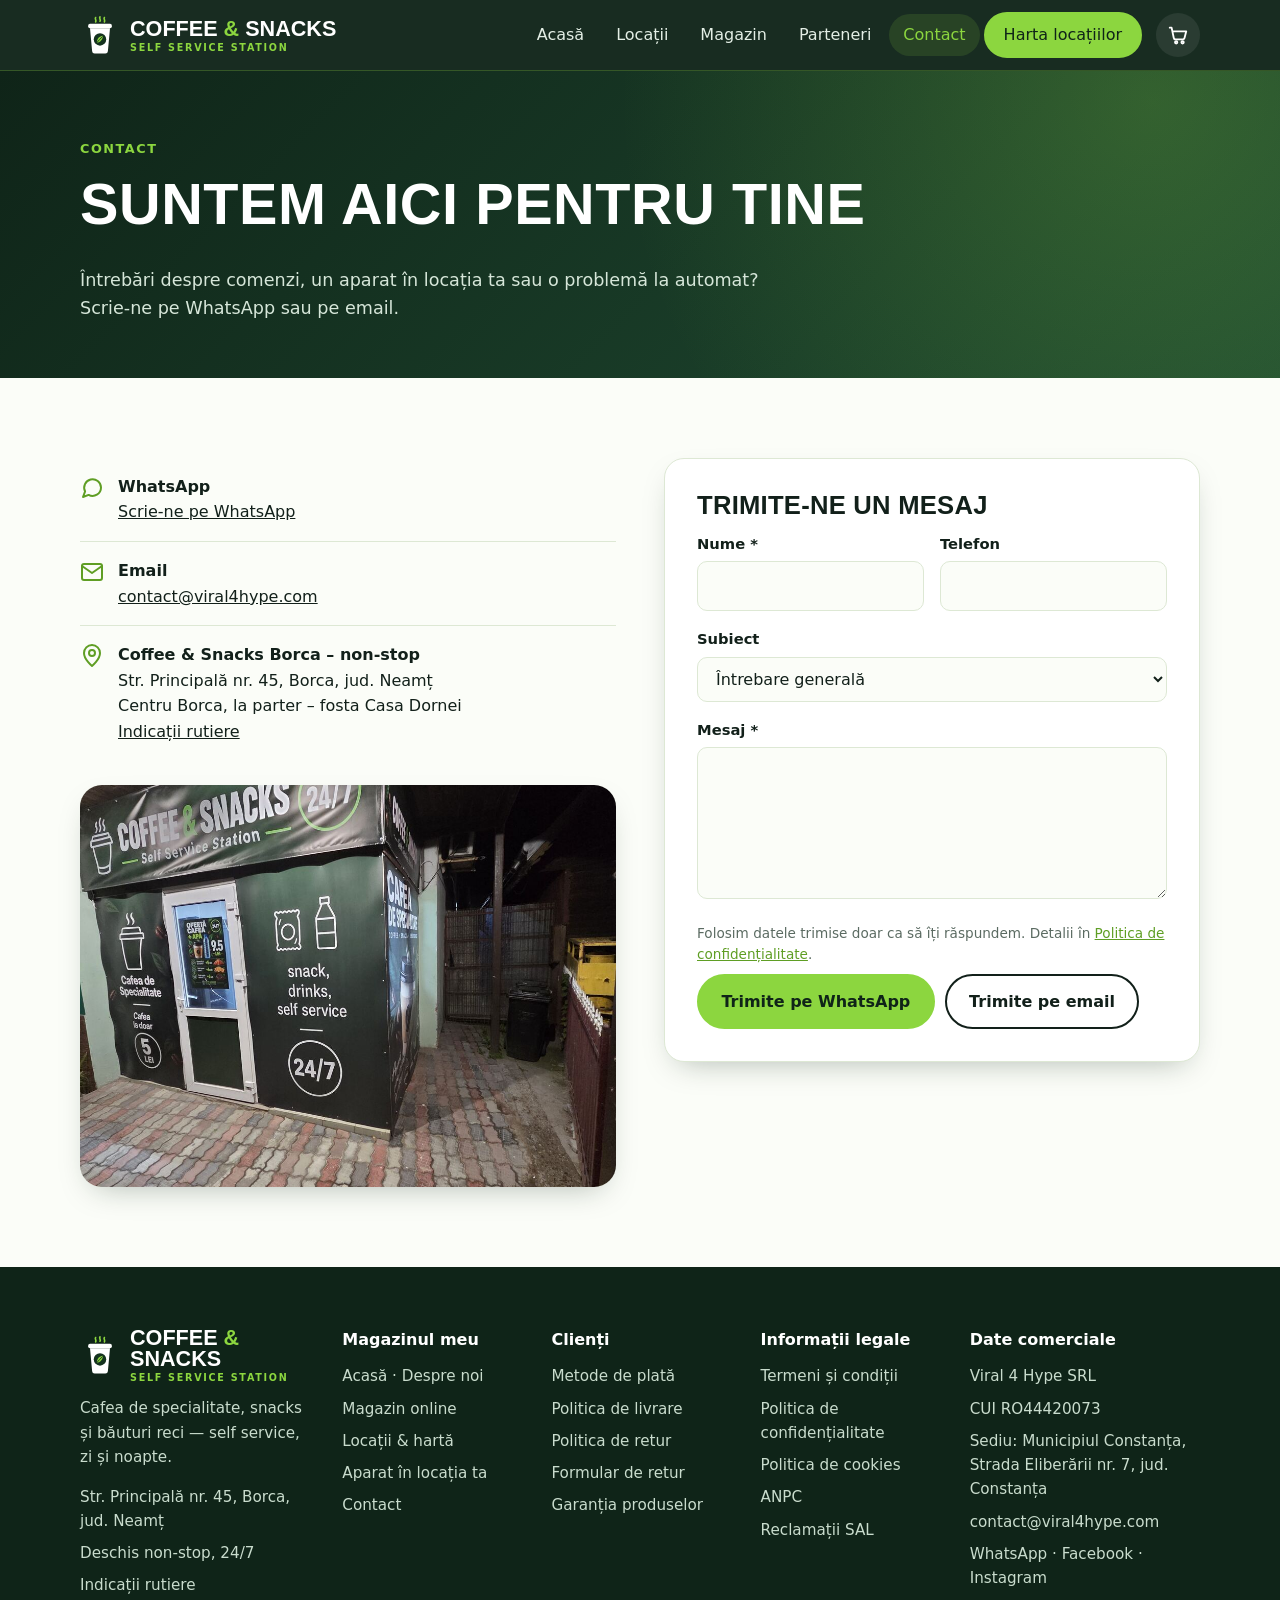
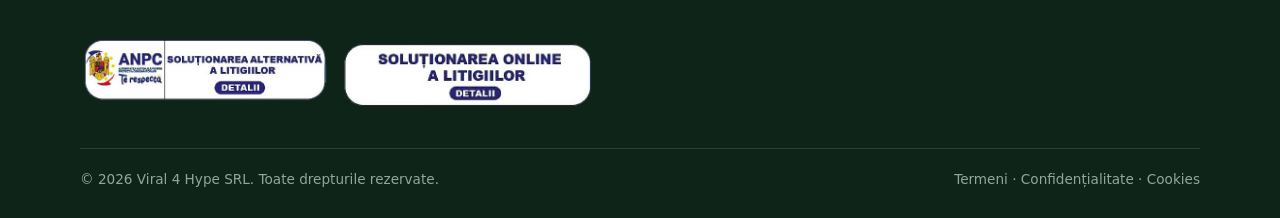
<file: contact.html>
<!doctype html>
<html lang="ro">
<head>
  <meta charset="utf-8">
  <meta http-equiv="Content-Security-Policy" content="default-src 'self'; script-src 'self' https://unpkg.com; style-src 'self' 'unsafe-inline' https://fonts.googleapis.com https://unpkg.com; font-src https://fonts.gstatic.com; img-src 'self' data: https://*.tile.openstreetmap.org https://unpkg.com; connect-src 'self' https://api.emailjs.com; object-src 'none'; base-uri 'self'; form-action 'self'; upgrade-insecure-requests">
  <meta name="referrer" content="strict-origin-when-cross-origin">
  <meta name="viewport" content="width=device-width, initial-scale=1">
  <title>Contact · Coffee &amp; Snacks</title>
  <meta name="description" content="Contactează Coffee & Snacks: WhatsApp, email și adresa stației self service din Borca.">
  <meta property="og:title" content="Contact · Coffee &amp; Snacks">
  <meta property="og:description" content="Contactează Coffee & Snacks: WhatsApp, email și adresa stației self service din Borca.">
  <meta name="theme-color" content="#0f2418">
  <meta property="og:image" content="assets/img/foto/hero.jpg">
  <link rel="icon" href="assets/img/favicon.svg" type="image/svg+xml">
  <link rel="preconnect" href="https://fonts.googleapis.com">
  <link rel="preconnect" href="https://fonts.gstatic.com" crossorigin>
  <link href="https://fonts.googleapis.com/css2?family=Caveat:wght@600;700&family=Inter:wght@400;500;600;700&family=Oswald:wght@500;600;700&display=swap" rel="stylesheet">
  <link rel="stylesheet" href="assets/css/style.css">
</head>
<body>
  <a class="skip-link" href="#main">Sari la conținut</a>
  <header class="site-header">
    <div class="container header-inner">
      <a class="logo" href="index.html" aria-label="Coffee &amp; Snacks – acasă"><img src="assets/img/logo.svg" alt="" width="40" height="40"><span>Coffee <span class="amp">&amp;</span> Snacks<small>SELF SERVICE STATION</small></span></a>
      <button class="nav-toggle" type="button" aria-expanded="false" aria-controls="site-nav" aria-label="Meniu">
        <svg width="26" height="26" viewBox="0 0 24 24" fill="none" stroke="currentColor" stroke-width="2" stroke-linecap="round"><path d="M4 7h16M4 12h16M4 17h16"/></svg>
      </button>
      <nav class="site-nav" id="site-nav" aria-label="Navigare principală">
        <ul>
          <li><a href="index.html">Acasă</a></li>
          <li><a href="locatii.html">Locații</a></li>
          <li><a href="magazin.html">Magazin</a></li>
          <li><a href="vending.html">Parteneri</a></li>
          <li><a href="contact.html" aria-current="page">Contact</a></li>
          <li><a class="btn" href="locatii.html">Harta locațiilor</a></li>
        </ul>
      </nav>
    </div>
  </header>

  <main id="main">
    <section class="page-hero">
      <div class="container">
        <span class="eyebrow">Contact</span>
        <h1>Suntem aici pentru tine</h1>
        <p>Întrebări despre comenzi, un aparat în locația ta sau o problemă la automat? Scrie-ne pe WhatsApp sau pe email.</p>
      </div>
    </section>

    <section class="section">
      <div class="container split" style="align-items:start">
        <div>
          <ul class="contact-list">
            <li>
              <svg viewBox="0 0 24 24" fill="none" stroke="currentColor" stroke-width="2" stroke-linecap="round" stroke-linejoin="round"><path d="M21 11.5a8.4 8.4 0 0 1-12.4 7.4L3 21l2.1-5.6A8.4 8.4 0 1 1 21 11.5z"/></svg>
              <div><strong>WhatsApp</strong><a data-href="whatsapp" href="#" target="_blank" rel="noopener">Scrie-ne pe WhatsApp</a></div>
            </li>
            <li>
              <svg viewBox="0 0 24 24" fill="none" stroke="currentColor" stroke-width="2" stroke-linecap="round" stroke-linejoin="round"><rect x="2" y="4" width="20" height="16" rx="2"/><path d="M22 6l-10 7L2 6"/></svg>
              <div><strong>Email</strong><a data-href="email" href="#" data-config="email"></a></div>
            </li>
            <li>
              <svg viewBox="0 0 24 24" fill="none" stroke="currentColor" stroke-width="2" stroke-linecap="round" stroke-linejoin="round"><path d="M12 22s8-6.5 8-13a8 8 0 0 0-16 0c0 6.5 8 13 8 13z"/><circle cx="12" cy="9" r="3"/></svg>
              <div><strong>Coffee &amp; Snacks Borca – non-stop</strong><span data-config="shop.address"></span><br><span data-config="shop.landmark"></span><br><a data-href="map" href="#" target="_blank" rel="noopener">Indicații rutiere</a></div>
            </li>
          </ul>
          <div class="photo" style="aspect-ratio:4/3;margin-top:24px">
            <img src="assets/img/foto/exterior-lateral.jpg" alt="Stația Coffee &amp; Snacks din Borca, vedere laterală" loading="lazy">
          </div>
        </div>

        <form class="form" data-mail-form="Mesaj de pe site Coffee & Snacks" novalidate>
          <h2 style="font-size:1.6rem">Trimite-ne un mesaj</h2>
          <div class="form-row">
            <div class="field">
              <label for="c-name">Nume *</label>
              <input id="c-name" name="nume" required autocomplete="name">
            </div>
            <div class="field">
              <label for="c-phone">Telefon</label>
              <input id="c-phone" name="telefon" type="tel" autocomplete="tel">
            </div>
          </div>
          <div class="field">
            <label for="c-subject">Subiect</label>
            <select id="c-subject" name="subiect">
              <option>Întrebare generală</option>
              <option>Comandă din magazin</option>
              <option>Aparat în locația mea</option>
              <option>Problemă la un aparat</option>
            </select>
          </div>
          <div class="field">
            <label for="c-msg">Mesaj *</label>
            <textarea id="c-msg" name="mesaj" rows="5" required></textarea>
          </div>
          <p class="fine">Folosim datele trimise doar ca să îți răspundem. Detalii în <a href="politica-de-confidentialitate.html">Politica de confidențialitate</a>.</p>
          <div class="form-actions">
            <button class="btn" type="submit" data-via="whatsapp">Trimite pe WhatsApp</button>
            <button class="btn btn-ghost" type="submit" data-via="email">Trimite pe email</button>
          </div>
          <p class="form-ok" hidden>Mulțumim! Se deschide aplicația pentru a trimite mesajul.</p>
        </form>
      </div>
    </section>
  </main>

  <footer class="site-footer">
    <div class="container">
      <div class="footer-grid">
        <div>
          <a class="logo" href="index.html" aria-label="Coffee &amp; Snacks – acasă"><img src="assets/img/logo.svg" alt="" width="40" height="40"><span>Coffee <span class="amp">&amp;</span> Snacks<small>SELF SERVICE STATION</small></span></a>
          <p style="margin-top:14px">Cafea de specialitate, snacks și băuturi reci — self service, zi și noapte.</p>
          <ul>
            <li data-config="shop.address"></li>
            <li data-config="shop.hours"></li>
            <li><a data-href="map" href="#" target="_blank" rel="noopener">Indicații rutiere</a></li>
          </ul>
        </div>
        <div>
          <h4>Magazinul meu</h4>
          <ul>
            <li><a href="index.html">Acasă · Despre noi</a></li>
            <li><a href="magazin.html">Magazin online</a></li>
            <li><a href="locatii.html">Locații &amp; hartă</a></li>
            <li><a href="vending.html">Aparat în locația ta</a></li>
            <li><a href="contact.html">Contact</a></li>
          </ul>
        </div>
        <div>
          <h4>Clienți</h4>
          <ul>
            <li><a href="metode-de-plata.html">Metode de plată</a></li>
            <li><a href="politica-de-livrare.html">Politica de livrare</a></li>
            <li><a href="politica-de-retur.html">Politica de retur</a></li>
            <li><a href="formular-de-retur.html">Formular de retur</a></li>
            <li><a href="garantia-produselor.html">Garanția produselor</a></li>
          </ul>
        </div>
        <div>
          <h4>Informații legale</h4>
          <ul>
            <li><a href="termeni-si-conditii.html">Termeni și condiții</a></li>
            <li><a href="politica-de-confidentialitate.html">Politica de confidențialitate</a></li>
            <li><a href="politica-cookies.html">Politica de cookies</a></li>
            <li><a href="https://anpc.ro" target="_blank" rel="noopener">ANPC</a></li>
            <li><a href="https://reclamatiisal.anpc.ro/" target="_blank" rel="noopener">Reclamații SAL</a></li>
          </ul>
        </div>
        <div>
          <h4>Date comerciale</h4>
          <ul>
            <li data-config="companyName"></li>
            <li data-if-config="regCom">Nr. Reg. Com. <span data-config="regCom"></span></li>
            <li>CUI <span data-config="cui"></span></li>
            <li data-if-config="registeredOffice">Sediu: <span data-config="registeredOffice"></span></li>
            <li><a data-href="email" href="#" data-config="email"></a></li>
            <li><a data-href="whatsapp" href="#" target="_blank" rel="noopener">WhatsApp</a> · <a data-href="social.facebook" href="#" target="_blank" rel="noopener">Facebook</a> · <a data-href="social.instagram" href="#" target="_blank" rel="noopener">Instagram</a></li>
          </ul>
        </div>
      </div>
      <div class="footer-badges">
        <a href="https://reclamatiisal.anpc.ro/" target="_blank" rel="noopener"><img src="assets/img/anpc-sal.png" alt="ANPC – Soluționarea alternativă a litigiilor" width="250" height="64" loading="lazy"></a>
        <a href="https://ec.europa.eu/consumers/odr" target="_blank" rel="noopener"><img src="assets/img/anpc-sol.png" alt="Soluționarea online a litigiilor" width="250" height="70" loading="lazy"></a>
      </div>
      <div class="footer-bottom">
        <span>© <span data-year></span> <span data-config="companyName"></span>. Toate drepturile rezervate.</span>
        <span><a href="termeni-si-conditii.html">Termeni</a> · <a href="politica-de-confidentialitate.html">Confidențialitate</a> · <a href="politica-cookies.html">Cookies</a></span>
      </div>
    </div>
  </footer>

  <script src="assets/js/config.js"></script>
  <script src="assets/js/main.js"></script>
</body>
</html>
</file>
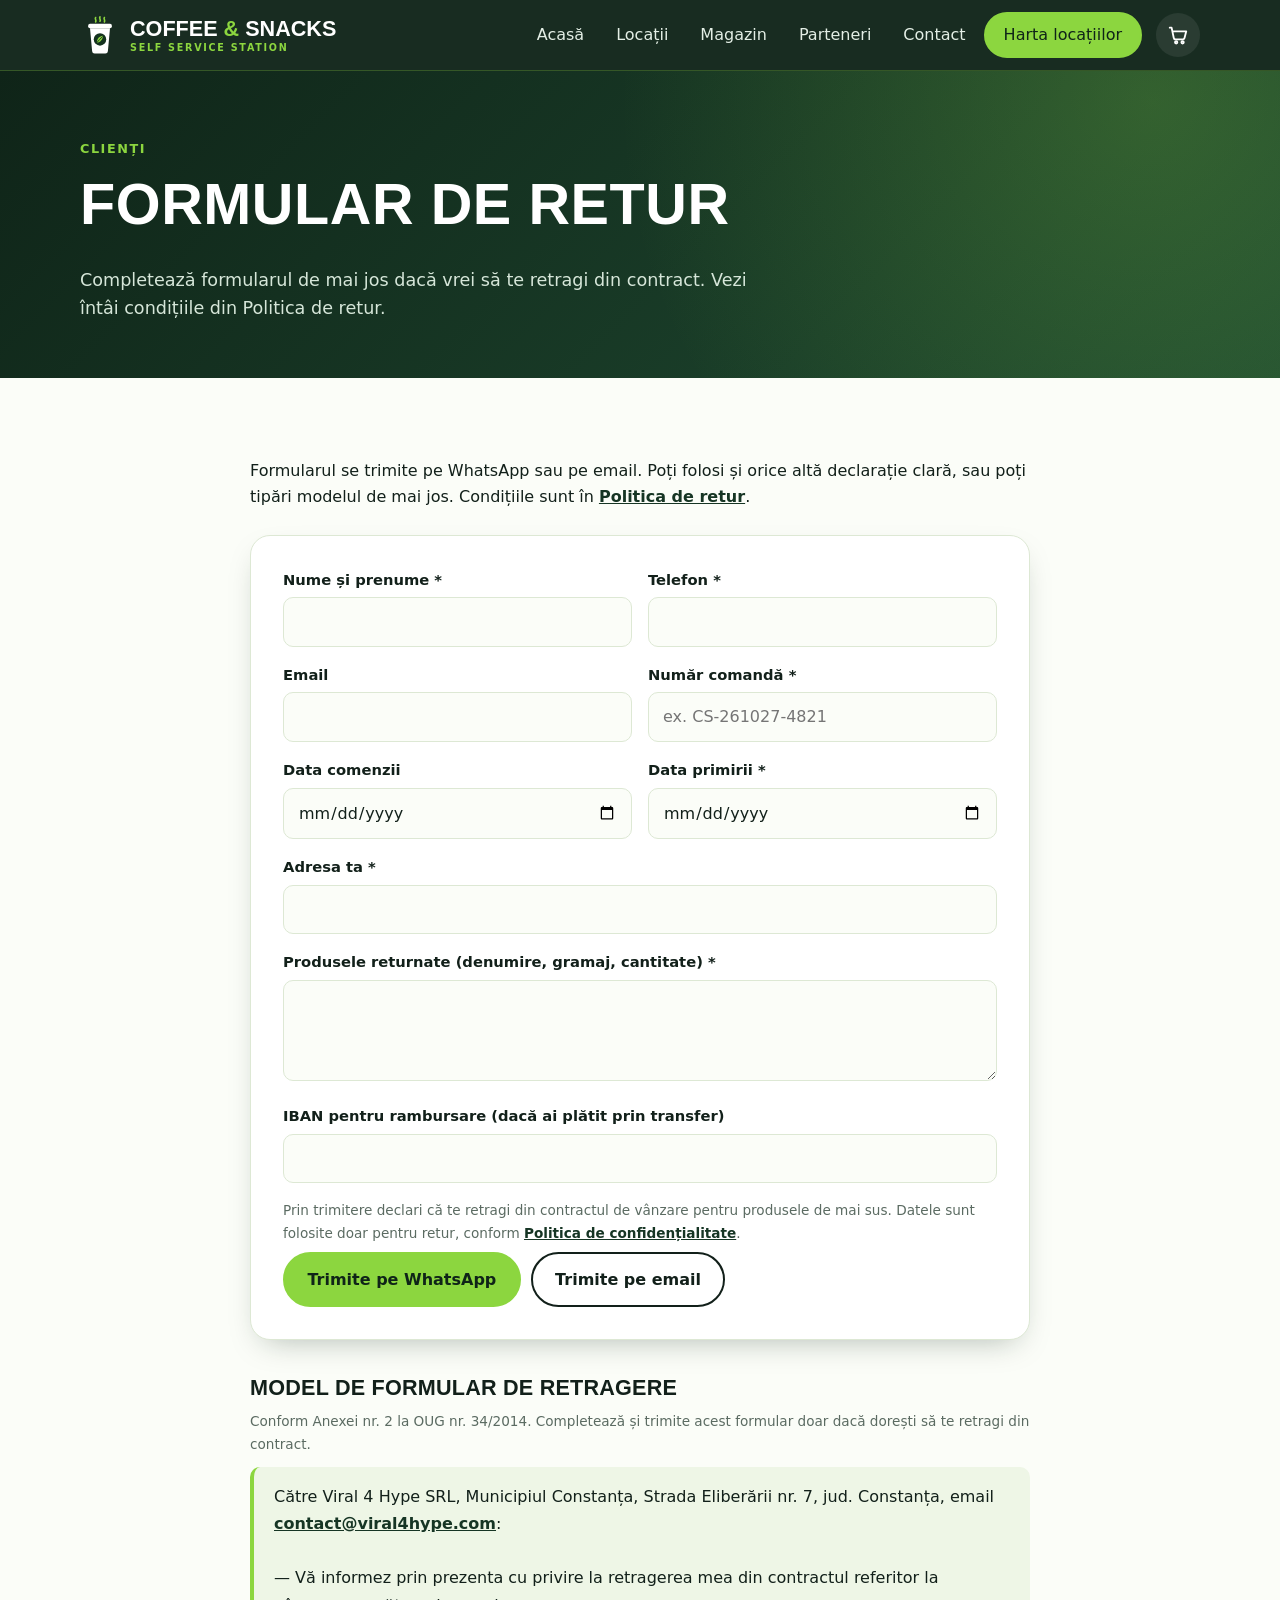
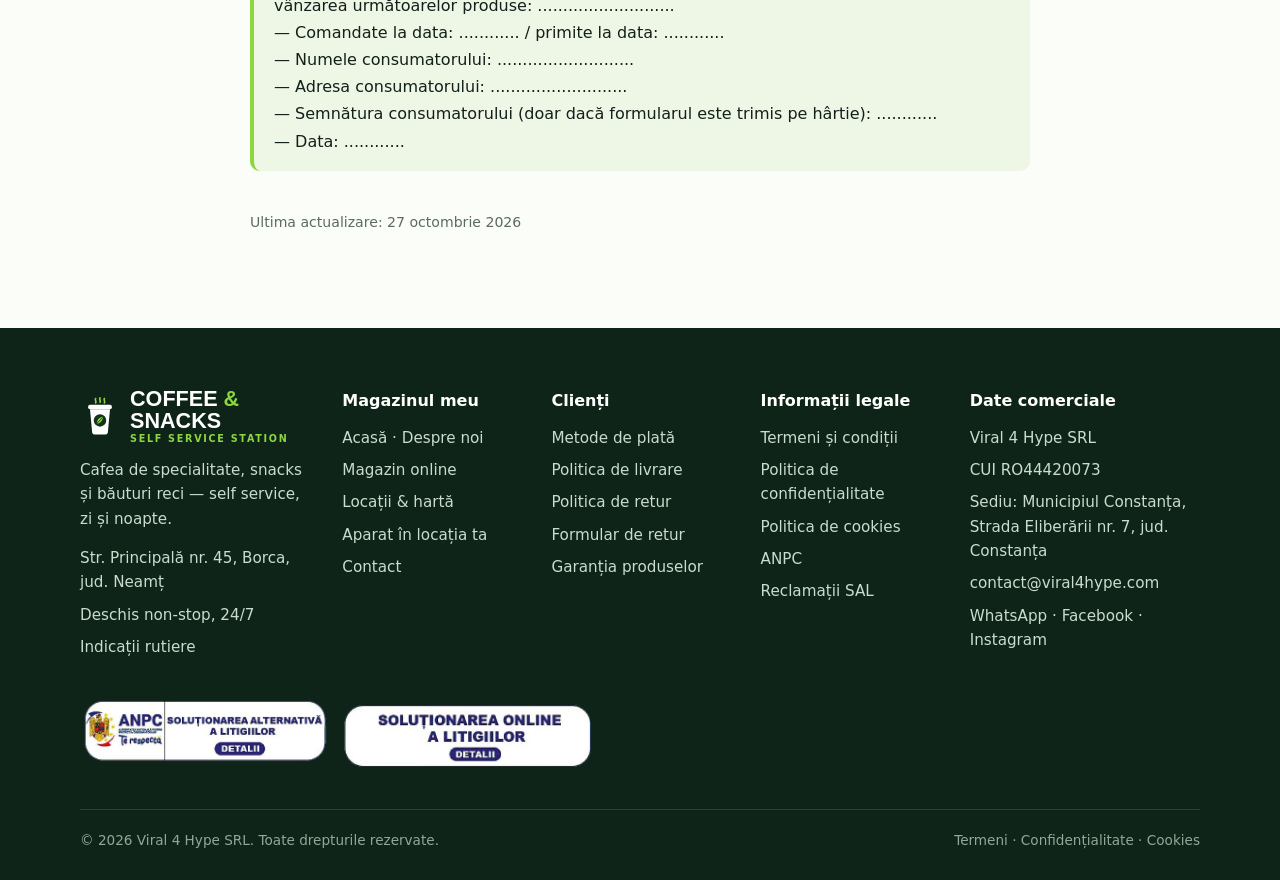
<file: formular-de-retur.html>
<!doctype html>
<html lang="ro">
<head>
  <meta charset="utf-8">
  <meta http-equiv="Content-Security-Policy" content="default-src 'self'; script-src 'self' https://unpkg.com; style-src 'self' 'unsafe-inline' https://fonts.googleapis.com https://unpkg.com; font-src https://fonts.gstatic.com; img-src 'self' data: https://*.tile.openstreetmap.org https://unpkg.com; connect-src 'self' https://api.emailjs.com; object-src 'none'; base-uri 'self'; form-action 'self'; upgrade-insecure-requests">
  <meta name="referrer" content="strict-origin-when-cross-origin">
  <meta name="viewport" content="width=device-width, initial-scale=1">
  <title>Formular de retur · Coffee &amp; Snacks</title>
  <meta name="description" content="Formularul de retragere din contract pentru comenzile Coffee & Snacks.">
  <meta property="og:title" content="Formular de retur · Coffee &amp; Snacks">
  <meta property="og:description" content="Formularul de retragere din contract pentru comenzile Coffee & Snacks.">
  <meta name="theme-color" content="#0f2418">
  <meta property="og:image" content="assets/img/foto/hero.jpg">
  <link rel="icon" href="assets/img/favicon.svg" type="image/svg+xml">
  <link rel="preconnect" href="https://fonts.googleapis.com">
  <link rel="preconnect" href="https://fonts.gstatic.com" crossorigin>
  <link href="https://fonts.googleapis.com/css2?family=Caveat:wght@600;700&family=Inter:wght@400;500;600;700&family=Oswald:wght@500;600;700&display=swap" rel="stylesheet">
  <link rel="stylesheet" href="assets/css/style.css">
</head>
<body>
  <a class="skip-link" href="#main">Sari la conținut</a>
  <header class="site-header">
    <div class="container header-inner">
      <a class="logo" href="index.html" aria-label="Coffee &amp; Snacks – acasă"><img src="assets/img/logo.svg" alt="" width="40" height="40"><span>Coffee <span class="amp">&amp;</span> Snacks<small>SELF SERVICE STATION</small></span></a>
      <button class="nav-toggle" type="button" aria-expanded="false" aria-controls="site-nav" aria-label="Meniu">
        <svg width="26" height="26" viewBox="0 0 24 24" fill="none" stroke="currentColor" stroke-width="2" stroke-linecap="round"><path d="M4 7h16M4 12h16M4 17h16"/></svg>
      </button>
      <nav class="site-nav" id="site-nav" aria-label="Navigare principală">
        <ul>
          <li><a href="index.html">Acasă</a></li>
          <li><a href="locatii.html">Locații</a></li>
          <li><a href="magazin.html">Magazin</a></li>
          <li><a href="vending.html">Parteneri</a></li>
          <li><a href="contact.html">Contact</a></li>
          <li><a class="btn" href="locatii.html">Harta locațiilor</a></li>
        </ul>
      </nav>
    </div>
  </header>

  <main id="main">
    <section class="page-hero">
      <div class="container">
        <span class="eyebrow">Clienți</span>
        <h1>Formular de retur</h1>
        <p>Completează formularul de mai jos dacă vrei să te retragi din contract. Vezi întâi condițiile din Politica de retur.</p>
      </div>
    </section>

    <section class="section">
      <div class="container prose">
<p>Formularul se trimite pe WhatsApp sau pe email. Poți folosi și orice altă declarație clară, sau poți tipări modelul de mai jos. Condițiile sunt în <a href="politica-de-retur.html">Politica de retur</a>.</p>

        <form class="form" data-mail-form="Formular de retragere din contract" novalidate>
          <div class="form-row">
            <div class="field">
              <label for="r-name">Nume și prenume *</label>
              <input id="r-name" name="nume" required autocomplete="name">
            </div>
            <div class="field">
              <label for="r-phone">Telefon *</label>
              <input id="r-phone" name="telefon" type="tel" required autocomplete="tel">
            </div>
          </div>
          <div class="form-row">
            <div class="field">
              <label for="r-email">Email</label>
              <input id="r-email" name="email" type="email" autocomplete="email">
            </div>
            <div class="field">
              <label for="r-order">Număr comandă *</label>
              <input id="r-order" name="comanda" required placeholder="ex. CS-261027-4821">
            </div>
          </div>
          <div class="form-row">
            <div class="field">
              <label for="r-ordered">Data comenzii</label>
              <input id="r-ordered" name="data_comenzii" type="date">
            </div>
            <div class="field">
              <label for="r-received">Data primirii *</label>
              <input id="r-received" name="data_primirii" type="date" required>
            </div>
          </div>
          <div class="field">
            <label for="r-address">Adresa ta *</label>
            <input id="r-address" name="adresa" required autocomplete="street-address">
          </div>
          <div class="field">
            <label for="r-products">Produsele returnate (denumire, gramaj, cantitate) *</label>
            <textarea id="r-products" name="produse" rows="3" required></textarea>
          </div>
          <div class="field">
            <label for="r-iban">IBAN pentru rambursare (dacă ai plătit prin transfer)</label>
            <input id="r-iban" name="iban">
          </div>
          <input type="hidden" name="declaratie" data-label="Declarație" value="Vă informez prin prezenta cu privire la retragerea mea din contractul referitor la vânzarea produselor de mai sus.">
          <p class="fine">Prin trimitere declari că te retragi din contractul de vânzare pentru produsele de mai sus. Datele sunt folosite doar pentru retur, conform <a href="politica-de-confidentialitate.html">Politica de confidențialitate</a>.</p>
          <div class="form-actions">
            <button class="btn" type="submit" data-via="whatsapp">Trimite pe WhatsApp</button>
            <button class="btn btn-ghost" type="submit" data-via="email">Trimite pe email</button>
          </div>
          <p class="form-ok" hidden>Mulțumim! Se deschide aplicația pentru a trimite formularul.</p>
        </form>

        <h2>Model de formular de retragere</h2>
        <p class="fine">Conform Anexei nr. 2 la OUG nr. 34/2014. Completează și trimite acest formular doar dacă dorești să te retragi din contract.</p>
        <div class="company-box">
          Către <span data-config="companyName"></span>, <span data-if-config="registeredOffice"><span data-config="registeredOffice"></span>, </span>email <a data-href="email" href="#" data-config="email"></a>:<br><br>
          — Vă informez prin prezenta cu privire la retragerea mea din contractul referitor la vânzarea următoarelor produse: ...........................<br>
          — Comandate la data: ............ / primite la data: ............<br>
          — Numele consumatorului: ...........................<br>
          — Adresa consumatorului: ...........................<br>
          — Semnătura consumatorului (doar dacă formularul este trimis pe hârtie): ............<br>
          — Data: ............
        </div>
        <p class="updated">Ultima actualizare: 27 octombrie 2026</p>
      </div>
    </section>
  </main>

  <footer class="site-footer">
    <div class="container">
      <div class="footer-grid">
        <div>
          <a class="logo" href="index.html" aria-label="Coffee &amp; Snacks – acasă"><img src="assets/img/logo.svg" alt="" width="40" height="40"><span>Coffee <span class="amp">&amp;</span> Snacks<small>SELF SERVICE STATION</small></span></a>
          <p style="margin-top:14px">Cafea de specialitate, snacks și băuturi reci — self service, zi și noapte.</p>
          <ul>
            <li data-config="shop.address"></li>
            <li data-config="shop.hours"></li>
            <li><a data-href="map" href="#" target="_blank" rel="noopener">Indicații rutiere</a></li>
          </ul>
        </div>
        <div>
          <h4>Magazinul meu</h4>
          <ul>
            <li><a href="index.html">Acasă · Despre noi</a></li>
            <li><a href="magazin.html">Magazin online</a></li>
            <li><a href="locatii.html">Locații &amp; hartă</a></li>
            <li><a href="vending.html">Aparat în locația ta</a></li>
            <li><a href="contact.html">Contact</a></li>
          </ul>
        </div>
        <div>
          <h4>Clienți</h4>
          <ul>
            <li><a href="metode-de-plata.html">Metode de plată</a></li>
            <li><a href="politica-de-livrare.html">Politica de livrare</a></li>
            <li><a href="politica-de-retur.html">Politica de retur</a></li>
            <li><a href="formular-de-retur.html">Formular de retur</a></li>
            <li><a href="garantia-produselor.html">Garanția produselor</a></li>
          </ul>
        </div>
        <div>
          <h4>Informații legale</h4>
          <ul>
            <li><a href="termeni-si-conditii.html">Termeni și condiții</a></li>
            <li><a href="politica-de-confidentialitate.html">Politica de confidențialitate</a></li>
            <li><a href="politica-cookies.html">Politica de cookies</a></li>
            <li><a href="https://anpc.ro" target="_blank" rel="noopener">ANPC</a></li>
            <li><a href="https://reclamatiisal.anpc.ro/" target="_blank" rel="noopener">Reclamații SAL</a></li>
          </ul>
        </div>
        <div>
          <h4>Date comerciale</h4>
          <ul>
            <li data-config="companyName"></li>
            <li data-if-config="regCom">Nr. Reg. Com. <span data-config="regCom"></span></li>
            <li>CUI <span data-config="cui"></span></li>
            <li data-if-config="registeredOffice">Sediu: <span data-config="registeredOffice"></span></li>
            <li><a data-href="email" href="#" data-config="email"></a></li>
            <li><a data-href="whatsapp" href="#" target="_blank" rel="noopener">WhatsApp</a> · <a data-href="social.facebook" href="#" target="_blank" rel="noopener">Facebook</a> · <a data-href="social.instagram" href="#" target="_blank" rel="noopener">Instagram</a></li>
          </ul>
        </div>
      </div>
      <div class="footer-badges">
        <a href="https://reclamatiisal.anpc.ro/" target="_blank" rel="noopener"><img src="assets/img/anpc-sal.png" alt="ANPC – Soluționarea alternativă a litigiilor" width="250" height="64" loading="lazy"></a>
        <a href="https://ec.europa.eu/consumers/odr" target="_blank" rel="noopener"><img src="assets/img/anpc-sol.png" alt="Soluționarea online a litigiilor" width="250" height="70" loading="lazy"></a>
      </div>
      <div class="footer-bottom">
        <span>© <span data-year></span> <span data-config="companyName"></span>. Toate drepturile rezervate.</span>
        <span><a href="termeni-si-conditii.html">Termeni</a> · <a href="politica-de-confidentialitate.html">Confidențialitate</a> · <a href="politica-cookies.html">Cookies</a></span>
      </div>
    </div>
  </footer>

  <script src="assets/js/config.js"></script>
  <script src="assets/js/main.js"></script>
</body>
</html>
</file>
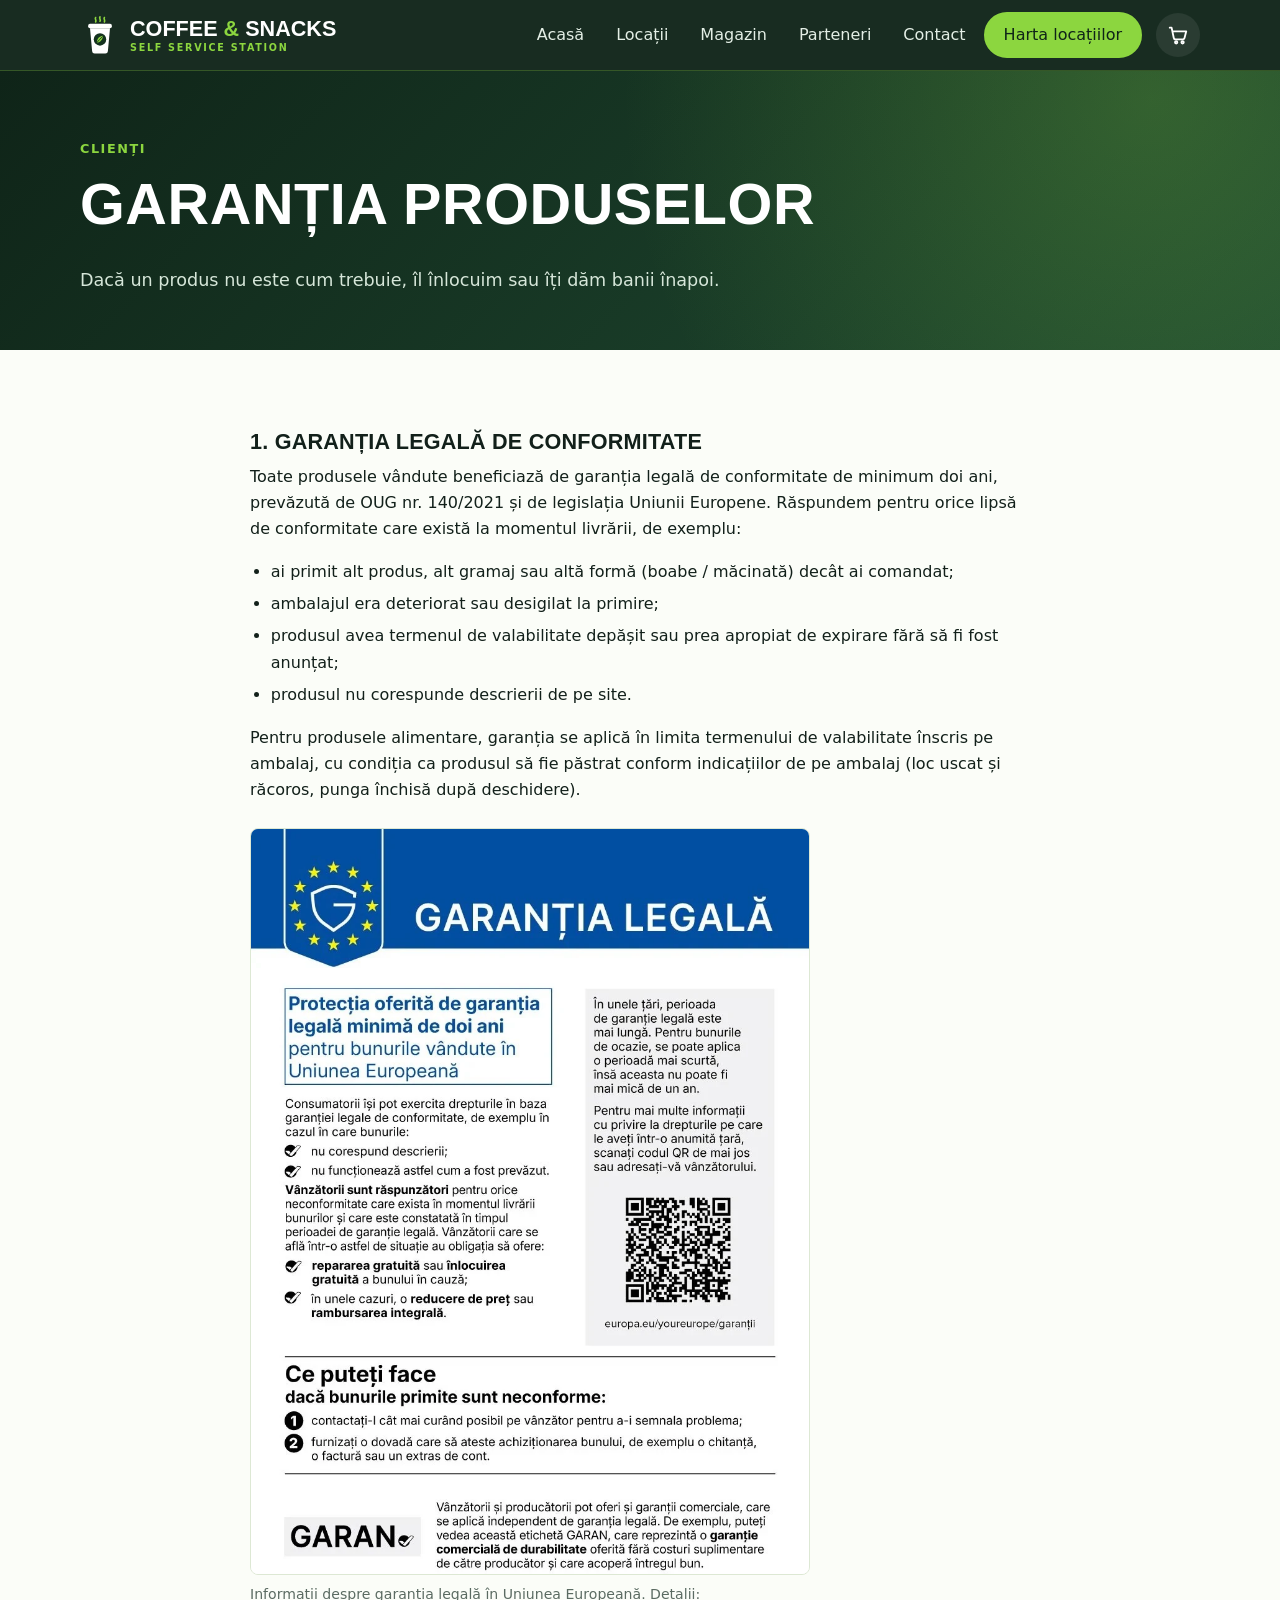
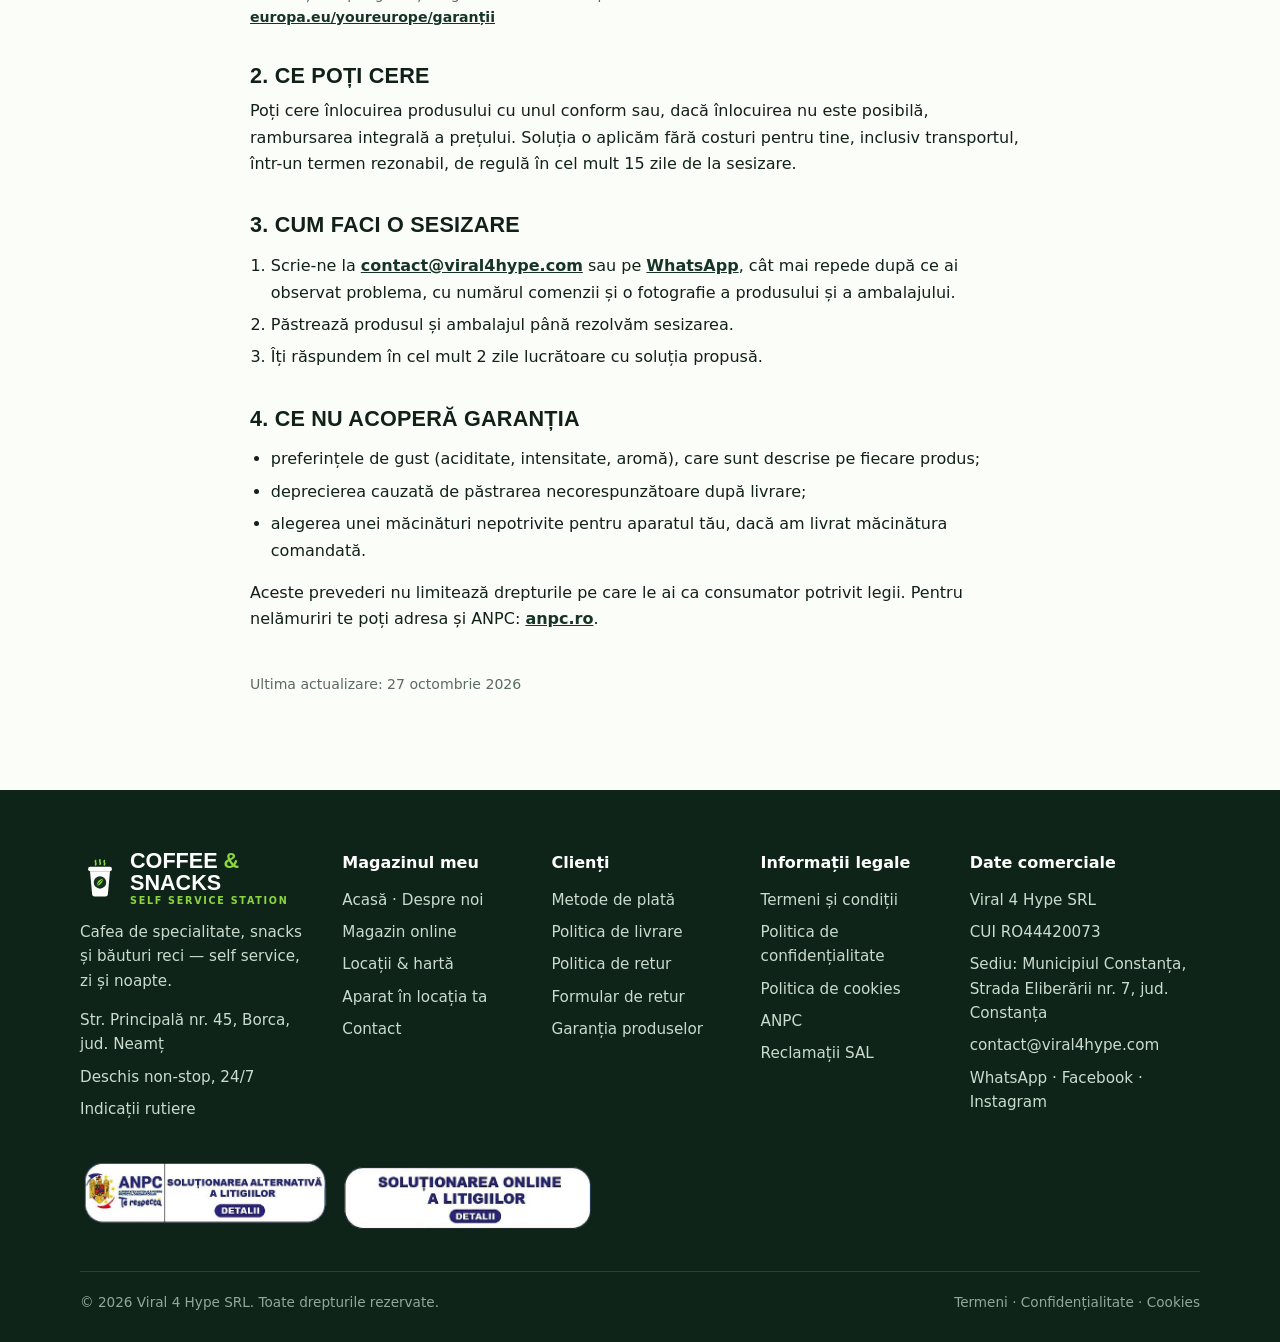
<file: garantia-produselor.html>
<!doctype html>
<html lang="ro">
<head>
  <meta charset="utf-8">
  <meta http-equiv="Content-Security-Policy" content="default-src 'self'; script-src 'self' https://unpkg.com; style-src 'self' 'unsafe-inline' https://fonts.googleapis.com https://unpkg.com; font-src https://fonts.gstatic.com; img-src 'self' data: https://*.tile.openstreetmap.org https://unpkg.com; connect-src 'self' https://api.emailjs.com; object-src 'none'; base-uri 'self'; form-action 'self'; upgrade-insecure-requests">
  <meta name="referrer" content="strict-origin-when-cross-origin">
  <meta name="viewport" content="width=device-width, initial-scale=1">
  <title>Garanția produselor · Coffee &amp; Snacks</title>
  <meta name="description" content="Garanția de conformitate pentru produsele cumpărate de la Coffee & Snacks.">
  <meta property="og:title" content="Garanția produselor · Coffee &amp; Snacks">
  <meta property="og:description" content="Garanția de conformitate pentru produsele cumpărate de la Coffee & Snacks.">
  <meta name="theme-color" content="#0f2418">
  <meta property="og:image" content="assets/img/foto/hero.jpg">
  <link rel="icon" href="assets/img/favicon.svg" type="image/svg+xml">
  <link rel="preconnect" href="https://fonts.googleapis.com">
  <link rel="preconnect" href="https://fonts.gstatic.com" crossorigin>
  <link href="https://fonts.googleapis.com/css2?family=Caveat:wght@600;700&family=Inter:wght@400;500;600;700&family=Oswald:wght@500;600;700&display=swap" rel="stylesheet">
  <link rel="stylesheet" href="assets/css/style.css">
</head>
<body>
  <a class="skip-link" href="#main">Sari la conținut</a>
  <header class="site-header">
    <div class="container header-inner">
      <a class="logo" href="index.html" aria-label="Coffee &amp; Snacks – acasă"><img src="assets/img/logo.svg" alt="" width="40" height="40"><span>Coffee <span class="amp">&amp;</span> Snacks<small>SELF SERVICE STATION</small></span></a>
      <button class="nav-toggle" type="button" aria-expanded="false" aria-controls="site-nav" aria-label="Meniu">
        <svg width="26" height="26" viewBox="0 0 24 24" fill="none" stroke="currentColor" stroke-width="2" stroke-linecap="round"><path d="M4 7h16M4 12h16M4 17h16"/></svg>
      </button>
      <nav class="site-nav" id="site-nav" aria-label="Navigare principală">
        <ul>
          <li><a href="index.html">Acasă</a></li>
          <li><a href="locatii.html">Locații</a></li>
          <li><a href="magazin.html">Magazin</a></li>
          <li><a href="vending.html">Parteneri</a></li>
          <li><a href="contact.html">Contact</a></li>
          <li><a class="btn" href="locatii.html">Harta locațiilor</a></li>
        </ul>
      </nav>
    </div>
  </header>

  <main id="main">
    <section class="page-hero">
      <div class="container">
        <span class="eyebrow">Clienți</span>
        <h1>Garanția produselor</h1>
        <p>Dacă un produs nu este cum trebuie, îl înlocuim sau îți dăm banii înapoi.</p>
      </div>
    </section>

    <section class="section">
      <div class="container prose">
<h2>1. Garanția legală de conformitate</h2>
        <p>Toate produsele vândute beneficiază de garanția legală de conformitate de minimum doi ani, prevăzută de OUG nr. 140/2021 și de legislația Uniunii Europene. Răspundem pentru orice lipsă de conformitate care există la momentul livrării, de exemplu:</p>
        <ul>
          <li>ai primit alt produs, alt gramaj sau altă formă (boabe / măcinată) decât ai comandat;</li>
          <li>ambalajul era deteriorat sau desigilat la primire;</li>
          <li>produsul avea termenul de valabilitate depășit sau prea apropiat de expirare fără să fi fost anunțat;</li>
          <li>produsul nu corespunde descrierii de pe site.</li>
        </ul>
        <p>Pentru produsele alimentare, garanția se aplică în limita termenului de valabilitate înscris pe ambalaj, cu condiția ca produsul să fie păstrat conform indicațiilor de pe ambalaj (loc uscat și răcoros, punga închisă după deschidere).</p>

        <figure class="legal-notice">
          <img src="assets/img/garantia-legala-ue.webp" width="898" height="1200" loading="lazy" alt="Notificarea UE „Garanția legală”: protecția oferită de garanția legală minimă de doi ani pentru bunurile vândute în Uniunea Europeană. Consumatorii își pot exercita drepturile dacă bunurile nu corespund descrierii sau nu funcționează cum a fost prevăzut. Vânzătorii răspund pentru orice neconformitate existentă la livrare și constatată în perioada de garanție legală și trebuie să ofere reparare sau înlocuire gratuită, iar în unele cazuri reducere de preț sau rambursare integrală. Dacă bunurile sunt neconforme: contactați vânzătorul cât mai curând și furnizați o dovadă a cumpărării (chitanță, factură sau extras de cont). Producătorii pot oferi și garanții comerciale, separate de garanția legală.">
          <figcaption>Informații despre garanția legală în Uniunea Europeană. Detalii: <a href="https://europa.eu/youreurope/garantii" target="_blank" rel="noopener">europa.eu/youreurope/garanții</a></figcaption>
        </figure>

        <h2>2. Ce poți cere</h2>
        <p>Poți cere înlocuirea produsului cu unul conform sau, dacă înlocuirea nu este posibilă, rambursarea integrală a prețului. Soluția o aplicăm fără costuri pentru tine, inclusiv transportul, într-un termen rezonabil, de regulă în cel mult 15 zile de la sesizare.</p>

        <h2>3. Cum faci o sesizare</h2>
        <ol>
          <li>Scrie-ne la <a data-href="email" href="#" data-config="email"></a> sau pe <a data-href="whatsapp" href="#" target="_blank" rel="noopener">WhatsApp</a>, cât mai repede după ce ai observat problema, cu numărul comenzii și o fotografie a produsului și a ambalajului.</li>
          <li>Păstrează produsul și ambalajul până rezolvăm sesizarea.</li>
          <li>Îți răspundem în cel mult 2 zile lucrătoare cu soluția propusă.</li>
        </ol>

        <h2>4. Ce nu acoperă garanția</h2>
        <ul>
          <li>preferințele de gust (aciditate, intensitate, aromă), care sunt descrise pe fiecare produs;</li>
          <li>deprecierea cauzată de păstrarea necorespunzătoare după livrare;</li>
          <li>alegerea unei măcinături nepotrivite pentru aparatul tău, dacă am livrat măcinătura comandată.</li>
        </ul>
        <p>Aceste prevederi nu limitează drepturile pe care le ai ca consumator potrivit legii. Pentru nelămuriri te poți adresa și ANPC: <a href="https://anpc.ro" target="_blank" rel="noopener">anpc.ro</a>.</p>
        <p class="updated">Ultima actualizare: 27 octombrie 2026</p>
      </div>
    </section>
  </main>

  <footer class="site-footer">
    <div class="container">
      <div class="footer-grid">
        <div>
          <a class="logo" href="index.html" aria-label="Coffee &amp; Snacks – acasă"><img src="assets/img/logo.svg" alt="" width="40" height="40"><span>Coffee <span class="amp">&amp;</span> Snacks<small>SELF SERVICE STATION</small></span></a>
          <p style="margin-top:14px">Cafea de specialitate, snacks și băuturi reci — self service, zi și noapte.</p>
          <ul>
            <li data-config="shop.address"></li>
            <li data-config="shop.hours"></li>
            <li><a data-href="map" href="#" target="_blank" rel="noopener">Indicații rutiere</a></li>
          </ul>
        </div>
        <div>
          <h4>Magazinul meu</h4>
          <ul>
            <li><a href="index.html">Acasă · Despre noi</a></li>
            <li><a href="magazin.html">Magazin online</a></li>
            <li><a href="locatii.html">Locații &amp; hartă</a></li>
            <li><a href="vending.html">Aparat în locația ta</a></li>
            <li><a href="contact.html">Contact</a></li>
          </ul>
        </div>
        <div>
          <h4>Clienți</h4>
          <ul>
            <li><a href="metode-de-plata.html">Metode de plată</a></li>
            <li><a href="politica-de-livrare.html">Politica de livrare</a></li>
            <li><a href="politica-de-retur.html">Politica de retur</a></li>
            <li><a href="formular-de-retur.html">Formular de retur</a></li>
            <li><a href="garantia-produselor.html">Garanția produselor</a></li>
          </ul>
        </div>
        <div>
          <h4>Informații legale</h4>
          <ul>
            <li><a href="termeni-si-conditii.html">Termeni și condiții</a></li>
            <li><a href="politica-de-confidentialitate.html">Politica de confidențialitate</a></li>
            <li><a href="politica-cookies.html">Politica de cookies</a></li>
            <li><a href="https://anpc.ro" target="_blank" rel="noopener">ANPC</a></li>
            <li><a href="https://reclamatiisal.anpc.ro/" target="_blank" rel="noopener">Reclamații SAL</a></li>
          </ul>
        </div>
        <div>
          <h4>Date comerciale</h4>
          <ul>
            <li data-config="companyName"></li>
            <li data-if-config="regCom">Nr. Reg. Com. <span data-config="regCom"></span></li>
            <li>CUI <span data-config="cui"></span></li>
            <li data-if-config="registeredOffice">Sediu: <span data-config="registeredOffice"></span></li>
            <li><a data-href="email" href="#" data-config="email"></a></li>
            <li><a data-href="whatsapp" href="#" target="_blank" rel="noopener">WhatsApp</a> · <a data-href="social.facebook" href="#" target="_blank" rel="noopener">Facebook</a> · <a data-href="social.instagram" href="#" target="_blank" rel="noopener">Instagram</a></li>
          </ul>
        </div>
      </div>
      <div class="footer-badges">
        <a href="https://reclamatiisal.anpc.ro/" target="_blank" rel="noopener"><img src="assets/img/anpc-sal.png" alt="ANPC – Soluționarea alternativă a litigiilor" width="250" height="64" loading="lazy"></a>
        <a href="https://ec.europa.eu/consumers/odr" target="_blank" rel="noopener"><img src="assets/img/anpc-sol.png" alt="Soluționarea online a litigiilor" width="250" height="70" loading="lazy"></a>
      </div>
      <div class="footer-bottom">
        <span>© <span data-year></span> <span data-config="companyName"></span>. Toate drepturile rezervate.</span>
        <span><a href="termeni-si-conditii.html">Termeni</a> · <a href="politica-de-confidentialitate.html">Confidențialitate</a> · <a href="politica-cookies.html">Cookies</a></span>
      </div>
    </div>
  </footer>

  <script src="assets/js/config.js"></script>
  <script src="assets/js/main.js"></script>
</body>
</html>
</file>
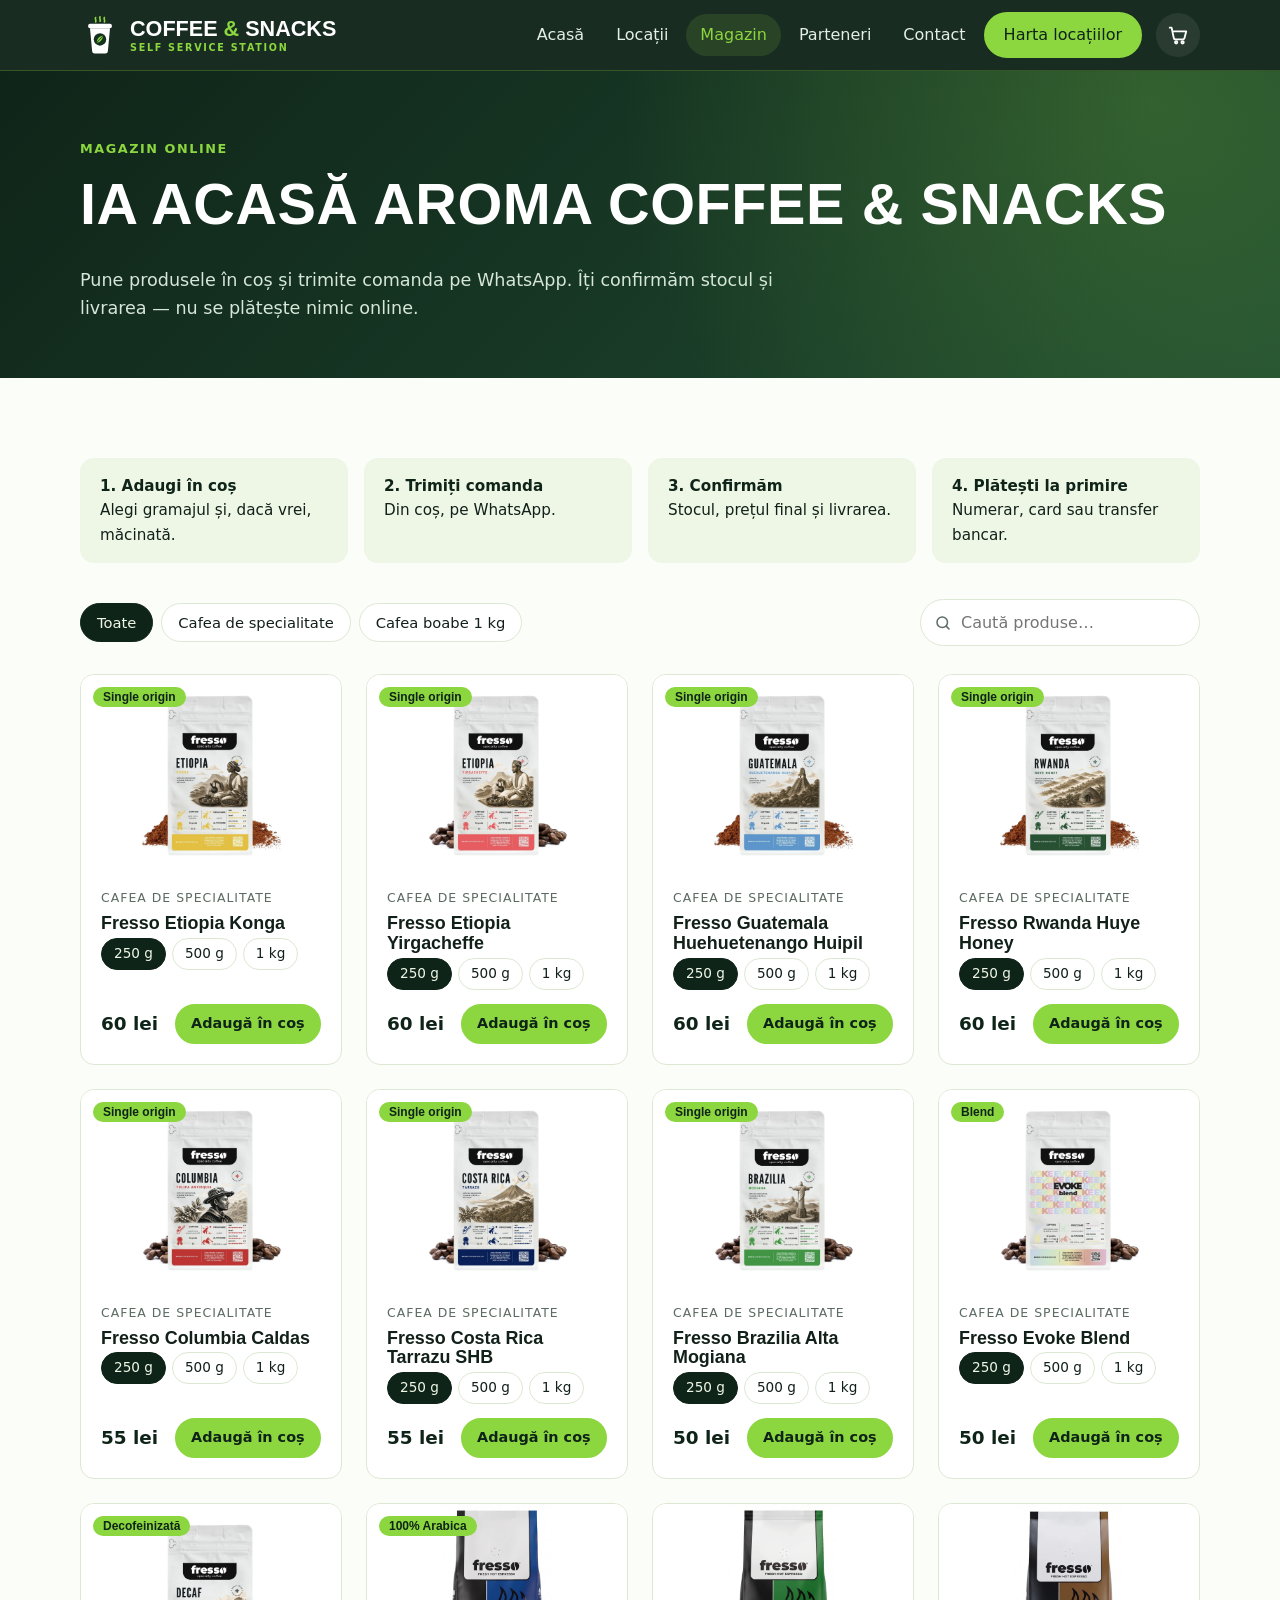
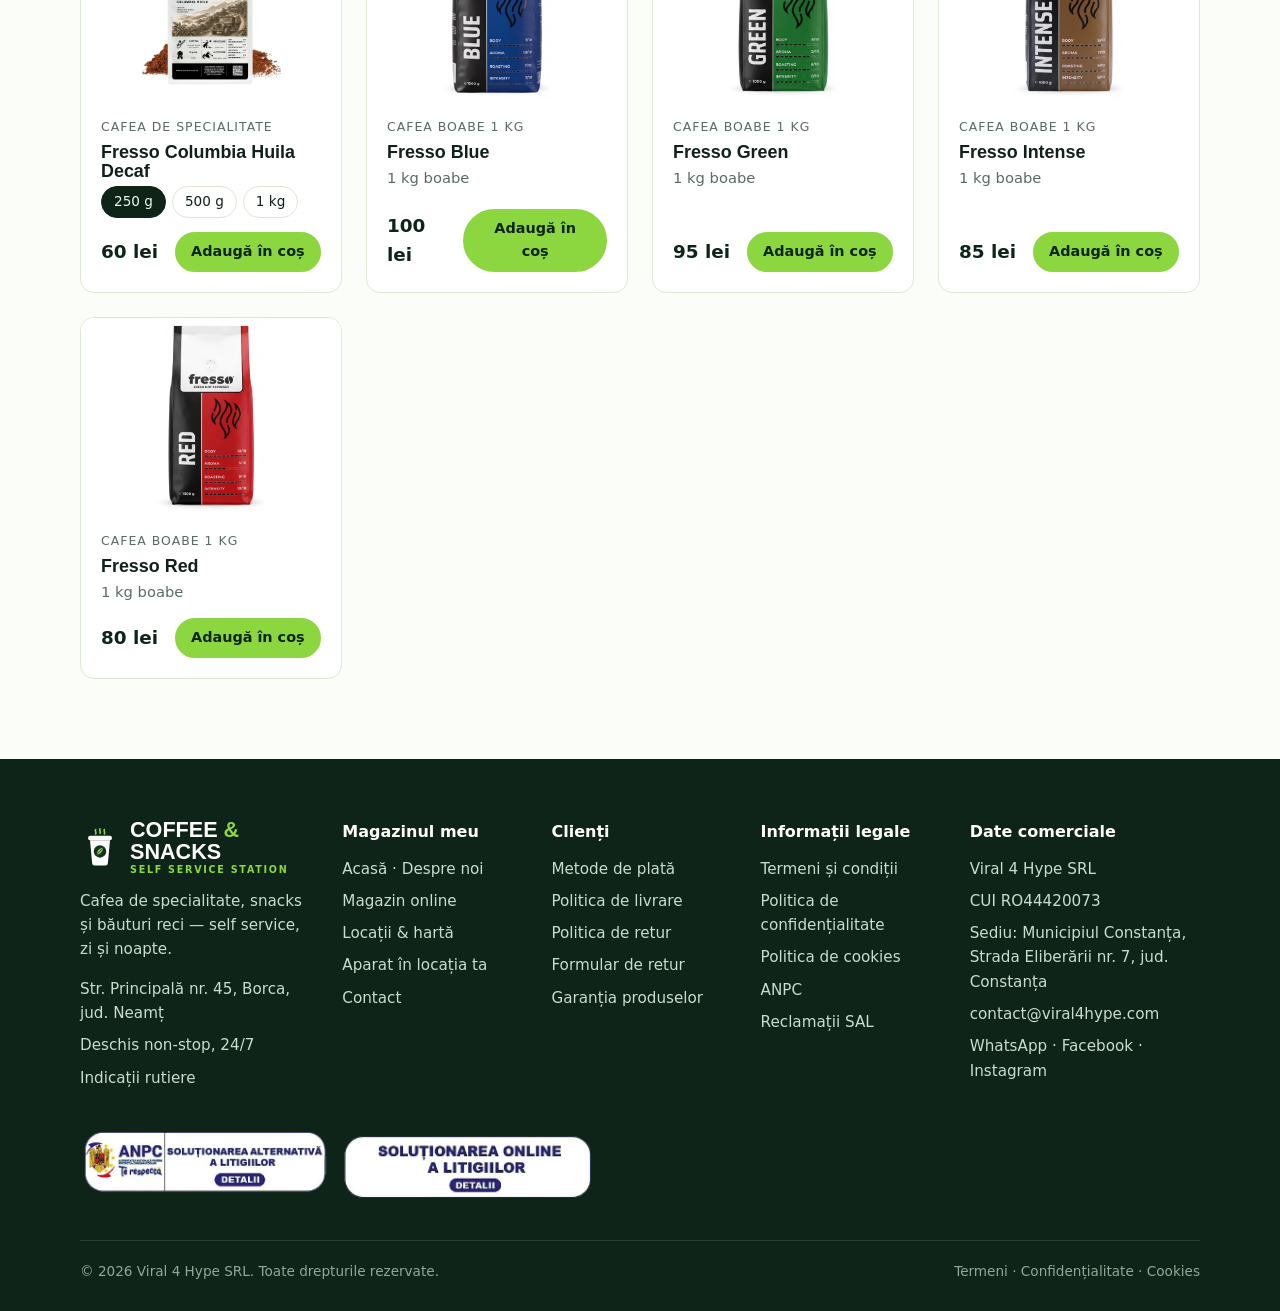
<file: magazin.html>
<!doctype html>
<html lang="ro">
<head>
  <meta charset="utf-8">
  <meta http-equiv="Content-Security-Policy" content="default-src 'self'; script-src 'self' https://unpkg.com; style-src 'self' 'unsafe-inline' https://fonts.googleapis.com https://unpkg.com; font-src https://fonts.gstatic.com; img-src 'self' data: https://*.tile.openstreetmap.org https://unpkg.com; connect-src 'self' https://api.emailjs.com; object-src 'none'; base-uri 'self'; form-action 'self'; upgrade-insecure-requests">
  <meta name="referrer" content="strict-origin-when-cross-origin">
  <meta name="viewport" content="width=device-width, initial-scale=1">
  <title>Magazin · Coffee &amp; Snacks</title>
  <meta name="description" content="Produsele Coffee & Snacks pentru acasă sau birou. Comanzi simplu pe WhatsApp sau email – fără plată online.">
  <meta property="og:title" content="Magazin · Coffee &amp; Snacks">
  <meta property="og:description" content="Produsele Coffee & Snacks pentru acasă sau birou. Comanzi simplu pe WhatsApp sau email – fără plată online.">
  <meta name="theme-color" content="#0f2418">
  <meta property="og:image" content="assets/img/foto/hero.jpg">
  <link rel="icon" href="assets/img/favicon.svg" type="image/svg+xml">
  <link rel="preconnect" href="https://fonts.googleapis.com">
  <link rel="preconnect" href="https://fonts.gstatic.com" crossorigin>
  <link href="https://fonts.googleapis.com/css2?family=Caveat:wght@600;700&family=Inter:wght@400;500;600;700&family=Oswald:wght@500;600;700&display=swap" rel="stylesheet">
  <link rel="stylesheet" href="assets/css/style.css">
</head>
<body>
  <a class="skip-link" href="#main">Sari la conținut</a>
  <header class="site-header">
    <div class="container header-inner">
      <a class="logo" href="index.html" aria-label="Coffee &amp; Snacks – acasă"><img src="assets/img/logo.svg" alt="" width="40" height="40"><span>Coffee <span class="amp">&amp;</span> Snacks<small>SELF SERVICE STATION</small></span></a>
      <button class="nav-toggle" type="button" aria-expanded="false" aria-controls="site-nav" aria-label="Meniu">
        <svg width="26" height="26" viewBox="0 0 24 24" fill="none" stroke="currentColor" stroke-width="2" stroke-linecap="round"><path d="M4 7h16M4 12h16M4 17h16"/></svg>
      </button>
      <nav class="site-nav" id="site-nav" aria-label="Navigare principală">
        <ul>
          <li><a href="index.html">Acasă</a></li>
          <li><a href="locatii.html">Locații</a></li>
          <li><a href="magazin.html" aria-current="page">Magazin</a></li>
          <li><a href="vending.html">Parteneri</a></li>
          <li><a href="contact.html">Contact</a></li>
          <li><a class="btn" href="locatii.html">Harta locațiilor</a></li>
        </ul>
      </nav>
    </div>
  </header>

  <main id="main">
    <section class="page-hero">
      <div class="container">
        <span class="eyebrow">Magazin online</span>
        <h1>Ia acasă aroma Coffee &amp; Snacks</h1>
        <p>Pune produsele în coș și trimite comanda pe WhatsApp. Îți confirmăm stocul și livrarea — nu se plătește nimic online.</p>
      </div>
    </section>

    <section class="section">
      <div class="container">
        <div class="info-strip">
          <div><strong>1. Adaugi în coș</strong>Alegi gramajul și, dacă vrei, măcinată.</div>
          <div><strong>2. Trimiți comanda</strong>Din coș, pe WhatsApp.</div>
          <div><strong>3. Confirmăm</strong>Stocul, prețul final și livrarea.</div>
          <div><strong>4. Plătești la primire</strong>Numerar, card sau transfer bancar.</div>
        </div>

        <div class="shop-toolbar">
          <div id="shop-filters" class="chips" role="group" aria-label="Categorii"></div>
          <label class="search">
            <span class="visually-hidden">Caută produse</span>
            <svg viewBox="0 0 24 24" fill="none" stroke="currentColor" stroke-width="2" stroke-linecap="round"><circle cx="11" cy="11" r="7"/><path d="M20 20l-3.5-3.5"/></svg>
            <input id="shop-search" type="search" placeholder="Caută produse…" autocomplete="off">
          </label>
        </div>

        <div id="product-grid" class="product-grid" aria-live="polite"></div>
        <p id="shop-empty" class="empty" hidden>Nu am găsit produse. Încearcă altă căutare sau <a href="contact.html">scrie-ne</a> ce cauți.</p>
      </div>
    </section>

    <dialog id="product-dialog" class="product-dialog" aria-labelledby="product-dialog-title">
      <button class="dialog-close" type="button" data-close aria-label="Închide">&times;</button>
      <div id="product-dialog-content"></div>
    </dialog>

    <dialog id="cart-dialog" class="cart-dialog" aria-labelledby="cart-dialog-title">
      <button class="dialog-close" type="button" data-close aria-label="Închide">&times;</button>
      <div id="cart-dialog-content"></div>
    </dialog>
  </main>

  <footer class="site-footer">
    <div class="container">
      <div class="footer-grid">
        <div>
          <a class="logo" href="index.html" aria-label="Coffee &amp; Snacks – acasă"><img src="assets/img/logo.svg" alt="" width="40" height="40"><span>Coffee <span class="amp">&amp;</span> Snacks<small>SELF SERVICE STATION</small></span></a>
          <p style="margin-top:14px">Cafea de specialitate, snacks și băuturi reci — self service, zi și noapte.</p>
          <ul>
            <li data-config="shop.address"></li>
            <li data-config="shop.hours"></li>
            <li><a data-href="map" href="#" target="_blank" rel="noopener">Indicații rutiere</a></li>
          </ul>
        </div>
        <div>
          <h4>Magazinul meu</h4>
          <ul>
            <li><a href="index.html">Acasă · Despre noi</a></li>
            <li><a href="magazin.html">Magazin online</a></li>
            <li><a href="locatii.html">Locații &amp; hartă</a></li>
            <li><a href="vending.html">Aparat în locația ta</a></li>
            <li><a href="contact.html">Contact</a></li>
          </ul>
        </div>
        <div>
          <h4>Clienți</h4>
          <ul>
            <li><a href="metode-de-plata.html">Metode de plată</a></li>
            <li><a href="politica-de-livrare.html">Politica de livrare</a></li>
            <li><a href="politica-de-retur.html">Politica de retur</a></li>
            <li><a href="formular-de-retur.html">Formular de retur</a></li>
            <li><a href="garantia-produselor.html">Garanția produselor</a></li>
          </ul>
        </div>
        <div>
          <h4>Informații legale</h4>
          <ul>
            <li><a href="termeni-si-conditii.html">Termeni și condiții</a></li>
            <li><a href="politica-de-confidentialitate.html">Politica de confidențialitate</a></li>
            <li><a href="politica-cookies.html">Politica de cookies</a></li>
            <li><a href="https://anpc.ro" target="_blank" rel="noopener">ANPC</a></li>
            <li><a href="https://reclamatiisal.anpc.ro/" target="_blank" rel="noopener">Reclamații SAL</a></li>
          </ul>
        </div>
        <div>
          <h4>Date comerciale</h4>
          <ul>
            <li data-config="companyName"></li>
            <li data-if-config="regCom">Nr. Reg. Com. <span data-config="regCom"></span></li>
            <li>CUI <span data-config="cui"></span></li>
            <li data-if-config="registeredOffice">Sediu: <span data-config="registeredOffice"></span></li>
            <li><a data-href="email" href="#" data-config="email"></a></li>
            <li><a data-href="whatsapp" href="#" target="_blank" rel="noopener">WhatsApp</a> · <a data-href="social.facebook" href="#" target="_blank" rel="noopener">Facebook</a> · <a data-href="social.instagram" href="#" target="_blank" rel="noopener">Instagram</a></li>
          </ul>
        </div>
      </div>
      <div class="footer-badges">
        <a href="https://reclamatiisal.anpc.ro/" target="_blank" rel="noopener"><img src="assets/img/anpc-sal.png" alt="ANPC – Soluționarea alternativă a litigiilor" width="250" height="64" loading="lazy"></a>
        <a href="https://ec.europa.eu/consumers/odr" target="_blank" rel="noopener"><img src="assets/img/anpc-sol.png" alt="Soluționarea online a litigiilor" width="250" height="70" loading="lazy"></a>
      </div>
      <div class="footer-bottom">
        <span>© <span data-year></span> <span data-config="companyName"></span>. Toate drepturile rezervate.</span>
        <span><a href="termeni-si-conditii.html">Termeni</a> · <a href="politica-de-confidentialitate.html">Confidențialitate</a> · <a href="politica-cookies.html">Cookies</a></span>
      </div>
    </div>
  </footer>

  <script src="assets/js/config.js"></script>
  <script src="assets/js/products.js"></script>
  <script src="assets/js/main.js"></script>
</body>
</html>
</file>
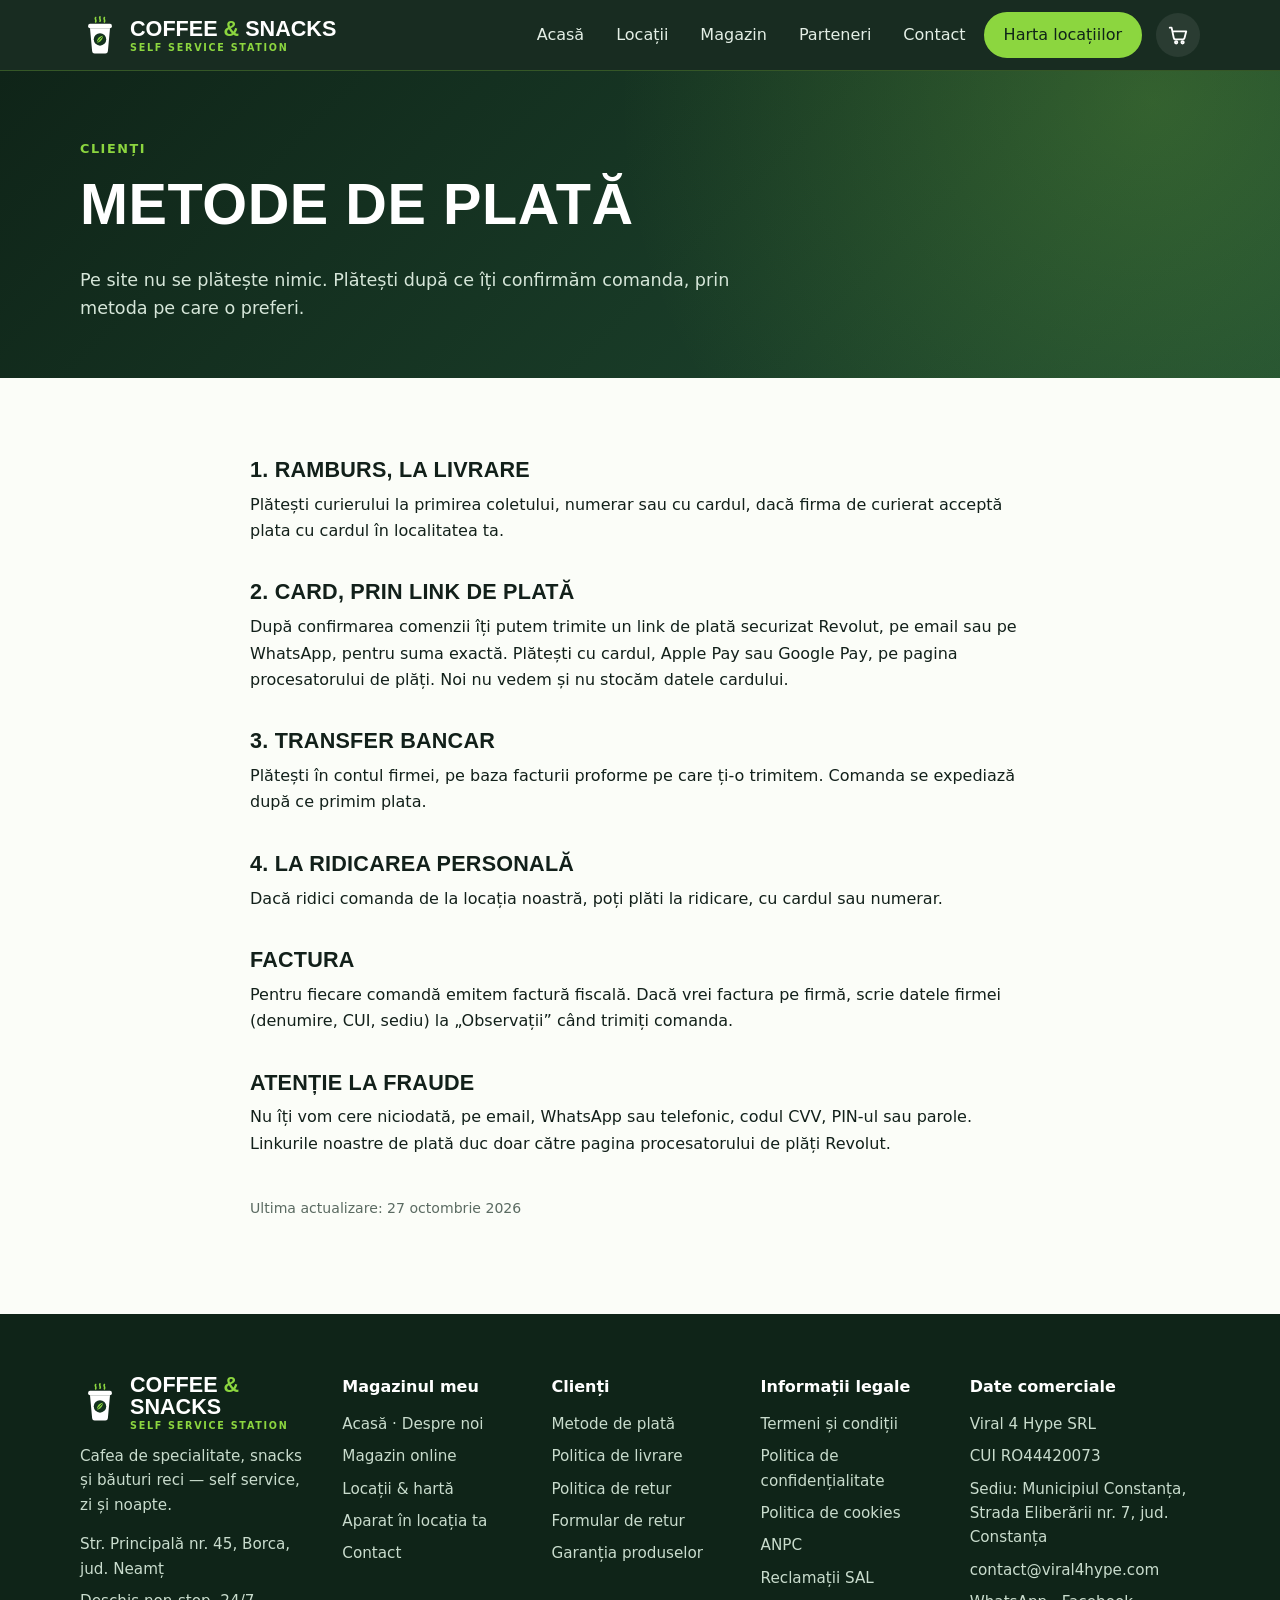
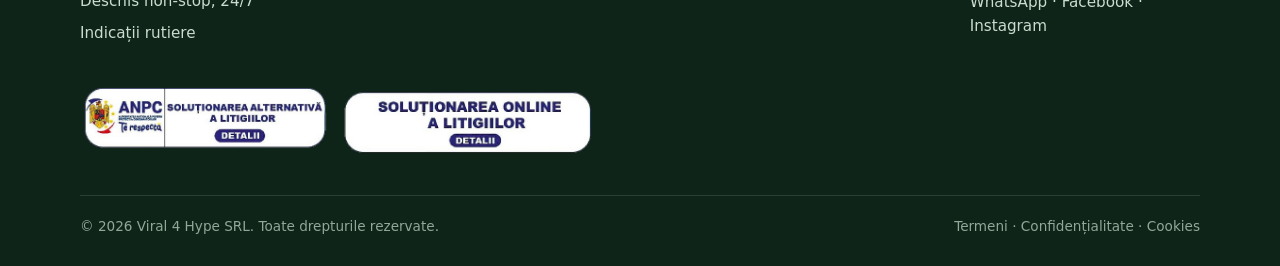
<file: metode-de-plata.html>
<!doctype html>
<html lang="ro">
<head>
  <meta charset="utf-8">
  <meta http-equiv="Content-Security-Policy" content="default-src 'self'; script-src 'self' https://unpkg.com; style-src 'self' 'unsafe-inline' https://fonts.googleapis.com https://unpkg.com; font-src https://fonts.gstatic.com; img-src 'self' data: https://*.tile.openstreetmap.org https://unpkg.com; connect-src 'self' https://api.emailjs.com; object-src 'none'; base-uri 'self'; form-action 'self'; upgrade-insecure-requests">
  <meta name="referrer" content="strict-origin-when-cross-origin">
  <meta name="viewport" content="width=device-width, initial-scale=1">
  <title>Metode de plată · Coffee &amp; Snacks</title>
  <meta name="description" content="Cum poți plăti comenzile din magazinul online Coffee & Snacks.">
  <meta property="og:title" content="Metode de plată · Coffee &amp; Snacks">
  <meta property="og:description" content="Cum poți plăti comenzile din magazinul online Coffee & Snacks.">
  <meta name="theme-color" content="#0f2418">
  <meta property="og:image" content="assets/img/foto/hero.jpg">
  <link rel="icon" href="assets/img/favicon.svg" type="image/svg+xml">
  <link rel="preconnect" href="https://fonts.googleapis.com">
  <link rel="preconnect" href="https://fonts.gstatic.com" crossorigin>
  <link href="https://fonts.googleapis.com/css2?family=Caveat:wght@600;700&family=Inter:wght@400;500;600;700&family=Oswald:wght@500;600;700&display=swap" rel="stylesheet">
  <link rel="stylesheet" href="assets/css/style.css">
</head>
<body>
  <a class="skip-link" href="#main">Sari la conținut</a>
  <header class="site-header">
    <div class="container header-inner">
      <a class="logo" href="index.html" aria-label="Coffee &amp; Snacks – acasă"><img src="assets/img/logo.svg" alt="" width="40" height="40"><span>Coffee <span class="amp">&amp;</span> Snacks<small>SELF SERVICE STATION</small></span></a>
      <button class="nav-toggle" type="button" aria-expanded="false" aria-controls="site-nav" aria-label="Meniu">
        <svg width="26" height="26" viewBox="0 0 24 24" fill="none" stroke="currentColor" stroke-width="2" stroke-linecap="round"><path d="M4 7h16M4 12h16M4 17h16"/></svg>
      </button>
      <nav class="site-nav" id="site-nav" aria-label="Navigare principală">
        <ul>
          <li><a href="index.html">Acasă</a></li>
          <li><a href="locatii.html">Locații</a></li>
          <li><a href="magazin.html">Magazin</a></li>
          <li><a href="vending.html">Parteneri</a></li>
          <li><a href="contact.html">Contact</a></li>
          <li><a class="btn" href="locatii.html">Harta locațiilor</a></li>
        </ul>
      </nav>
    </div>
  </header>

  <main id="main">
    <section class="page-hero">
      <div class="container">
        <span class="eyebrow">Clienți</span>
        <h1>Metode de plată</h1>
        <p>Pe site nu se plătește nimic. Plătești după ce îți confirmăm comanda, prin metoda pe care o preferi.</p>
      </div>
    </section>

    <section class="section">
      <div class="container prose">
<h2>1. Ramburs, la livrare</h2>
        <p>Plătești curierului la primirea coletului, numerar sau cu cardul, dacă firma de curierat acceptă plata cu cardul în localitatea ta.</p>

        <h2>2. Card, prin link de plată</h2>
        <p>După confirmarea comenzii îți putem trimite un link de plată securizat Revolut, pe email sau pe WhatsApp, pentru suma exactă. Plătești cu cardul, Apple Pay sau Google Pay, pe pagina procesatorului de plăți. Noi nu vedem și nu stocăm datele cardului.</p>

        <h2>3. Transfer bancar</h2>
        <p>Plătești în contul firmei, pe baza facturii proforme pe care ți-o trimitem. Comanda se expediază după ce primim plata.</p>
        <div class="company-box" data-if-config="iban">
          Beneficiar: <span data-config="companyName"></span><br>
          CUI: <span data-config="cui"></span><br>
          <span data-if-config="bank">Banca: <span data-config="bank"></span><br></span>
          IBAN: <span data-config="iban"></span>
        </div>

        <h2>4. La ridicarea personală</h2>
        <p>Dacă ridici comanda de la locația noastră, poți plăti la ridicare, cu cardul sau numerar.</p>

        <h2>Factura</h2>
        <p>Pentru fiecare comandă emitem factură fiscală. Dacă vrei factura pe firmă, scrie datele firmei (denumire, CUI, sediu) la „Observații” când trimiți comanda.</p>

        <h2>Atenție la fraude</h2>
        <p>Nu îți vom cere niciodată, pe email, WhatsApp sau telefonic, codul CVV, PIN-ul sau parole. Linkurile noastre de plată duc doar către pagina procesatorului de plăți Revolut.</p>
        <p class="updated">Ultima actualizare: 27 octombrie 2026</p>
      </div>
    </section>
  </main>

  <footer class="site-footer">
    <div class="container">
      <div class="footer-grid">
        <div>
          <a class="logo" href="index.html" aria-label="Coffee &amp; Snacks – acasă"><img src="assets/img/logo.svg" alt="" width="40" height="40"><span>Coffee <span class="amp">&amp;</span> Snacks<small>SELF SERVICE STATION</small></span></a>
          <p style="margin-top:14px">Cafea de specialitate, snacks și băuturi reci — self service, zi și noapte.</p>
          <ul>
            <li data-config="shop.address"></li>
            <li data-config="shop.hours"></li>
            <li><a data-href="map" href="#" target="_blank" rel="noopener">Indicații rutiere</a></li>
          </ul>
        </div>
        <div>
          <h4>Magazinul meu</h4>
          <ul>
            <li><a href="index.html">Acasă · Despre noi</a></li>
            <li><a href="magazin.html">Magazin online</a></li>
            <li><a href="locatii.html">Locații &amp; hartă</a></li>
            <li><a href="vending.html">Aparat în locația ta</a></li>
            <li><a href="contact.html">Contact</a></li>
          </ul>
        </div>
        <div>
          <h4>Clienți</h4>
          <ul>
            <li><a href="metode-de-plata.html">Metode de plată</a></li>
            <li><a href="politica-de-livrare.html">Politica de livrare</a></li>
            <li><a href="politica-de-retur.html">Politica de retur</a></li>
            <li><a href="formular-de-retur.html">Formular de retur</a></li>
            <li><a href="garantia-produselor.html">Garanția produselor</a></li>
          </ul>
        </div>
        <div>
          <h4>Informații legale</h4>
          <ul>
            <li><a href="termeni-si-conditii.html">Termeni și condiții</a></li>
            <li><a href="politica-de-confidentialitate.html">Politica de confidențialitate</a></li>
            <li><a href="politica-cookies.html">Politica de cookies</a></li>
            <li><a href="https://anpc.ro" target="_blank" rel="noopener">ANPC</a></li>
            <li><a href="https://reclamatiisal.anpc.ro/" target="_blank" rel="noopener">Reclamații SAL</a></li>
          </ul>
        </div>
        <div>
          <h4>Date comerciale</h4>
          <ul>
            <li data-config="companyName"></li>
            <li data-if-config="regCom">Nr. Reg. Com. <span data-config="regCom"></span></li>
            <li>CUI <span data-config="cui"></span></li>
            <li data-if-config="registeredOffice">Sediu: <span data-config="registeredOffice"></span></li>
            <li><a data-href="email" href="#" data-config="email"></a></li>
            <li><a data-href="whatsapp" href="#" target="_blank" rel="noopener">WhatsApp</a> · <a data-href="social.facebook" href="#" target="_blank" rel="noopener">Facebook</a> · <a data-href="social.instagram" href="#" target="_blank" rel="noopener">Instagram</a></li>
          </ul>
        </div>
      </div>
      <div class="footer-badges">
        <a href="https://reclamatiisal.anpc.ro/" target="_blank" rel="noopener"><img src="assets/img/anpc-sal.png" alt="ANPC – Soluționarea alternativă a litigiilor" width="250" height="64" loading="lazy"></a>
        <a href="https://ec.europa.eu/consumers/odr" target="_blank" rel="noopener"><img src="assets/img/anpc-sol.png" alt="Soluționarea online a litigiilor" width="250" height="70" loading="lazy"></a>
      </div>
      <div class="footer-bottom">
        <span>© <span data-year></span> <span data-config="companyName"></span>. Toate drepturile rezervate.</span>
        <span><a href="termeni-si-conditii.html">Termeni</a> · <a href="politica-de-confidentialitate.html">Confidențialitate</a> · <a href="politica-cookies.html">Cookies</a></span>
      </div>
    </div>
  </footer>

  <script src="assets/js/config.js"></script>
  <script src="assets/js/main.js"></script>
</body>
</html>
</file>
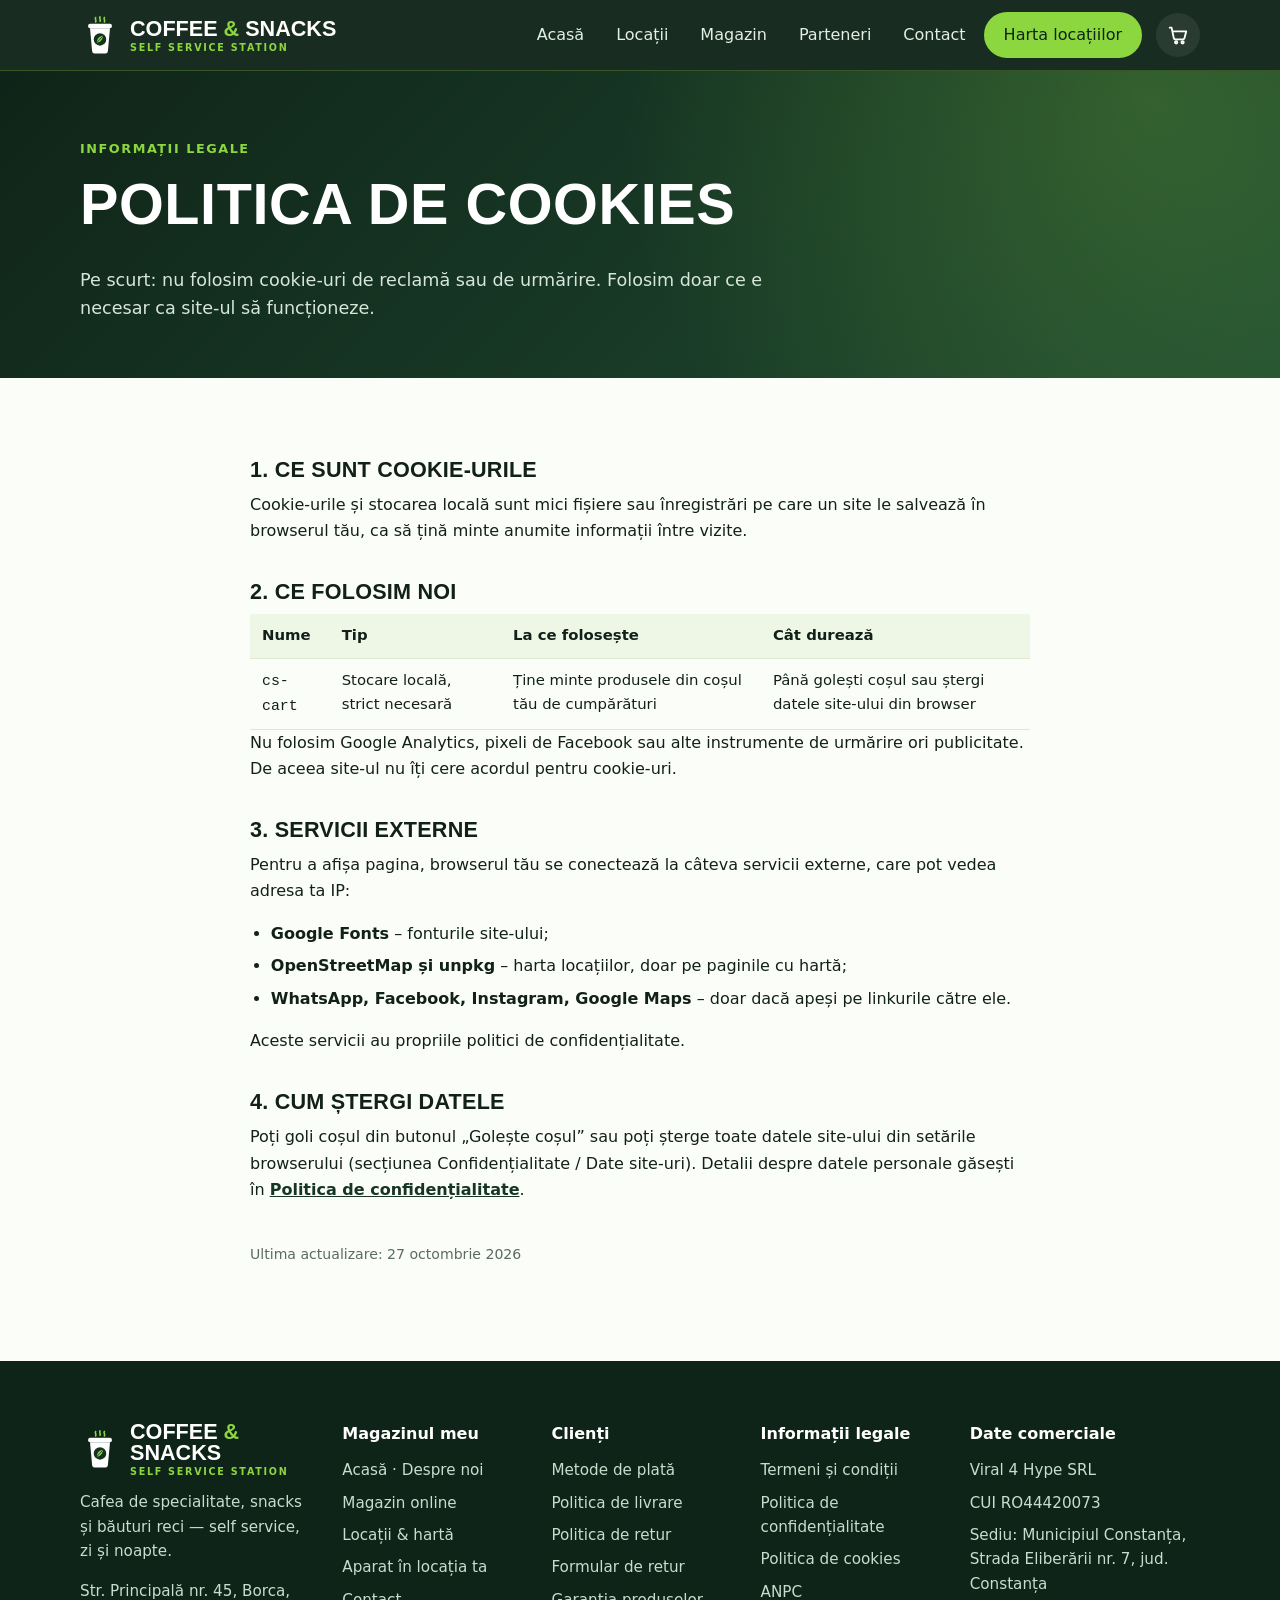
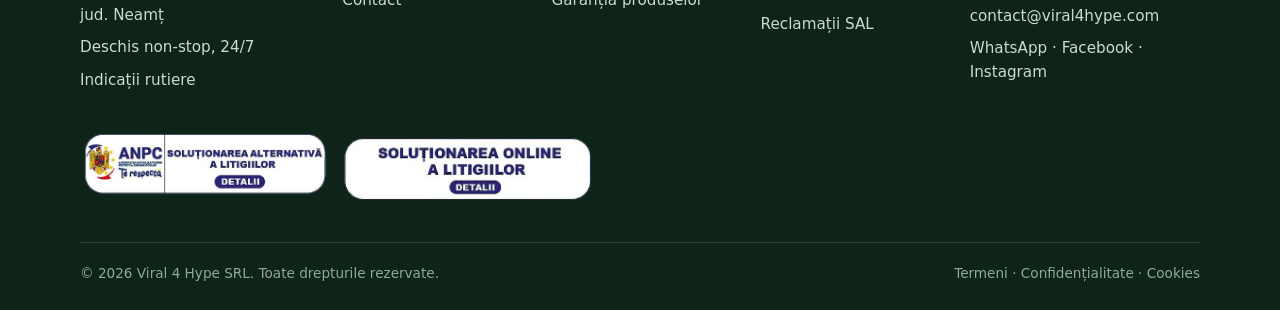
<file: politica-cookies.html>
<!doctype html>
<html lang="ro">
<head>
  <meta charset="utf-8">
  <meta http-equiv="Content-Security-Policy" content="default-src 'self'; script-src 'self' https://unpkg.com; style-src 'self' 'unsafe-inline' https://fonts.googleapis.com https://unpkg.com; font-src https://fonts.gstatic.com; img-src 'self' data: https://*.tile.openstreetmap.org https://unpkg.com; connect-src 'self' https://api.emailjs.com; object-src 'none'; base-uri 'self'; form-action 'self'; upgrade-insecure-requests">
  <meta name="referrer" content="strict-origin-when-cross-origin">
  <meta name="viewport" content="width=device-width, initial-scale=1">
  <title>Politica de cookies · Coffee &amp; Snacks</title>
  <meta name="description" content="Ce cookie-uri și ce stocare locală folosește site-ul Coffee & Snacks.">
  <meta property="og:title" content="Politica de cookies · Coffee &amp; Snacks">
  <meta property="og:description" content="Ce cookie-uri și ce stocare locală folosește site-ul Coffee & Snacks.">
  <meta name="theme-color" content="#0f2418">
  <meta property="og:image" content="assets/img/foto/hero.jpg">
  <link rel="icon" href="assets/img/favicon.svg" type="image/svg+xml">
  <link rel="preconnect" href="https://fonts.googleapis.com">
  <link rel="preconnect" href="https://fonts.gstatic.com" crossorigin>
  <link href="https://fonts.googleapis.com/css2?family=Caveat:wght@600;700&family=Inter:wght@400;500;600;700&family=Oswald:wght@500;600;700&display=swap" rel="stylesheet">
  <link rel="stylesheet" href="assets/css/style.css">
</head>
<body>
  <a class="skip-link" href="#main">Sari la conținut</a>
  <header class="site-header">
    <div class="container header-inner">
      <a class="logo" href="index.html" aria-label="Coffee &amp; Snacks – acasă"><img src="assets/img/logo.svg" alt="" width="40" height="40"><span>Coffee <span class="amp">&amp;</span> Snacks<small>SELF SERVICE STATION</small></span></a>
      <button class="nav-toggle" type="button" aria-expanded="false" aria-controls="site-nav" aria-label="Meniu">
        <svg width="26" height="26" viewBox="0 0 24 24" fill="none" stroke="currentColor" stroke-width="2" stroke-linecap="round"><path d="M4 7h16M4 12h16M4 17h16"/></svg>
      </button>
      <nav class="site-nav" id="site-nav" aria-label="Navigare principală">
        <ul>
          <li><a href="index.html">Acasă</a></li>
          <li><a href="locatii.html">Locații</a></li>
          <li><a href="magazin.html">Magazin</a></li>
          <li><a href="vending.html">Parteneri</a></li>
          <li><a href="contact.html">Contact</a></li>
          <li><a class="btn" href="locatii.html">Harta locațiilor</a></li>
        </ul>
      </nav>
    </div>
  </header>

  <main id="main">
    <section class="page-hero">
      <div class="container">
        <span class="eyebrow">Informații legale</span>
        <h1>Politica de cookies</h1>
        <p>Pe scurt: nu folosim cookie-uri de reclamă sau de urmărire. Folosim doar ce e necesar ca site-ul să funcționeze.</p>
      </div>
    </section>

    <section class="section">
      <div class="container prose">
<h2>1. Ce sunt cookie-urile</h2>
        <p>Cookie-urile și stocarea locală sunt mici fișiere sau înregistrări pe care un site le salvează în browserul tău, ca să țină minte anumite informații între vizite.</p>

        <h2>2. Ce folosim noi</h2>
        <table class="table">
          <thead><tr><th>Nume</th><th>Tip</th><th>La ce folosește</th><th>Cât durează</th></tr></thead>
          <tbody>
            <tr><td><code>cs-cart</code></td><td>Stocare locală, strict necesară</td><td>Ține minte produsele din coșul tău de cumpărături</td><td>Până golești coșul sau ștergi datele site-ului din browser</td></tr>
          </tbody>
        </table>
        <p>Nu folosim Google Analytics, pixeli de Facebook sau alte instrumente de urmărire ori publicitate. De aceea site-ul nu îți cere acordul pentru cookie-uri.</p>

        <h2>3. Servicii externe</h2>
        <p>Pentru a afișa pagina, browserul tău se conectează la câteva servicii externe, care pot vedea adresa ta IP:</p>
        <ul>
          <li><strong>Google Fonts</strong> – fonturile site-ului;</li>
          <li><strong>OpenStreetMap și unpkg</strong> – harta locațiilor, doar pe paginile cu hartă;</li>
          <li><strong>WhatsApp, Facebook, Instagram, Google Maps</strong> – doar dacă apeși pe linkurile către ele.</li>
        </ul>
        <p>Aceste servicii au propriile politici de confidențialitate.</p>

        <h2>4. Cum ștergi datele</h2>
        <p>Poți goli coșul din butonul „Golește coșul” sau poți șterge toate datele site-ului din setările browserului (secțiunea Confidențialitate / Date site-uri). Detalii despre datele personale găsești în <a href="politica-de-confidentialitate.html">Politica de confidențialitate</a>.</p>
        <p class="updated">Ultima actualizare: 27 octombrie 2026</p>
      </div>
    </section>
  </main>

  <footer class="site-footer">
    <div class="container">
      <div class="footer-grid">
        <div>
          <a class="logo" href="index.html" aria-label="Coffee &amp; Snacks – acasă"><img src="assets/img/logo.svg" alt="" width="40" height="40"><span>Coffee <span class="amp">&amp;</span> Snacks<small>SELF SERVICE STATION</small></span></a>
          <p style="margin-top:14px">Cafea de specialitate, snacks și băuturi reci — self service, zi și noapte.</p>
          <ul>
            <li data-config="shop.address"></li>
            <li data-config="shop.hours"></li>
            <li><a data-href="map" href="#" target="_blank" rel="noopener">Indicații rutiere</a></li>
          </ul>
        </div>
        <div>
          <h4>Magazinul meu</h4>
          <ul>
            <li><a href="index.html">Acasă · Despre noi</a></li>
            <li><a href="magazin.html">Magazin online</a></li>
            <li><a href="locatii.html">Locații &amp; hartă</a></li>
            <li><a href="vending.html">Aparat în locația ta</a></li>
            <li><a href="contact.html">Contact</a></li>
          </ul>
        </div>
        <div>
          <h4>Clienți</h4>
          <ul>
            <li><a href="metode-de-plata.html">Metode de plată</a></li>
            <li><a href="politica-de-livrare.html">Politica de livrare</a></li>
            <li><a href="politica-de-retur.html">Politica de retur</a></li>
            <li><a href="formular-de-retur.html">Formular de retur</a></li>
            <li><a href="garantia-produselor.html">Garanția produselor</a></li>
          </ul>
        </div>
        <div>
          <h4>Informații legale</h4>
          <ul>
            <li><a href="termeni-si-conditii.html">Termeni și condiții</a></li>
            <li><a href="politica-de-confidentialitate.html">Politica de confidențialitate</a></li>
            <li><a href="politica-cookies.html">Politica de cookies</a></li>
            <li><a href="https://anpc.ro" target="_blank" rel="noopener">ANPC</a></li>
            <li><a href="https://reclamatiisal.anpc.ro/" target="_blank" rel="noopener">Reclamații SAL</a></li>
          </ul>
        </div>
        <div>
          <h4>Date comerciale</h4>
          <ul>
            <li data-config="companyName"></li>
            <li data-if-config="regCom">Nr. Reg. Com. <span data-config="regCom"></span></li>
            <li>CUI <span data-config="cui"></span></li>
            <li data-if-config="registeredOffice">Sediu: <span data-config="registeredOffice"></span></li>
            <li><a data-href="email" href="#" data-config="email"></a></li>
            <li><a data-href="whatsapp" href="#" target="_blank" rel="noopener">WhatsApp</a> · <a data-href="social.facebook" href="#" target="_blank" rel="noopener">Facebook</a> · <a data-href="social.instagram" href="#" target="_blank" rel="noopener">Instagram</a></li>
          </ul>
        </div>
      </div>
      <div class="footer-badges">
        <a href="https://reclamatiisal.anpc.ro/" target="_blank" rel="noopener"><img src="assets/img/anpc-sal.png" alt="ANPC – Soluționarea alternativă a litigiilor" width="250" height="64" loading="lazy"></a>
        <a href="https://ec.europa.eu/consumers/odr" target="_blank" rel="noopener"><img src="assets/img/anpc-sol.png" alt="Soluționarea online a litigiilor" width="250" height="70" loading="lazy"></a>
      </div>
      <div class="footer-bottom">
        <span>© <span data-year></span> <span data-config="companyName"></span>. Toate drepturile rezervate.</span>
        <span><a href="termeni-si-conditii.html">Termeni</a> · <a href="politica-de-confidentialitate.html">Confidențialitate</a> · <a href="politica-cookies.html">Cookies</a></span>
      </div>
    </div>
  </footer>

  <script src="assets/js/config.js"></script>
  <script src="assets/js/main.js"></script>
</body>
</html>
</file>
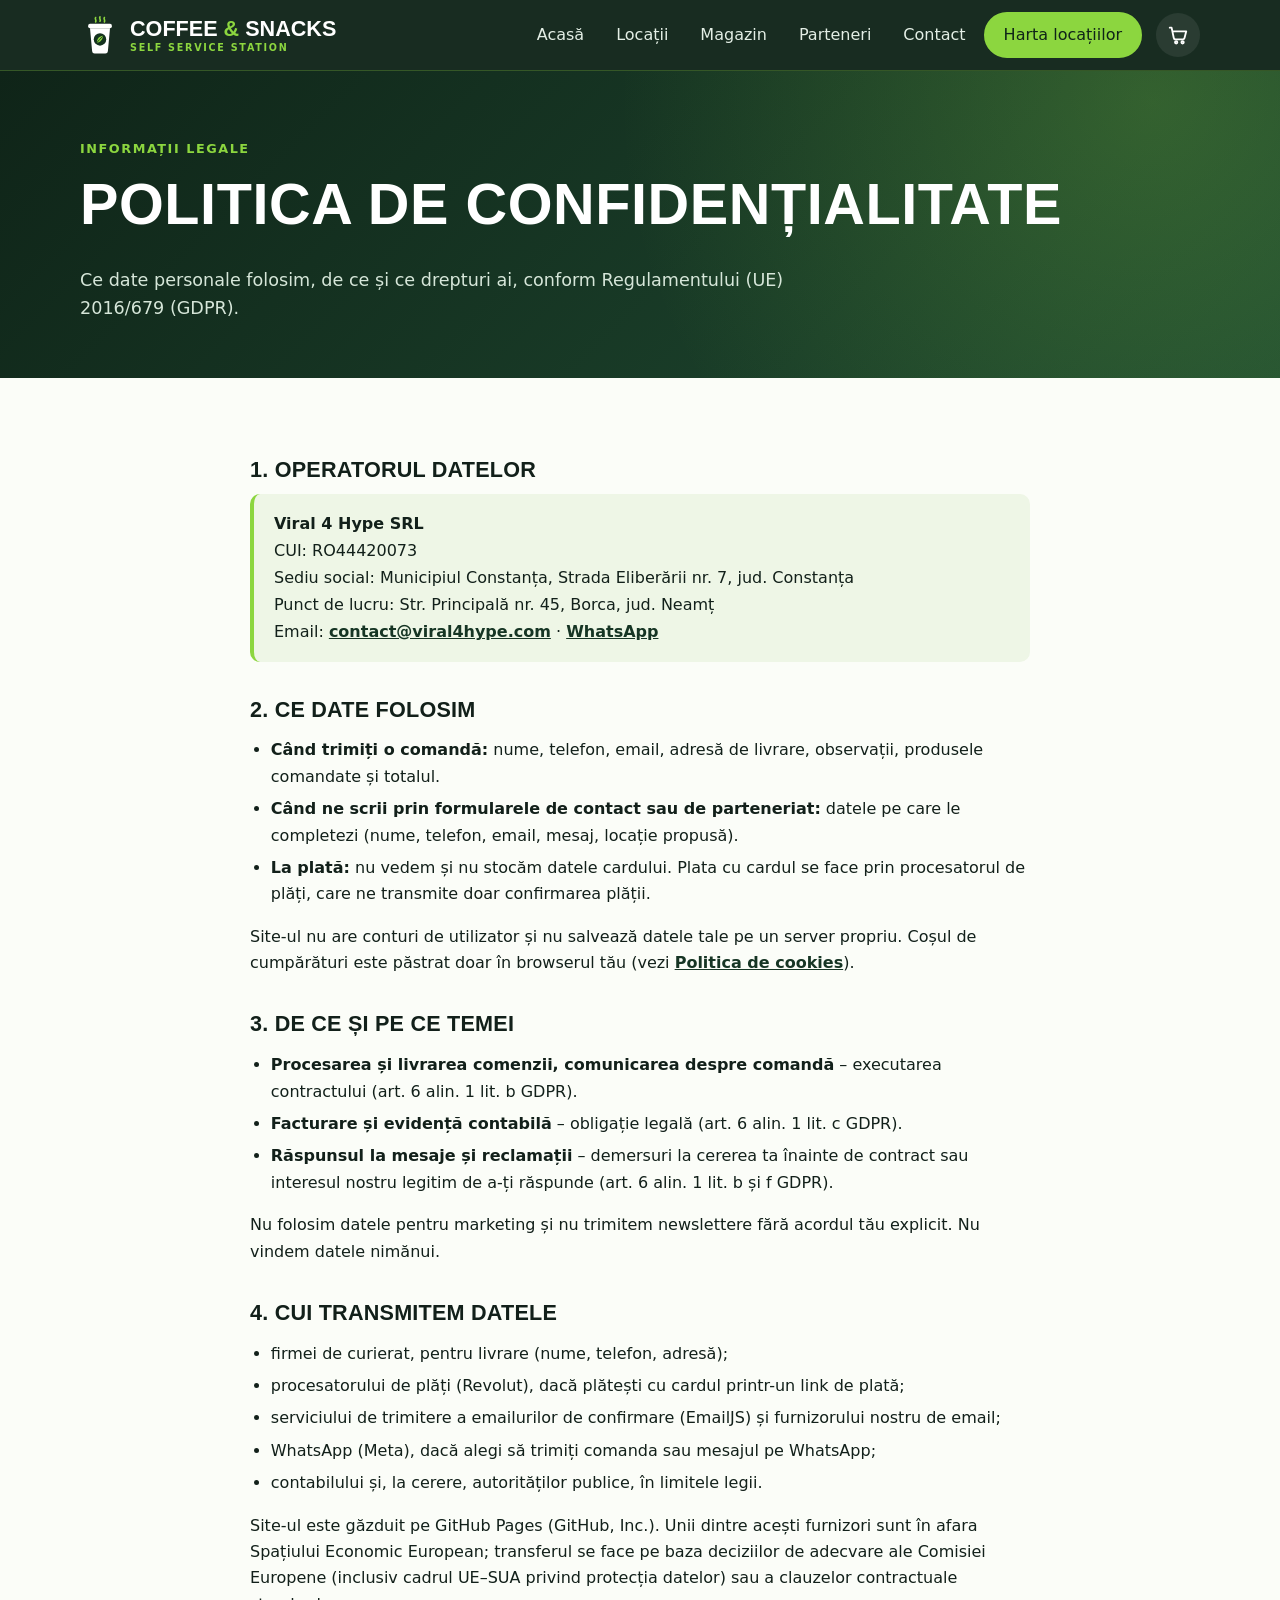
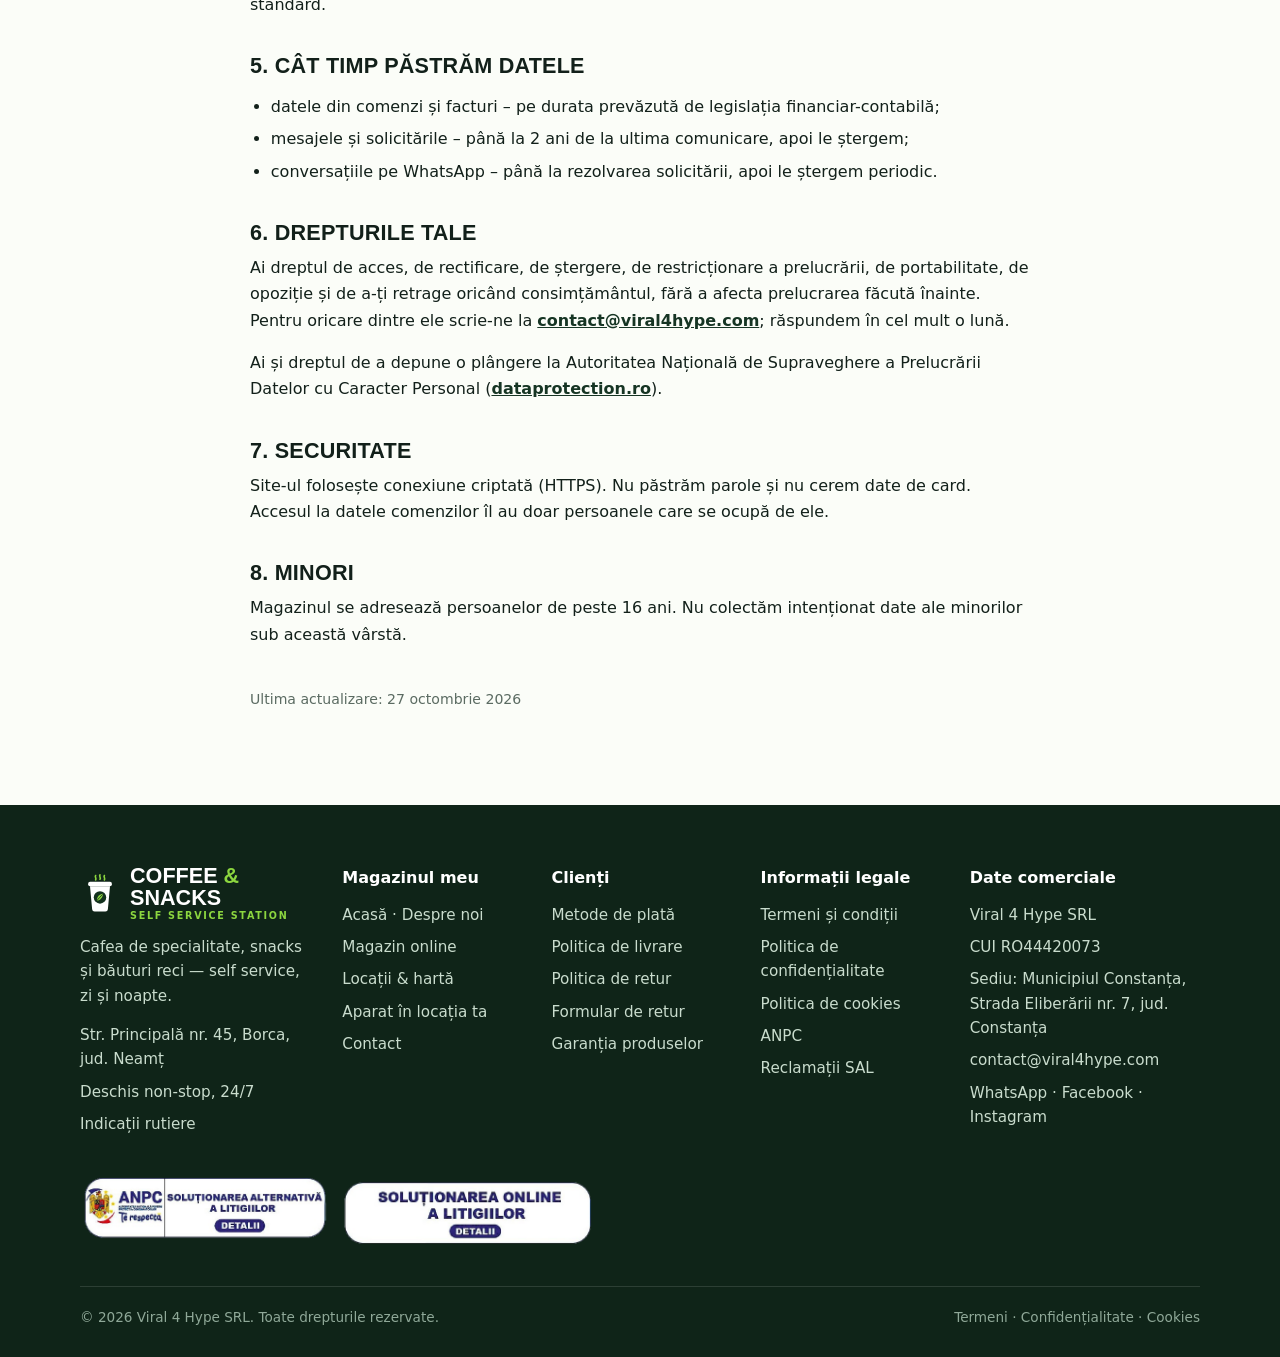
<file: politica-de-confidentialitate.html>
<!doctype html>
<html lang="ro">
<head>
  <meta charset="utf-8">
  <meta http-equiv="Content-Security-Policy" content="default-src 'self'; script-src 'self' https://unpkg.com; style-src 'self' 'unsafe-inline' https://fonts.googleapis.com https://unpkg.com; font-src https://fonts.gstatic.com; img-src 'self' data: https://*.tile.openstreetmap.org https://unpkg.com; connect-src 'self' https://api.emailjs.com; object-src 'none'; base-uri 'self'; form-action 'self'; upgrade-insecure-requests">
  <meta name="referrer" content="strict-origin-when-cross-origin">
  <meta name="viewport" content="width=device-width, initial-scale=1">
  <title>Politica de confidențialitate · Coffee &amp; Snacks</title>
  <meta name="description" content="Cum folosește și protejează Coffee & Snacks datele personale, conform GDPR.">
  <meta property="og:title" content="Politica de confidențialitate · Coffee &amp; Snacks">
  <meta property="og:description" content="Cum folosește și protejează Coffee & Snacks datele personale, conform GDPR.">
  <meta name="theme-color" content="#0f2418">
  <meta property="og:image" content="assets/img/foto/hero.jpg">
  <link rel="icon" href="assets/img/favicon.svg" type="image/svg+xml">
  <link rel="preconnect" href="https://fonts.googleapis.com">
  <link rel="preconnect" href="https://fonts.gstatic.com" crossorigin>
  <link href="https://fonts.googleapis.com/css2?family=Caveat:wght@600;700&family=Inter:wght@400;500;600;700&family=Oswald:wght@500;600;700&display=swap" rel="stylesheet">
  <link rel="stylesheet" href="assets/css/style.css">
</head>
<body>
  <a class="skip-link" href="#main">Sari la conținut</a>
  <header class="site-header">
    <div class="container header-inner">
      <a class="logo" href="index.html" aria-label="Coffee &amp; Snacks – acasă"><img src="assets/img/logo.svg" alt="" width="40" height="40"><span>Coffee <span class="amp">&amp;</span> Snacks<small>SELF SERVICE STATION</small></span></a>
      <button class="nav-toggle" type="button" aria-expanded="false" aria-controls="site-nav" aria-label="Meniu">
        <svg width="26" height="26" viewBox="0 0 24 24" fill="none" stroke="currentColor" stroke-width="2" stroke-linecap="round"><path d="M4 7h16M4 12h16M4 17h16"/></svg>
      </button>
      <nav class="site-nav" id="site-nav" aria-label="Navigare principală">
        <ul>
          <li><a href="index.html">Acasă</a></li>
          <li><a href="locatii.html">Locații</a></li>
          <li><a href="magazin.html">Magazin</a></li>
          <li><a href="vending.html">Parteneri</a></li>
          <li><a href="contact.html">Contact</a></li>
          <li><a class="btn" href="locatii.html">Harta locațiilor</a></li>
        </ul>
      </nav>
    </div>
  </header>

  <main id="main">
    <section class="page-hero">
      <div class="container">
        <span class="eyebrow">Informații legale</span>
        <h1>Politica de confidențialitate</h1>
        <p>Ce date personale folosim, de ce și ce drepturi ai, conform Regulamentului (UE) 2016/679 (GDPR).</p>
      </div>
    </section>

    <section class="section">
      <div class="container prose">
<h2>1. Operatorul datelor</h2>
        <div class="company-box">
          <strong><span data-config="companyName"></span></strong><br>
          <span data-if-config="regCom">Nr. Reg. Com.: <span data-config="regCom"></span><br></span>
          CUI: <span data-config="cui"></span><br>
          <span data-if-config="registeredOffice">Sediu social: <span data-config="registeredOffice"></span><br></span>
          Punct de lucru: <span data-config="shop.address"></span><br>
          Email: <a data-href="email" href="#" data-config="email"></a> · <a data-href="whatsapp" href="#" target="_blank" rel="noopener">WhatsApp</a>
        </div>

        <h2>2. Ce date folosim</h2>
        <ul>
          <li><strong>Când trimiți o comandă:</strong> nume, telefon, email, adresă de livrare, observații, produsele comandate și totalul.</li>
          <li><strong>Când ne scrii prin formularele de contact sau de parteneriat:</strong> datele pe care le completezi (nume, telefon, email, mesaj, locație propusă).</li>
          <li><strong>La plată:</strong> nu vedem și nu stocăm datele cardului. Plata cu cardul se face prin procesatorul de plăți, care ne transmite doar confirmarea plății.</li>
        </ul>
        <p>Site-ul nu are conturi de utilizator și nu salvează datele tale pe un server propriu. Coșul de cumpărături este păstrat doar în browserul tău (vezi <a href="politica-cookies.html">Politica de cookies</a>).</p>

        <h2>3. De ce și pe ce temei</h2>
        <ul>
          <li><strong>Procesarea și livrarea comenzii, comunicarea despre comandă</strong> – executarea contractului (art. 6 alin. 1 lit. b GDPR).</li>
          <li><strong>Facturare și evidență contabilă</strong> – obligație legală (art. 6 alin. 1 lit. c GDPR).</li>
          <li><strong>Răspunsul la mesaje și reclamații</strong> – demersuri la cererea ta înainte de contract sau interesul nostru legitim de a-ți răspunde (art. 6 alin. 1 lit. b și f GDPR).</li>
        </ul>
        <p>Nu folosim datele pentru marketing și nu trimitem newslettere fără acordul tău explicit. Nu vindem datele nimănui.</p>

        <h2>4. Cui transmitem datele</h2>
        <ul>
          <li>firmei de curierat, pentru livrare (nume, telefon, adresă);</li>
          <li>procesatorului de plăți (Revolut), dacă plătești cu cardul printr-un link de plată;</li>
          <li>serviciului de trimitere a emailurilor de confirmare (EmailJS) și furnizorului nostru de email;</li>
          <li>WhatsApp (Meta), dacă alegi să trimiți comanda sau mesajul pe WhatsApp;</li>
          <li>contabilului și, la cerere, autorităților publice, în limitele legii.</li>
        </ul>
        <p>Site-ul este găzduit pe GitHub Pages (GitHub, Inc.). Unii dintre acești furnizori sunt în afara Spațiului Economic European; transferul se face pe baza deciziilor de adecvare ale Comisiei Europene (inclusiv cadrul UE–SUA privind protecția datelor) sau a clauzelor contractuale standard.</p>

        <h2>5. Cât timp păstrăm datele</h2>
        <ul>
          <li>datele din comenzi și facturi – pe durata prevăzută de legislația financiar-contabilă;</li>
          <li>mesajele și solicitările – până la 2 ani de la ultima comunicare, apoi le ștergem;</li>
          <li>conversațiile pe WhatsApp – până la rezolvarea solicitării, apoi le ștergem periodic.</li>
        </ul>

        <h2>6. Drepturile tale</h2>
        <p>Ai dreptul de acces, de rectificare, de ștergere, de restricționare a prelucrării, de portabilitate, de opoziție și de a-ți retrage oricând consimțământul, fără a afecta prelucrarea făcută înainte. Pentru oricare dintre ele scrie-ne la <a data-href="email" href="#" data-config="email"></a>; răspundem în cel mult o lună.</p>
        <p>Ai și dreptul de a depune o plângere la Autoritatea Națională de Supraveghere a Prelucrării Datelor cu Caracter Personal (<a href="https://www.dataprotection.ro" target="_blank" rel="noopener">dataprotection.ro</a>).</p>

        <h2>7. Securitate</h2>
        <p>Site-ul folosește conexiune criptată (HTTPS). Nu păstrăm parole și nu cerem date de card. Accesul la datele comenzilor îl au doar persoanele care se ocupă de ele.</p>

        <h2>8. Minori</h2>
        <p>Magazinul se adresează persoanelor de peste 16 ani. Nu colectăm intenționat date ale minorilor sub această vârstă.</p>
        <p class="updated">Ultima actualizare: 27 octombrie 2026</p>
      </div>
    </section>
  </main>

  <footer class="site-footer">
    <div class="container">
      <div class="footer-grid">
        <div>
          <a class="logo" href="index.html" aria-label="Coffee &amp; Snacks – acasă"><img src="assets/img/logo.svg" alt="" width="40" height="40"><span>Coffee <span class="amp">&amp;</span> Snacks<small>SELF SERVICE STATION</small></span></a>
          <p style="margin-top:14px">Cafea de specialitate, snacks și băuturi reci — self service, zi și noapte.</p>
          <ul>
            <li data-config="shop.address"></li>
            <li data-config="shop.hours"></li>
            <li><a data-href="map" href="#" target="_blank" rel="noopener">Indicații rutiere</a></li>
          </ul>
        </div>
        <div>
          <h4>Magazinul meu</h4>
          <ul>
            <li><a href="index.html">Acasă · Despre noi</a></li>
            <li><a href="magazin.html">Magazin online</a></li>
            <li><a href="locatii.html">Locații &amp; hartă</a></li>
            <li><a href="vending.html">Aparat în locația ta</a></li>
            <li><a href="contact.html">Contact</a></li>
          </ul>
        </div>
        <div>
          <h4>Clienți</h4>
          <ul>
            <li><a href="metode-de-plata.html">Metode de plată</a></li>
            <li><a href="politica-de-livrare.html">Politica de livrare</a></li>
            <li><a href="politica-de-retur.html">Politica de retur</a></li>
            <li><a href="formular-de-retur.html">Formular de retur</a></li>
            <li><a href="garantia-produselor.html">Garanția produselor</a></li>
          </ul>
        </div>
        <div>
          <h4>Informații legale</h4>
          <ul>
            <li><a href="termeni-si-conditii.html">Termeni și condiții</a></li>
            <li><a href="politica-de-confidentialitate.html">Politica de confidențialitate</a></li>
            <li><a href="politica-cookies.html">Politica de cookies</a></li>
            <li><a href="https://anpc.ro" target="_blank" rel="noopener">ANPC</a></li>
            <li><a href="https://reclamatiisal.anpc.ro/" target="_blank" rel="noopener">Reclamații SAL</a></li>
          </ul>
        </div>
        <div>
          <h4>Date comerciale</h4>
          <ul>
            <li data-config="companyName"></li>
            <li data-if-config="regCom">Nr. Reg. Com. <span data-config="regCom"></span></li>
            <li>CUI <span data-config="cui"></span></li>
            <li data-if-config="registeredOffice">Sediu: <span data-config="registeredOffice"></span></li>
            <li><a data-href="email" href="#" data-config="email"></a></li>
            <li><a data-href="whatsapp" href="#" target="_blank" rel="noopener">WhatsApp</a> · <a data-href="social.facebook" href="#" target="_blank" rel="noopener">Facebook</a> · <a data-href="social.instagram" href="#" target="_blank" rel="noopener">Instagram</a></li>
          </ul>
        </div>
      </div>
      <div class="footer-badges">
        <a href="https://reclamatiisal.anpc.ro/" target="_blank" rel="noopener"><img src="assets/img/anpc-sal.png" alt="ANPC – Soluționarea alternativă a litigiilor" width="250" height="64" loading="lazy"></a>
        <a href="https://ec.europa.eu/consumers/odr" target="_blank" rel="noopener"><img src="assets/img/anpc-sol.png" alt="Soluționarea online a litigiilor" width="250" height="70" loading="lazy"></a>
      </div>
      <div class="footer-bottom">
        <span>© <span data-year></span> <span data-config="companyName"></span>. Toate drepturile rezervate.</span>
        <span><a href="termeni-si-conditii.html">Termeni</a> · <a href="politica-de-confidentialitate.html">Confidențialitate</a> · <a href="politica-cookies.html">Cookies</a></span>
      </div>
    </div>
  </footer>

  <script src="assets/js/config.js"></script>
  <script src="assets/js/main.js"></script>
</body>
</html>
</file>
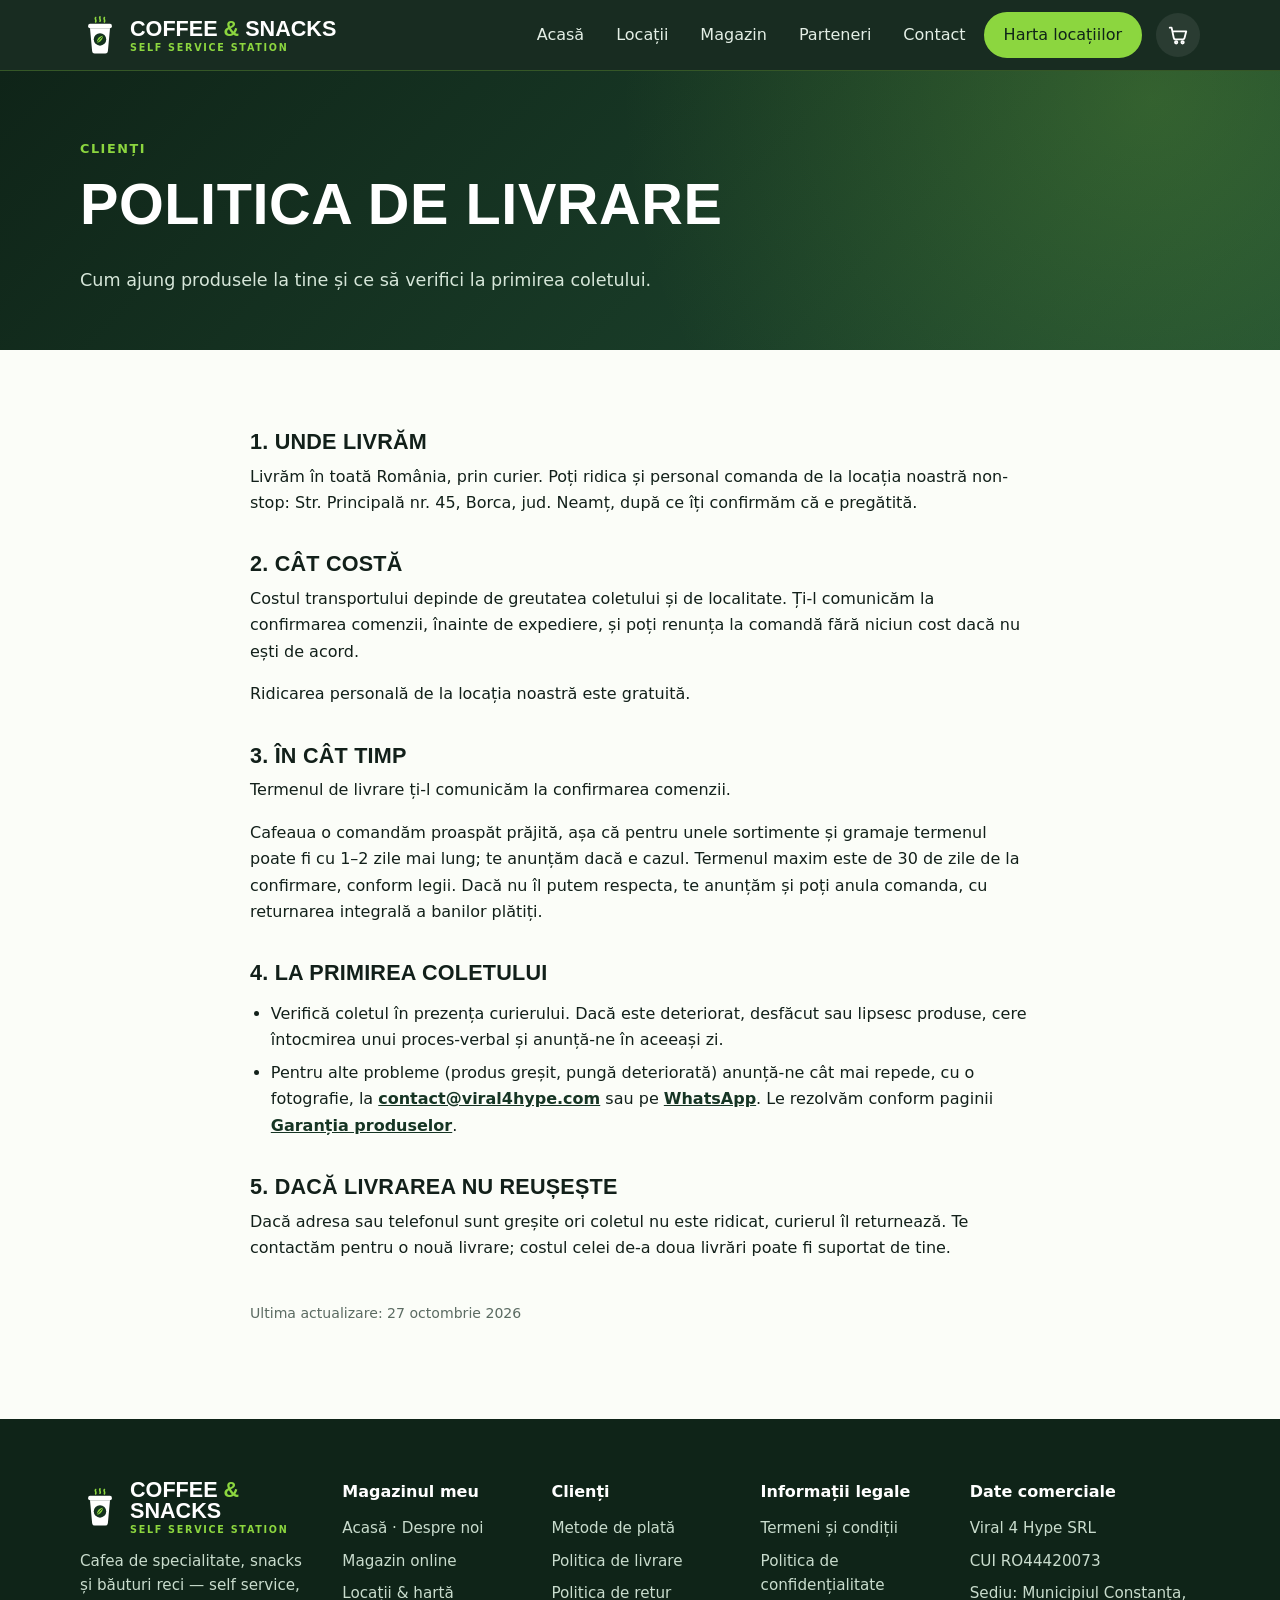
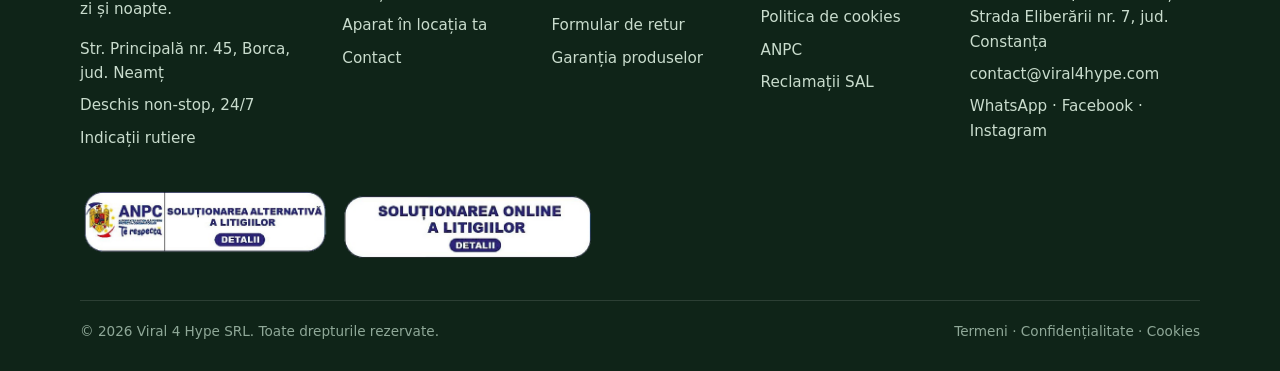
<file: politica-de-livrare.html>
<!doctype html>
<html lang="ro">
<head>
  <meta charset="utf-8">
  <meta http-equiv="Content-Security-Policy" content="default-src 'self'; script-src 'self' https://unpkg.com; style-src 'self' 'unsafe-inline' https://fonts.googleapis.com https://unpkg.com; font-src https://fonts.gstatic.com; img-src 'self' data: https://*.tile.openstreetmap.org https://unpkg.com; connect-src 'self' https://api.emailjs.com; object-src 'none'; base-uri 'self'; form-action 'self'; upgrade-insecure-requests">
  <meta name="referrer" content="strict-origin-when-cross-origin">
  <meta name="viewport" content="width=device-width, initial-scale=1">
  <title>Politica de livrare · Coffee &amp; Snacks</title>
  <meta name="description" content="Cum, unde și în cât timp livrează Coffee & Snacks comenzile din magazinul online.">
  <meta property="og:title" content="Politica de livrare · Coffee &amp; Snacks">
  <meta property="og:description" content="Cum, unde și în cât timp livrează Coffee & Snacks comenzile din magazinul online.">
  <meta name="theme-color" content="#0f2418">
  <meta property="og:image" content="assets/img/foto/hero.jpg">
  <link rel="icon" href="assets/img/favicon.svg" type="image/svg+xml">
  <link rel="preconnect" href="https://fonts.googleapis.com">
  <link rel="preconnect" href="https://fonts.gstatic.com" crossorigin>
  <link href="https://fonts.googleapis.com/css2?family=Caveat:wght@600;700&family=Inter:wght@400;500;600;700&family=Oswald:wght@500;600;700&display=swap" rel="stylesheet">
  <link rel="stylesheet" href="assets/css/style.css">
</head>
<body>
  <a class="skip-link" href="#main">Sari la conținut</a>
  <header class="site-header">
    <div class="container header-inner">
      <a class="logo" href="index.html" aria-label="Coffee &amp; Snacks – acasă"><img src="assets/img/logo.svg" alt="" width="40" height="40"><span>Coffee <span class="amp">&amp;</span> Snacks<small>SELF SERVICE STATION</small></span></a>
      <button class="nav-toggle" type="button" aria-expanded="false" aria-controls="site-nav" aria-label="Meniu">
        <svg width="26" height="26" viewBox="0 0 24 24" fill="none" stroke="currentColor" stroke-width="2" stroke-linecap="round"><path d="M4 7h16M4 12h16M4 17h16"/></svg>
      </button>
      <nav class="site-nav" id="site-nav" aria-label="Navigare principală">
        <ul>
          <li><a href="index.html">Acasă</a></li>
          <li><a href="locatii.html">Locații</a></li>
          <li><a href="magazin.html">Magazin</a></li>
          <li><a href="vending.html">Parteneri</a></li>
          <li><a href="contact.html">Contact</a></li>
          <li><a class="btn" href="locatii.html">Harta locațiilor</a></li>
        </ul>
      </nav>
    </div>
  </header>

  <main id="main">
    <section class="page-hero">
      <div class="container">
        <span class="eyebrow">Clienți</span>
        <h1>Politica de livrare</h1>
        <p>Cum ajung produsele la tine și ce să verifici la primirea coletului.</p>
      </div>
    </section>

    <section class="section">
      <div class="container prose">
<h2>1. Unde livrăm</h2>
        <p>Livrăm în toată România, prin curier<span data-if-config="delivery.courier"> (<span data-config="delivery.courier"></span>)</span>. Poți ridica și personal comanda de la locația noastră non-stop: <span data-config="shop.address"></span>, după ce îți confirmăm că e pregătită.</p>

        <h2>2. Cât costă</h2>
        <p data-if-config="delivery.cost">Transportul costă <span data-config="delivery.cost"></span> lei pe comandă<span data-if-config="delivery.freeFrom">, iar pentru comenzile de peste <span data-config="delivery.freeFrom"></span> lei este gratuit</span>. Costul apare în coș înainte de trimiterea comenzii.</p>
        <p data-unless-config="delivery.cost">Costul transportului depinde de greutatea coletului și de localitate. Ți-l comunicăm la confirmarea comenzii, înainte de expediere, și poți renunța la comandă fără niciun cost dacă nu ești de acord.</p>
        <p>Ridicarea personală de la locația noastră este gratuită.</p>

        <h2>3. În cât timp</h2>
        <p data-if-config="delivery.time">Termenul de livrare este de <span data-config="delivery.time"></span>.</p>
        <p data-unless-config="delivery.time">Termenul de livrare ți-l comunicăm la confirmarea comenzii.</p>
        <p>Cafeaua o comandăm proaspăt prăjită, așa că pentru unele sortimente și gramaje termenul poate fi cu 1–2 zile mai lung; te anunțăm dacă e cazul. Termenul maxim este de 30 de zile de la confirmare, conform legii. Dacă nu îl putem respecta, te anunțăm și poți anula comanda, cu returnarea integrală a banilor plătiți.</p>

        <h2>4. La primirea coletului</h2>
        <ul>
          <li>Verifică coletul în prezența curierului. Dacă este deteriorat, desfăcut sau lipsesc produse, cere întocmirea unui proces-verbal și anunță-ne în aceeași zi.</li>
          <li>Pentru alte probleme (produs greșit, pungă deteriorată) anunță-ne cât mai repede, cu o fotografie, la <a data-href="email" href="#" data-config="email"></a> sau pe <a data-href="whatsapp" href="#" target="_blank" rel="noopener">WhatsApp</a>. Le rezolvăm conform paginii <a href="garantia-produselor.html">Garanția produselor</a>.</li>
        </ul>

        <h2>5. Dacă livrarea nu reușește</h2>
        <p>Dacă adresa sau telefonul sunt greșite ori coletul nu este ridicat, curierul îl returnează. Te contactăm pentru o nouă livrare; costul celei de-a doua livrări poate fi suportat de tine.</p>
        <p class="updated">Ultima actualizare: 27 octombrie 2026</p>
      </div>
    </section>
  </main>

  <footer class="site-footer">
    <div class="container">
      <div class="footer-grid">
        <div>
          <a class="logo" href="index.html" aria-label="Coffee &amp; Snacks – acasă"><img src="assets/img/logo.svg" alt="" width="40" height="40"><span>Coffee <span class="amp">&amp;</span> Snacks<small>SELF SERVICE STATION</small></span></a>
          <p style="margin-top:14px">Cafea de specialitate, snacks și băuturi reci — self service, zi și noapte.</p>
          <ul>
            <li data-config="shop.address"></li>
            <li data-config="shop.hours"></li>
            <li><a data-href="map" href="#" target="_blank" rel="noopener">Indicații rutiere</a></li>
          </ul>
        </div>
        <div>
          <h4>Magazinul meu</h4>
          <ul>
            <li><a href="index.html">Acasă · Despre noi</a></li>
            <li><a href="magazin.html">Magazin online</a></li>
            <li><a href="locatii.html">Locații &amp; hartă</a></li>
            <li><a href="vending.html">Aparat în locația ta</a></li>
            <li><a href="contact.html">Contact</a></li>
          </ul>
        </div>
        <div>
          <h4>Clienți</h4>
          <ul>
            <li><a href="metode-de-plata.html">Metode de plată</a></li>
            <li><a href="politica-de-livrare.html">Politica de livrare</a></li>
            <li><a href="politica-de-retur.html">Politica de retur</a></li>
            <li><a href="formular-de-retur.html">Formular de retur</a></li>
            <li><a href="garantia-produselor.html">Garanția produselor</a></li>
          </ul>
        </div>
        <div>
          <h4>Informații legale</h4>
          <ul>
            <li><a href="termeni-si-conditii.html">Termeni și condiții</a></li>
            <li><a href="politica-de-confidentialitate.html">Politica de confidențialitate</a></li>
            <li><a href="politica-cookies.html">Politica de cookies</a></li>
            <li><a href="https://anpc.ro" target="_blank" rel="noopener">ANPC</a></li>
            <li><a href="https://reclamatiisal.anpc.ro/" target="_blank" rel="noopener">Reclamații SAL</a></li>
          </ul>
        </div>
        <div>
          <h4>Date comerciale</h4>
          <ul>
            <li data-config="companyName"></li>
            <li data-if-config="regCom">Nr. Reg. Com. <span data-config="regCom"></span></li>
            <li>CUI <span data-config="cui"></span></li>
            <li data-if-config="registeredOffice">Sediu: <span data-config="registeredOffice"></span></li>
            <li><a data-href="email" href="#" data-config="email"></a></li>
            <li><a data-href="whatsapp" href="#" target="_blank" rel="noopener">WhatsApp</a> · <a data-href="social.facebook" href="#" target="_blank" rel="noopener">Facebook</a> · <a data-href="social.instagram" href="#" target="_blank" rel="noopener">Instagram</a></li>
          </ul>
        </div>
      </div>
      <div class="footer-badges">
        <a href="https://reclamatiisal.anpc.ro/" target="_blank" rel="noopener"><img src="assets/img/anpc-sal.png" alt="ANPC – Soluționarea alternativă a litigiilor" width="250" height="64" loading="lazy"></a>
        <a href="https://ec.europa.eu/consumers/odr" target="_blank" rel="noopener"><img src="assets/img/anpc-sol.png" alt="Soluționarea online a litigiilor" width="250" height="70" loading="lazy"></a>
      </div>
      <div class="footer-bottom">
        <span>© <span data-year></span> <span data-config="companyName"></span>. Toate drepturile rezervate.</span>
        <span><a href="termeni-si-conditii.html">Termeni</a> · <a href="politica-de-confidentialitate.html">Confidențialitate</a> · <a href="politica-cookies.html">Cookies</a></span>
      </div>
    </div>
  </footer>

  <script src="assets/js/config.js"></script>
  <script src="assets/js/main.js"></script>
</body>
</html>
</file>
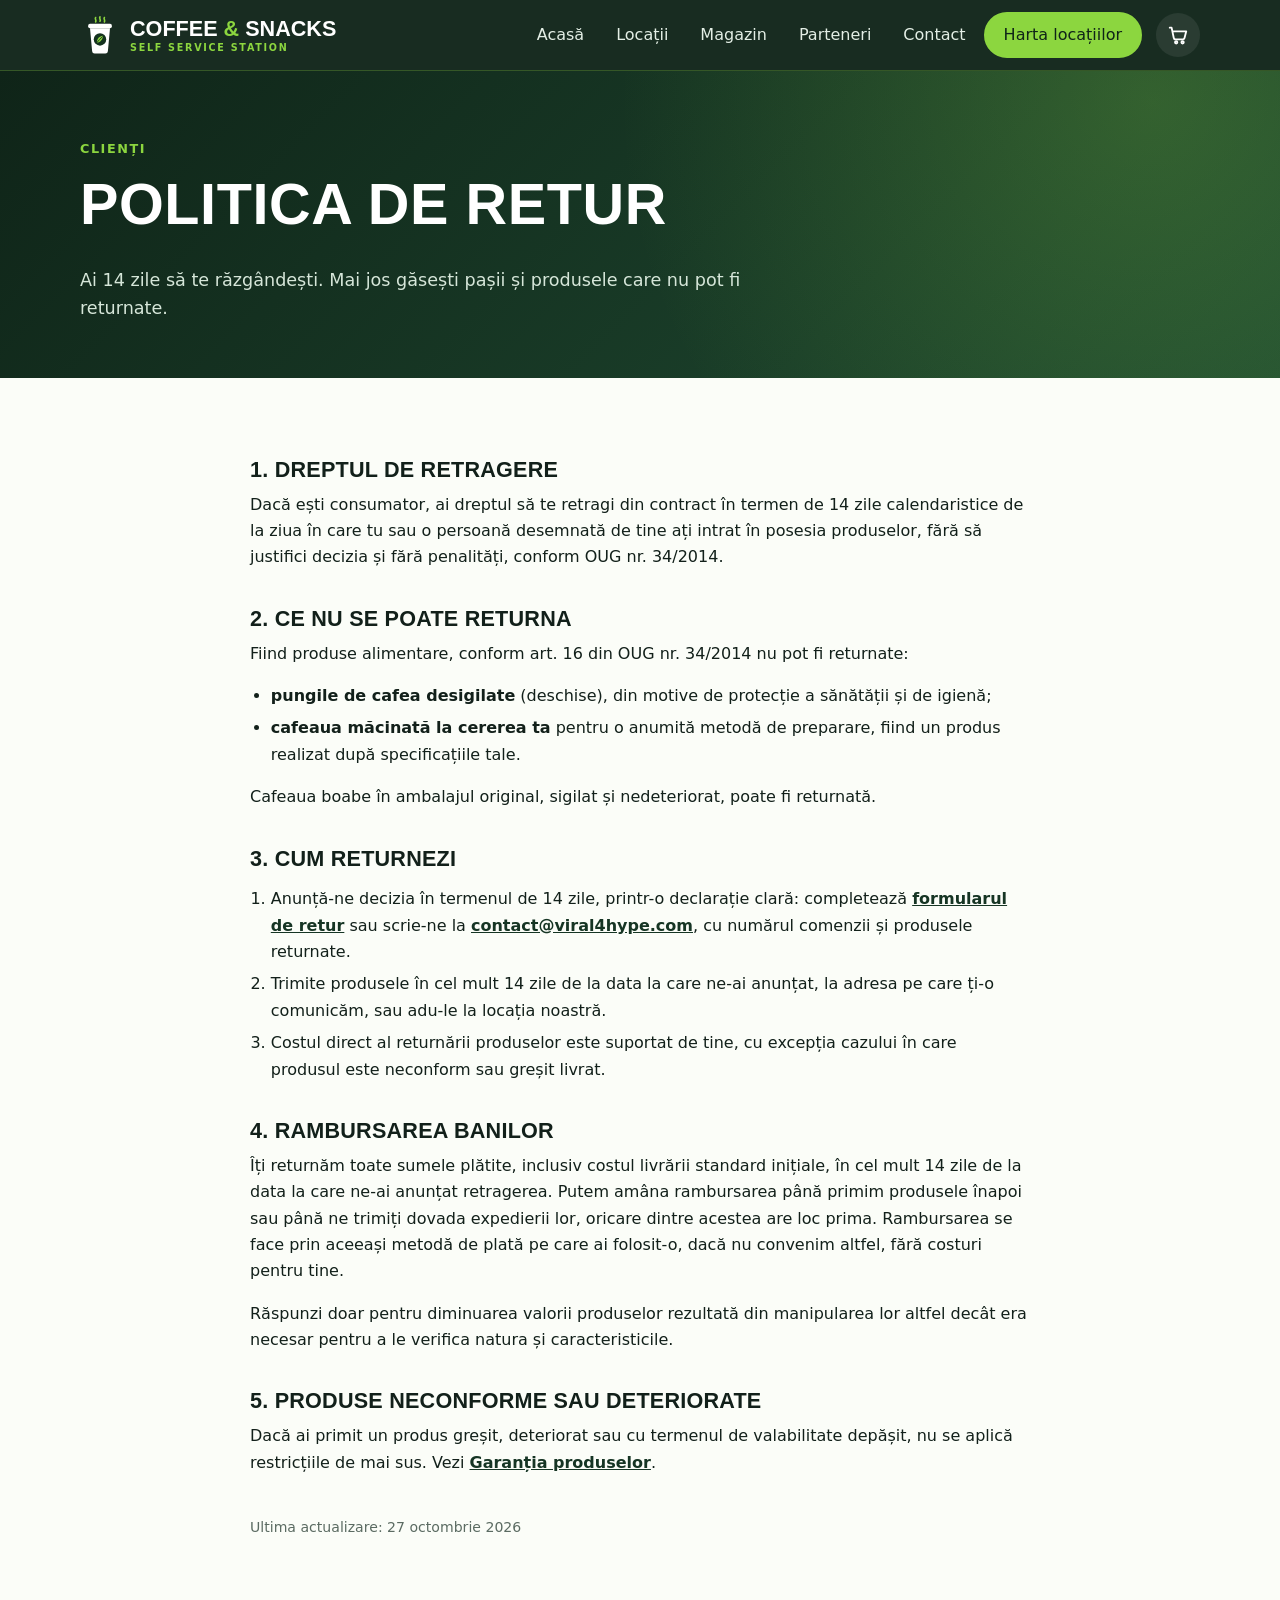
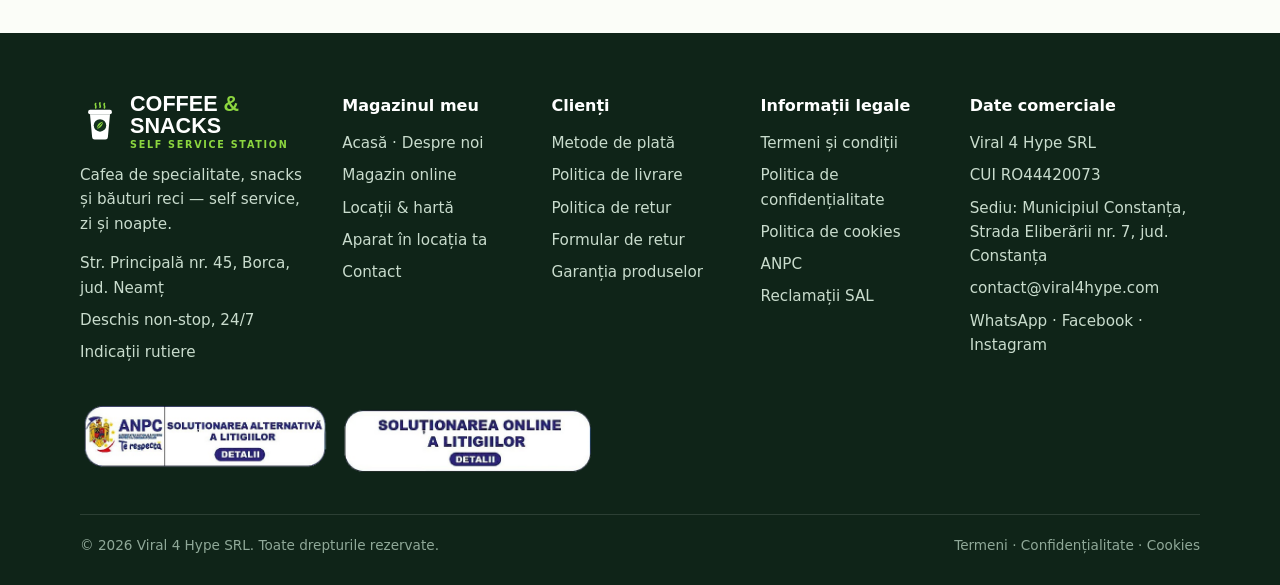
<file: politica-de-retur.html>
<!doctype html>
<html lang="ro">
<head>
  <meta charset="utf-8">
  <meta http-equiv="Content-Security-Policy" content="default-src 'self'; script-src 'self' https://unpkg.com; style-src 'self' 'unsafe-inline' https://fonts.googleapis.com https://unpkg.com; font-src https://fonts.gstatic.com; img-src 'self' data: https://*.tile.openstreetmap.org https://unpkg.com; connect-src 'self' https://api.emailjs.com; object-src 'none'; base-uri 'self'; form-action 'self'; upgrade-insecure-requests">
  <meta name="referrer" content="strict-origin-when-cross-origin">
  <meta name="viewport" content="width=device-width, initial-scale=1">
  <title>Politica de retur · Coffee &amp; Snacks</title>
  <meta name="description" content="Dreptul de retragere în 14 zile și pașii pentru returnarea produselor la Coffee & Snacks.">
  <meta property="og:title" content="Politica de retur · Coffee &amp; Snacks">
  <meta property="og:description" content="Dreptul de retragere în 14 zile și pașii pentru returnarea produselor la Coffee & Snacks.">
  <meta name="theme-color" content="#0f2418">
  <meta property="og:image" content="assets/img/foto/hero.jpg">
  <link rel="icon" href="assets/img/favicon.svg" type="image/svg+xml">
  <link rel="preconnect" href="https://fonts.googleapis.com">
  <link rel="preconnect" href="https://fonts.gstatic.com" crossorigin>
  <link href="https://fonts.googleapis.com/css2?family=Caveat:wght@600;700&family=Inter:wght@400;500;600;700&family=Oswald:wght@500;600;700&display=swap" rel="stylesheet">
  <link rel="stylesheet" href="assets/css/style.css">
</head>
<body>
  <a class="skip-link" href="#main">Sari la conținut</a>
  <header class="site-header">
    <div class="container header-inner">
      <a class="logo" href="index.html" aria-label="Coffee &amp; Snacks – acasă"><img src="assets/img/logo.svg" alt="" width="40" height="40"><span>Coffee <span class="amp">&amp;</span> Snacks<small>SELF SERVICE STATION</small></span></a>
      <button class="nav-toggle" type="button" aria-expanded="false" aria-controls="site-nav" aria-label="Meniu">
        <svg width="26" height="26" viewBox="0 0 24 24" fill="none" stroke="currentColor" stroke-width="2" stroke-linecap="round"><path d="M4 7h16M4 12h16M4 17h16"/></svg>
      </button>
      <nav class="site-nav" id="site-nav" aria-label="Navigare principală">
        <ul>
          <li><a href="index.html">Acasă</a></li>
          <li><a href="locatii.html">Locații</a></li>
          <li><a href="magazin.html">Magazin</a></li>
          <li><a href="vending.html">Parteneri</a></li>
          <li><a href="contact.html">Contact</a></li>
          <li><a class="btn" href="locatii.html">Harta locațiilor</a></li>
        </ul>
      </nav>
    </div>
  </header>

  <main id="main">
    <section class="page-hero">
      <div class="container">
        <span class="eyebrow">Clienți</span>
        <h1>Politica de retur</h1>
        <p>Ai 14 zile să te răzgândești. Mai jos găsești pașii și produsele care nu pot fi returnate.</p>
      </div>
    </section>

    <section class="section">
      <div class="container prose">
<h2>1. Dreptul de retragere</h2>
        <p>Dacă ești consumator, ai dreptul să te retragi din contract în termen de 14 zile calendaristice de la ziua în care tu sau o persoană desemnată de tine ați intrat în posesia produselor, fără să justifici decizia și fără penalități, conform OUG nr. 34/2014.</p>

        <h2>2. Ce nu se poate returna</h2>
        <p>Fiind produse alimentare, conform art. 16 din OUG nr. 34/2014 nu pot fi returnate:</p>
        <ul>
          <li><strong>pungile de cafea desigilate</strong> (deschise), din motive de protecție a sănătății și de igienă;</li>
          <li><strong>cafeaua măcinată la cererea ta</strong> pentru o anumită metodă de preparare, fiind un produs realizat după specificațiile tale.</li>
        </ul>
        <p>Cafeaua boabe în ambalajul original, sigilat și nedeteriorat, poate fi returnată.</p>

        <h2>3. Cum returnezi</h2>
        <ol>
          <li>Anunță-ne decizia în termenul de 14 zile, printr-o declarație clară: completează <a href="formular-de-retur.html">formularul de retur</a> sau scrie-ne la <a data-href="email" href="#" data-config="email"></a>, cu numărul comenzii și produsele returnate.</li>
          <li>Trimite produsele în cel mult 14 zile de la data la care ne-ai anunțat, la adresa pe care ți-o comunicăm, sau adu-le la locația noastră.</li>
          <li>Costul direct al returnării produselor este suportat de tine, cu excepția cazului în care produsul este neconform sau greșit livrat.</li>
        </ol>

        <h2>4. Rambursarea banilor</h2>
        <p>Îți returnăm toate sumele plătite, inclusiv costul livrării standard inițiale, în cel mult 14 zile de la data la care ne-ai anunțat retragerea. Putem amâna rambursarea până primim produsele înapoi sau până ne trimiți dovada expedierii lor, oricare dintre acestea are loc prima. Rambursarea se face prin aceeași metodă de plată pe care ai folosit-o, dacă nu convenim altfel, fără costuri pentru tine.</p>
        <p>Răspunzi doar pentru diminuarea valorii produselor rezultată din manipularea lor altfel decât era necesar pentru a le verifica natura și caracteristicile.</p>

        <h2>5. Produse neconforme sau deteriorate</h2>
        <p>Dacă ai primit un produs greșit, deteriorat sau cu termenul de valabilitate depășit, nu se aplică restricțiile de mai sus. Vezi <a href="garantia-produselor.html">Garanția produselor</a>.</p>
        <p class="updated">Ultima actualizare: 27 octombrie 2026</p>
      </div>
    </section>
  </main>

  <footer class="site-footer">
    <div class="container">
      <div class="footer-grid">
        <div>
          <a class="logo" href="index.html" aria-label="Coffee &amp; Snacks – acasă"><img src="assets/img/logo.svg" alt="" width="40" height="40"><span>Coffee <span class="amp">&amp;</span> Snacks<small>SELF SERVICE STATION</small></span></a>
          <p style="margin-top:14px">Cafea de specialitate, snacks și băuturi reci — self service, zi și noapte.</p>
          <ul>
            <li data-config="shop.address"></li>
            <li data-config="shop.hours"></li>
            <li><a data-href="map" href="#" target="_blank" rel="noopener">Indicații rutiere</a></li>
          </ul>
        </div>
        <div>
          <h4>Magazinul meu</h4>
          <ul>
            <li><a href="index.html">Acasă · Despre noi</a></li>
            <li><a href="magazin.html">Magazin online</a></li>
            <li><a href="locatii.html">Locații &amp; hartă</a></li>
            <li><a href="vending.html">Aparat în locația ta</a></li>
            <li><a href="contact.html">Contact</a></li>
          </ul>
        </div>
        <div>
          <h4>Clienți</h4>
          <ul>
            <li><a href="metode-de-plata.html">Metode de plată</a></li>
            <li><a href="politica-de-livrare.html">Politica de livrare</a></li>
            <li><a href="politica-de-retur.html">Politica de retur</a></li>
            <li><a href="formular-de-retur.html">Formular de retur</a></li>
            <li><a href="garantia-produselor.html">Garanția produselor</a></li>
          </ul>
        </div>
        <div>
          <h4>Informații legale</h4>
          <ul>
            <li><a href="termeni-si-conditii.html">Termeni și condiții</a></li>
            <li><a href="politica-de-confidentialitate.html">Politica de confidențialitate</a></li>
            <li><a href="politica-cookies.html">Politica de cookies</a></li>
            <li><a href="https://anpc.ro" target="_blank" rel="noopener">ANPC</a></li>
            <li><a href="https://reclamatiisal.anpc.ro/" target="_blank" rel="noopener">Reclamații SAL</a></li>
          </ul>
        </div>
        <div>
          <h4>Date comerciale</h4>
          <ul>
            <li data-config="companyName"></li>
            <li data-if-config="regCom">Nr. Reg. Com. <span data-config="regCom"></span></li>
            <li>CUI <span data-config="cui"></span></li>
            <li data-if-config="registeredOffice">Sediu: <span data-config="registeredOffice"></span></li>
            <li><a data-href="email" href="#" data-config="email"></a></li>
            <li><a data-href="whatsapp" href="#" target="_blank" rel="noopener">WhatsApp</a> · <a data-href="social.facebook" href="#" target="_blank" rel="noopener">Facebook</a> · <a data-href="social.instagram" href="#" target="_blank" rel="noopener">Instagram</a></li>
          </ul>
        </div>
      </div>
      <div class="footer-badges">
        <a href="https://reclamatiisal.anpc.ro/" target="_blank" rel="noopener"><img src="assets/img/anpc-sal.png" alt="ANPC – Soluționarea alternativă a litigiilor" width="250" height="64" loading="lazy"></a>
        <a href="https://ec.europa.eu/consumers/odr" target="_blank" rel="noopener"><img src="assets/img/anpc-sol.png" alt="Soluționarea online a litigiilor" width="250" height="70" loading="lazy"></a>
      </div>
      <div class="footer-bottom">
        <span>© <span data-year></span> <span data-config="companyName"></span>. Toate drepturile rezervate.</span>
        <span><a href="termeni-si-conditii.html">Termeni</a> · <a href="politica-de-confidentialitate.html">Confidențialitate</a> · <a href="politica-cookies.html">Cookies</a></span>
      </div>
    </div>
  </footer>

  <script src="assets/js/config.js"></script>
  <script src="assets/js/main.js"></script>
</body>
</html>
</file>
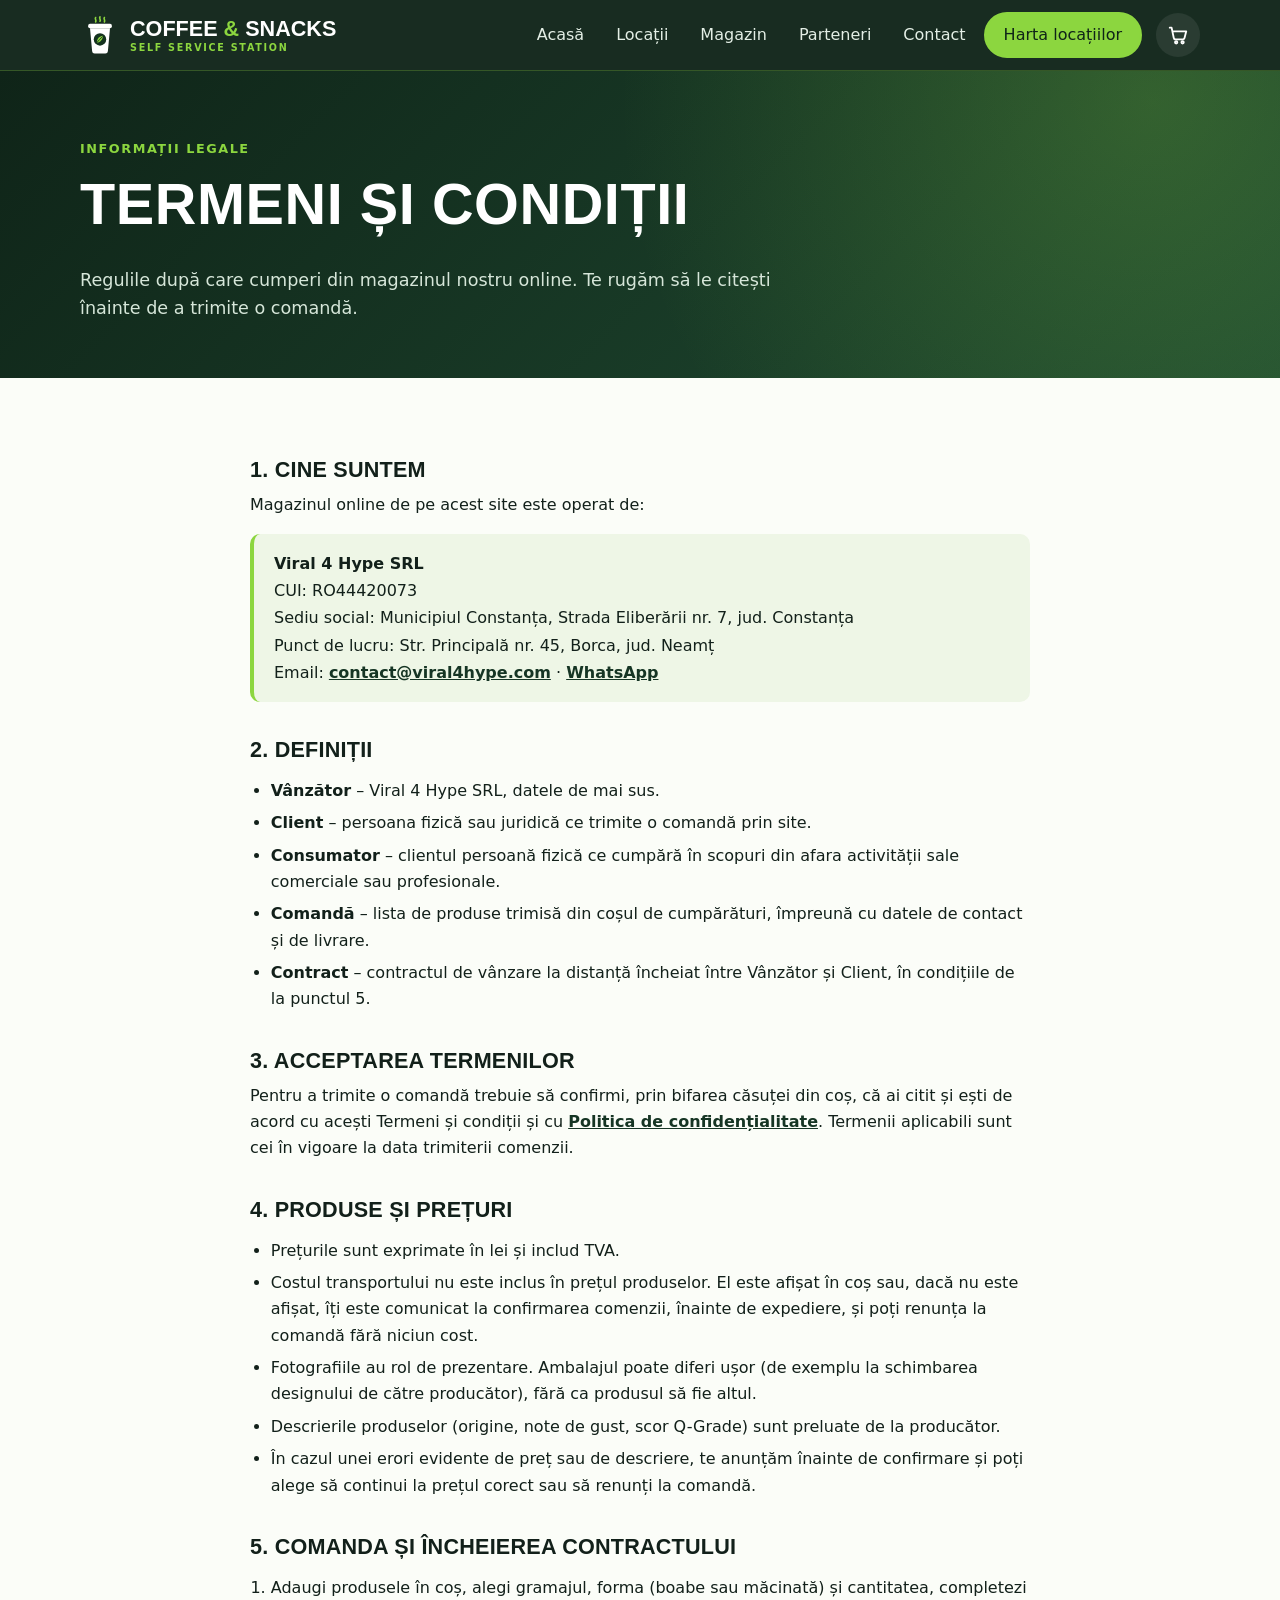
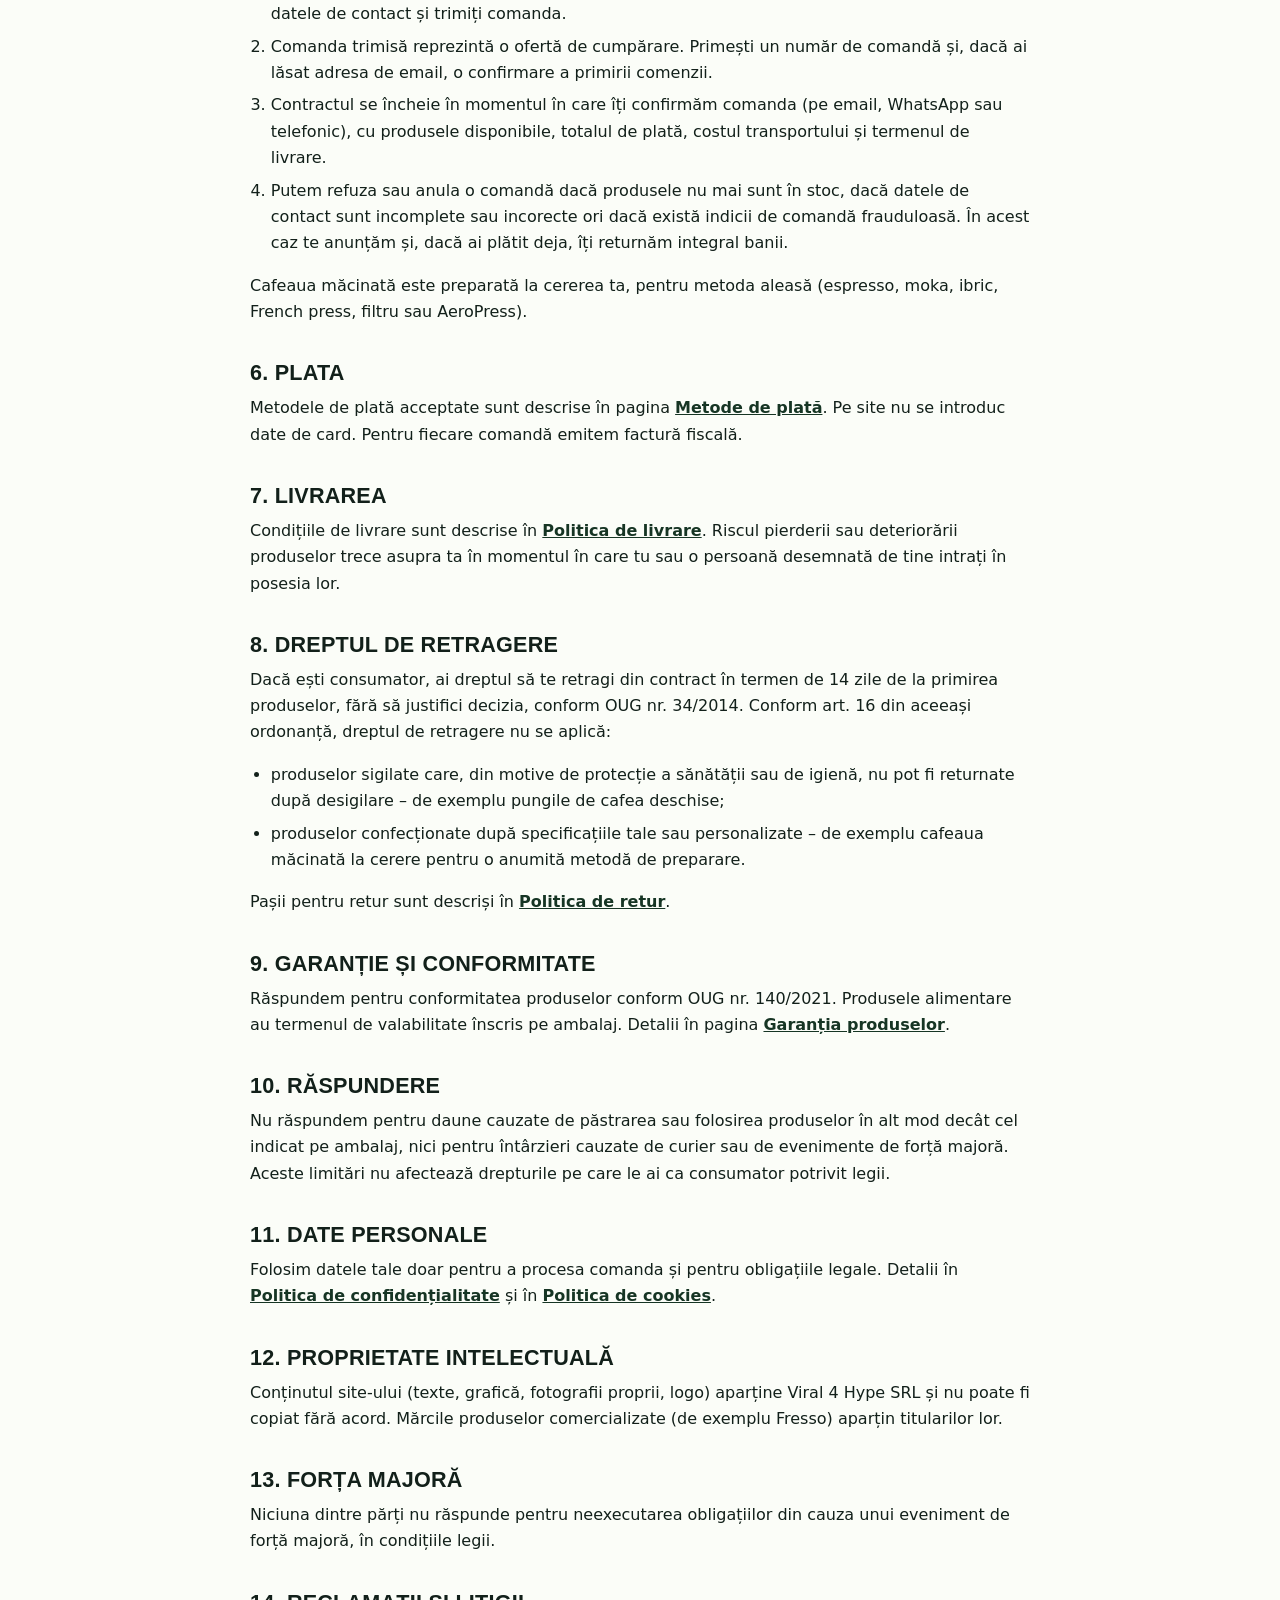
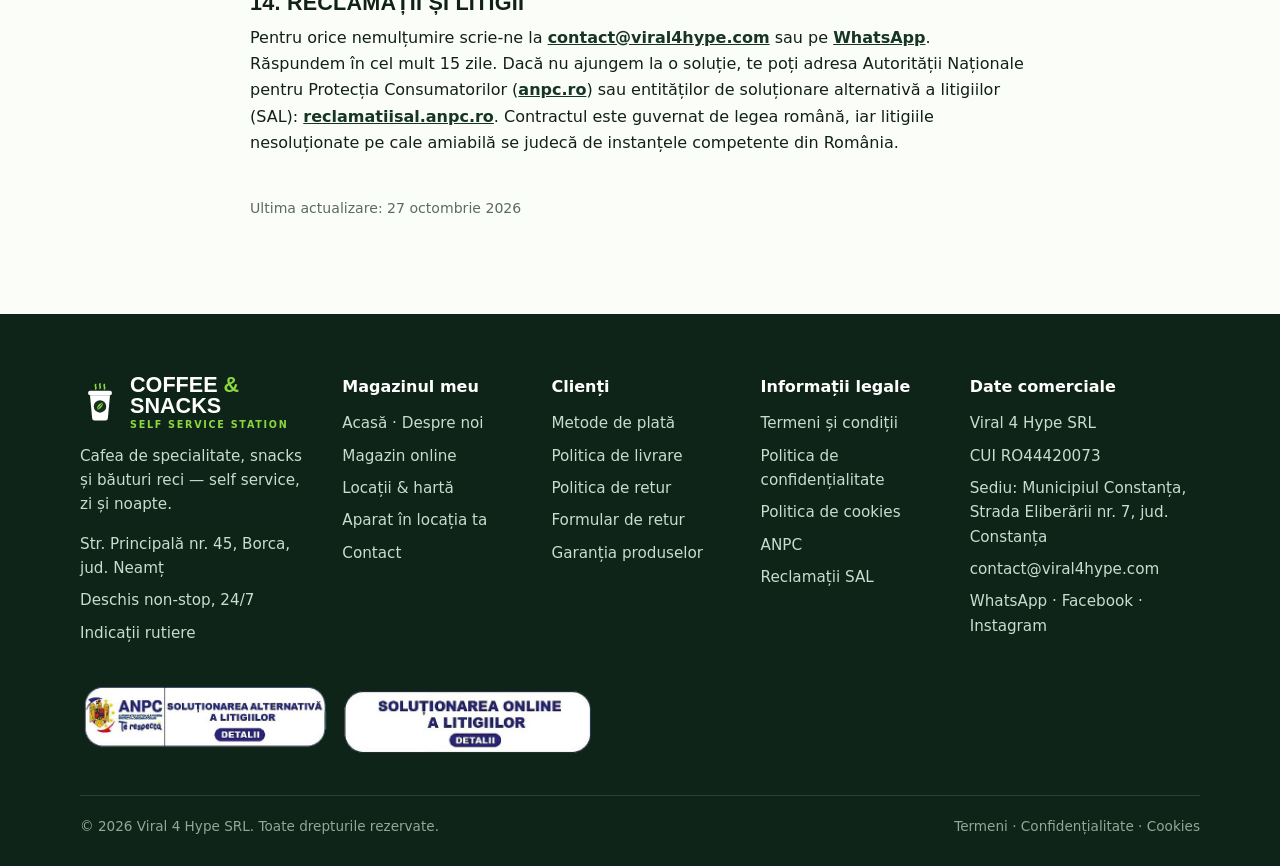
<file: termeni-si-conditii.html>
<!doctype html>
<html lang="ro">
<head>
  <meta charset="utf-8">
  <meta http-equiv="Content-Security-Policy" content="default-src 'self'; script-src 'self' https://unpkg.com; style-src 'self' 'unsafe-inline' https://fonts.googleapis.com https://unpkg.com; font-src https://fonts.gstatic.com; img-src 'self' data: https://*.tile.openstreetmap.org https://unpkg.com; connect-src 'self' https://api.emailjs.com; object-src 'none'; base-uri 'self'; form-action 'self'; upgrade-insecure-requests">
  <meta name="referrer" content="strict-origin-when-cross-origin">
  <meta name="viewport" content="width=device-width, initial-scale=1">
  <title>Termeni și condiții · Coffee &amp; Snacks</title>
  <meta name="description" content="Termenii și condițiile de vânzare din magazinul online Coffee & Snacks.">
  <meta property="og:title" content="Termeni și condiții · Coffee &amp; Snacks">
  <meta property="og:description" content="Termenii și condițiile de vânzare din magazinul online Coffee & Snacks.">
  <meta name="theme-color" content="#0f2418">
  <meta property="og:image" content="assets/img/foto/hero.jpg">
  <link rel="icon" href="assets/img/favicon.svg" type="image/svg+xml">
  <link rel="preconnect" href="https://fonts.googleapis.com">
  <link rel="preconnect" href="https://fonts.gstatic.com" crossorigin>
  <link href="https://fonts.googleapis.com/css2?family=Caveat:wght@600;700&family=Inter:wght@400;500;600;700&family=Oswald:wght@500;600;700&display=swap" rel="stylesheet">
  <link rel="stylesheet" href="assets/css/style.css">
</head>
<body>
  <a class="skip-link" href="#main">Sari la conținut</a>
  <header class="site-header">
    <div class="container header-inner">
      <a class="logo" href="index.html" aria-label="Coffee &amp; Snacks – acasă"><img src="assets/img/logo.svg" alt="" width="40" height="40"><span>Coffee <span class="amp">&amp;</span> Snacks<small>SELF SERVICE STATION</small></span></a>
      <button class="nav-toggle" type="button" aria-expanded="false" aria-controls="site-nav" aria-label="Meniu">
        <svg width="26" height="26" viewBox="0 0 24 24" fill="none" stroke="currentColor" stroke-width="2" stroke-linecap="round"><path d="M4 7h16M4 12h16M4 17h16"/></svg>
      </button>
      <nav class="site-nav" id="site-nav" aria-label="Navigare principală">
        <ul>
          <li><a href="index.html">Acasă</a></li>
          <li><a href="locatii.html">Locații</a></li>
          <li><a href="magazin.html">Magazin</a></li>
          <li><a href="vending.html">Parteneri</a></li>
          <li><a href="contact.html">Contact</a></li>
          <li><a class="btn" href="locatii.html">Harta locațiilor</a></li>
        </ul>
      </nav>
    </div>
  </header>

  <main id="main">
    <section class="page-hero">
      <div class="container">
        <span class="eyebrow">Informații legale</span>
        <h1>Termeni și condiții</h1>
        <p>Regulile după care cumperi din magazinul nostru online. Te rugăm să le citești înainte de a trimite o comandă.</p>
      </div>
    </section>

    <section class="section">
      <div class="container prose">
<h2>1. Cine suntem</h2>
        <p>Magazinul online de pe acest site este operat de:</p>
        <div class="company-box">
          <strong><span data-config="companyName"></span></strong><br>
          <span data-if-config="regCom">Nr. Reg. Com.: <span data-config="regCom"></span><br></span>
          CUI: <span data-config="cui"></span><br>
          <span data-if-config="registeredOffice">Sediu social: <span data-config="registeredOffice"></span><br></span>
          Punct de lucru: <span data-config="shop.address"></span><br>
          Email: <a data-href="email" href="#" data-config="email"></a> · <a data-href="whatsapp" href="#" target="_blank" rel="noopener">WhatsApp</a>
        </div>

        <h2>2. Definiții</h2>
        <ul>
          <li><strong>Vânzător</strong> – <span data-config="companyName"></span>, datele de mai sus.</li>
          <li><strong>Client</strong> – persoana fizică sau juridică ce trimite o comandă prin site.</li>
          <li><strong>Consumator</strong> – clientul persoană fizică ce cumpără în scopuri din afara activității sale comerciale sau profesionale.</li>
          <li><strong>Comandă</strong> – lista de produse trimisă din coșul de cumpărături, împreună cu datele de contact și de livrare.</li>
          <li><strong>Contract</strong> – contractul de vânzare la distanță încheiat între Vânzător și Client, în condițiile de la punctul 5.</li>
        </ul>

        <h2>3. Acceptarea termenilor</h2>
        <p>Pentru a trimite o comandă trebuie să confirmi, prin bifarea căsuței din coș, că ai citit și ești de acord cu acești Termeni și condiții și cu <a href="politica-de-confidentialitate.html">Politica de confidențialitate</a>. Termenii aplicabili sunt cei în vigoare la data trimiterii comenzii.</p>

        <h2>4. Produse și prețuri</h2>
        <ul>
          <li>Prețurile sunt exprimate în lei și includ TVA.</li>
          <li>Costul transportului nu este inclus în prețul produselor. El este afișat în coș sau, dacă nu este afișat, îți este comunicat la confirmarea comenzii, înainte de expediere, și poți renunța la comandă fără niciun cost.</li>
          <li>Fotografiile au rol de prezentare. Ambalajul poate diferi ușor (de exemplu la schimbarea designului de către producător), fără ca produsul să fie altul.</li>
          <li>Descrierile produselor (origine, note de gust, scor Q-Grade) sunt preluate de la producător.</li>
          <li>În cazul unei erori evidente de preț sau de descriere, te anunțăm înainte de confirmare și poți alege să continui la prețul corect sau să renunți la comandă.</li>
        </ul>

        <h2>5. Comanda și încheierea contractului</h2>
        <ol>
          <li>Adaugi produsele în coș, alegi gramajul, forma (boabe sau măcinată) și cantitatea, completezi datele de contact și trimiți comanda.</li>
          <li>Comanda trimisă reprezintă o ofertă de cumpărare. Primești un număr de comandă și, dacă ai lăsat adresa de email, o confirmare a primirii comenzii.</li>
          <li>Contractul se încheie în momentul în care îți confirmăm comanda (pe email, WhatsApp sau telefonic), cu produsele disponibile, totalul de plată, costul transportului și termenul de livrare.</li>
          <li>Putem refuza sau anula o comandă dacă produsele nu mai sunt în stoc, dacă datele de contact sunt incomplete sau incorecte ori dacă există indicii de comandă frauduloasă. În acest caz te anunțăm și, dacă ai plătit deja, îți returnăm integral banii.</li>
        </ol>
        <p>Cafeaua măcinată este preparată la cererea ta, pentru metoda aleasă (espresso, moka, ibric, French press, filtru sau AeroPress).</p>

        <h2>6. Plata</h2>
        <p>Metodele de plată acceptate sunt descrise în pagina <a href="metode-de-plata.html">Metode de plată</a>. Pe site nu se introduc date de card. Pentru fiecare comandă emitem factură fiscală.</p>

        <h2>7. Livrarea</h2>
        <p>Condițiile de livrare sunt descrise în <a href="politica-de-livrare.html">Politica de livrare</a>. Riscul pierderii sau deteriorării produselor trece asupra ta în momentul în care tu sau o persoană desemnată de tine intrați în posesia lor.</p>

        <h2>8. Dreptul de retragere</h2>
        <p>Dacă ești consumator, ai dreptul să te retragi din contract în termen de 14 zile de la primirea produselor, fără să justifici decizia, conform OUG nr. 34/2014. Conform art. 16 din aceeași ordonanță, dreptul de retragere nu se aplică:</p>
        <ul>
          <li>produselor sigilate care, din motive de protecție a sănătății sau de igienă, nu pot fi returnate după desigilare – de exemplu pungile de cafea deschise;</li>
          <li>produselor confecționate după specificațiile tale sau personalizate – de exemplu cafeaua măcinată la cerere pentru o anumită metodă de preparare.</li>
        </ul>
        <p>Pașii pentru retur sunt descriși în <a href="politica-de-retur.html">Politica de retur</a>.</p>

        <h2>9. Garanție și conformitate</h2>
        <p>Răspundem pentru conformitatea produselor conform OUG nr. 140/2021. Produsele alimentare au termenul de valabilitate înscris pe ambalaj. Detalii în pagina <a href="garantia-produselor.html">Garanția produselor</a>.</p>

        <h2>10. Răspundere</h2>
        <p>Nu răspundem pentru daune cauzate de păstrarea sau folosirea produselor în alt mod decât cel indicat pe ambalaj, nici pentru întârzieri cauzate de curier sau de evenimente de forță majoră. Aceste limitări nu afectează drepturile pe care le ai ca consumator potrivit legii.</p>

        <h2>11. Date personale</h2>
        <p>Folosim datele tale doar pentru a procesa comanda și pentru obligațiile legale. Detalii în <a href="politica-de-confidentialitate.html">Politica de confidențialitate</a> și în <a href="politica-cookies.html">Politica de cookies</a>.</p>

        <h2>12. Proprietate intelectuală</h2>
        <p>Conținutul site-ului (texte, grafică, fotografii proprii, logo) aparține <span data-config="companyName"></span> și nu poate fi copiat fără acord. Mărcile produselor comercializate (de exemplu Fresso) aparțin titularilor lor.</p>

        <h2>13. Forța majoră</h2>
        <p>Niciuna dintre părți nu răspunde pentru neexecutarea obligațiilor din cauza unui eveniment de forță majoră, în condițiile legii.</p>

        <h2>14. Reclamații și litigii</h2>
        <p>Pentru orice nemulțumire scrie-ne la <a data-href="email" href="#" data-config="email"></a> sau pe <a data-href="whatsapp" href="#" target="_blank" rel="noopener">WhatsApp</a>. Răspundem în cel mult 15 zile. Dacă nu ajungem la o soluție, te poți adresa Autorității Naționale pentru Protecția Consumatorilor (<a href="https://anpc.ro" target="_blank" rel="noopener">anpc.ro</a>) sau entităților de soluționare alternativă a litigiilor (SAL): <a href="https://reclamatiisal.anpc.ro/" target="_blank" rel="noopener">reclamatiisal.anpc.ro</a>. Contractul este guvernat de legea română, iar litigiile nesoluționate pe cale amiabilă se judecă de instanțele competente din România.</p>
        <p class="updated">Ultima actualizare: 27 octombrie 2026</p>
      </div>
    </section>
  </main>

  <footer class="site-footer">
    <div class="container">
      <div class="footer-grid">
        <div>
          <a class="logo" href="index.html" aria-label="Coffee &amp; Snacks – acasă"><img src="assets/img/logo.svg" alt="" width="40" height="40"><span>Coffee <span class="amp">&amp;</span> Snacks<small>SELF SERVICE STATION</small></span></a>
          <p style="margin-top:14px">Cafea de specialitate, snacks și băuturi reci — self service, zi și noapte.</p>
          <ul>
            <li data-config="shop.address"></li>
            <li data-config="shop.hours"></li>
            <li><a data-href="map" href="#" target="_blank" rel="noopener">Indicații rutiere</a></li>
          </ul>
        </div>
        <div>
          <h4>Magazinul meu</h4>
          <ul>
            <li><a href="index.html">Acasă · Despre noi</a></li>
            <li><a href="magazin.html">Magazin online</a></li>
            <li><a href="locatii.html">Locații &amp; hartă</a></li>
            <li><a href="vending.html">Aparat în locația ta</a></li>
            <li><a href="contact.html">Contact</a></li>
          </ul>
        </div>
        <div>
          <h4>Clienți</h4>
          <ul>
            <li><a href="metode-de-plata.html">Metode de plată</a></li>
            <li><a href="politica-de-livrare.html">Politica de livrare</a></li>
            <li><a href="politica-de-retur.html">Politica de retur</a></li>
            <li><a href="formular-de-retur.html">Formular de retur</a></li>
            <li><a href="garantia-produselor.html">Garanția produselor</a></li>
          </ul>
        </div>
        <div>
          <h4>Informații legale</h4>
          <ul>
            <li><a href="termeni-si-conditii.html">Termeni și condiții</a></li>
            <li><a href="politica-de-confidentialitate.html">Politica de confidențialitate</a></li>
            <li><a href="politica-cookies.html">Politica de cookies</a></li>
            <li><a href="https://anpc.ro" target="_blank" rel="noopener">ANPC</a></li>
            <li><a href="https://reclamatiisal.anpc.ro/" target="_blank" rel="noopener">Reclamații SAL</a></li>
          </ul>
        </div>
        <div>
          <h4>Date comerciale</h4>
          <ul>
            <li data-config="companyName"></li>
            <li data-if-config="regCom">Nr. Reg. Com. <span data-config="regCom"></span></li>
            <li>CUI <span data-config="cui"></span></li>
            <li data-if-config="registeredOffice">Sediu: <span data-config="registeredOffice"></span></li>
            <li><a data-href="email" href="#" data-config="email"></a></li>
            <li><a data-href="whatsapp" href="#" target="_blank" rel="noopener">WhatsApp</a> · <a data-href="social.facebook" href="#" target="_blank" rel="noopener">Facebook</a> · <a data-href="social.instagram" href="#" target="_blank" rel="noopener">Instagram</a></li>
          </ul>
        </div>
      </div>
      <div class="footer-badges">
        <a href="https://reclamatiisal.anpc.ro/" target="_blank" rel="noopener"><img src="assets/img/anpc-sal.png" alt="ANPC – Soluționarea alternativă a litigiilor" width="250" height="64" loading="lazy"></a>
        <a href="https://ec.europa.eu/consumers/odr" target="_blank" rel="noopener"><img src="assets/img/anpc-sol.png" alt="Soluționarea online a litigiilor" width="250" height="70" loading="lazy"></a>
      </div>
      <div class="footer-bottom">
        <span>© <span data-year></span> <span data-config="companyName"></span>. Toate drepturile rezervate.</span>
        <span><a href="termeni-si-conditii.html">Termeni</a> · <a href="politica-de-confidentialitate.html">Confidențialitate</a> · <a href="politica-cookies.html">Cookies</a></span>
      </div>
    </div>
  </footer>

  <script src="assets/js/config.js"></script>
  <script src="assets/js/main.js"></script>
</body>
</html>
</file>
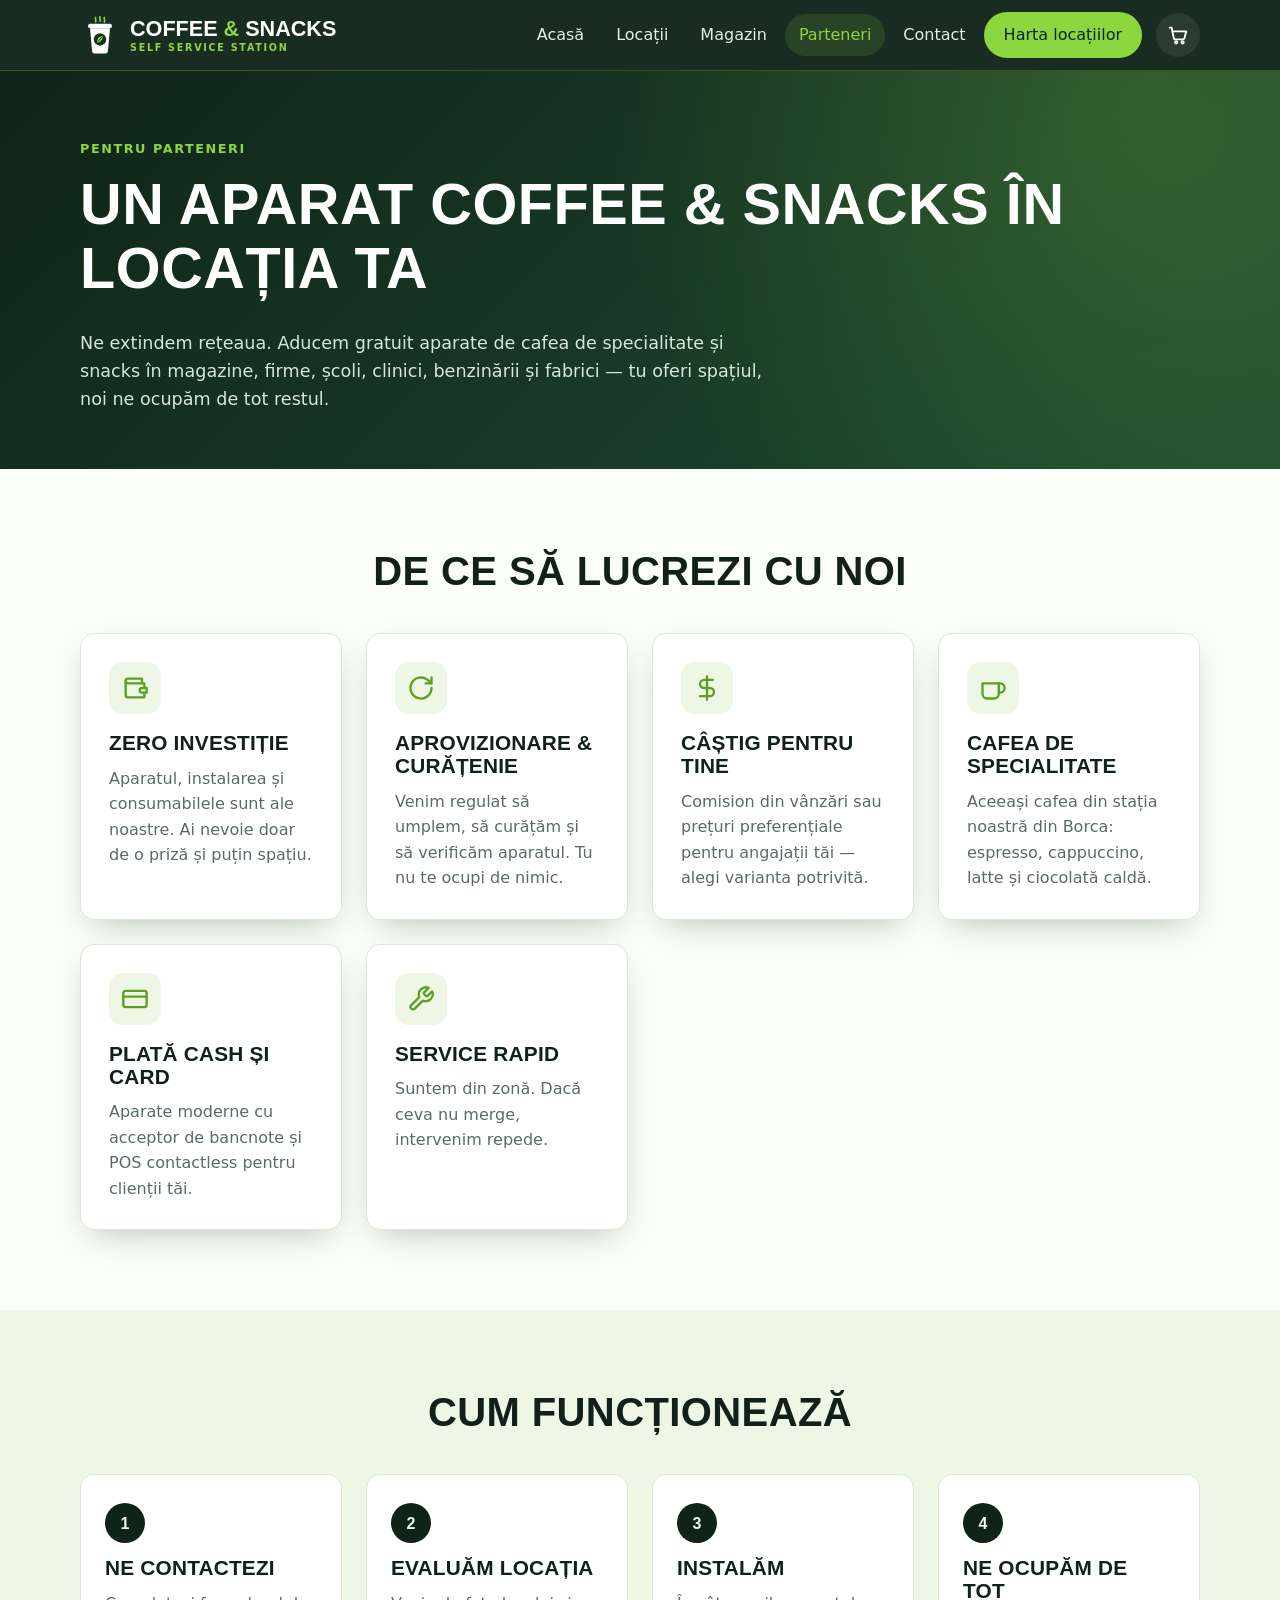
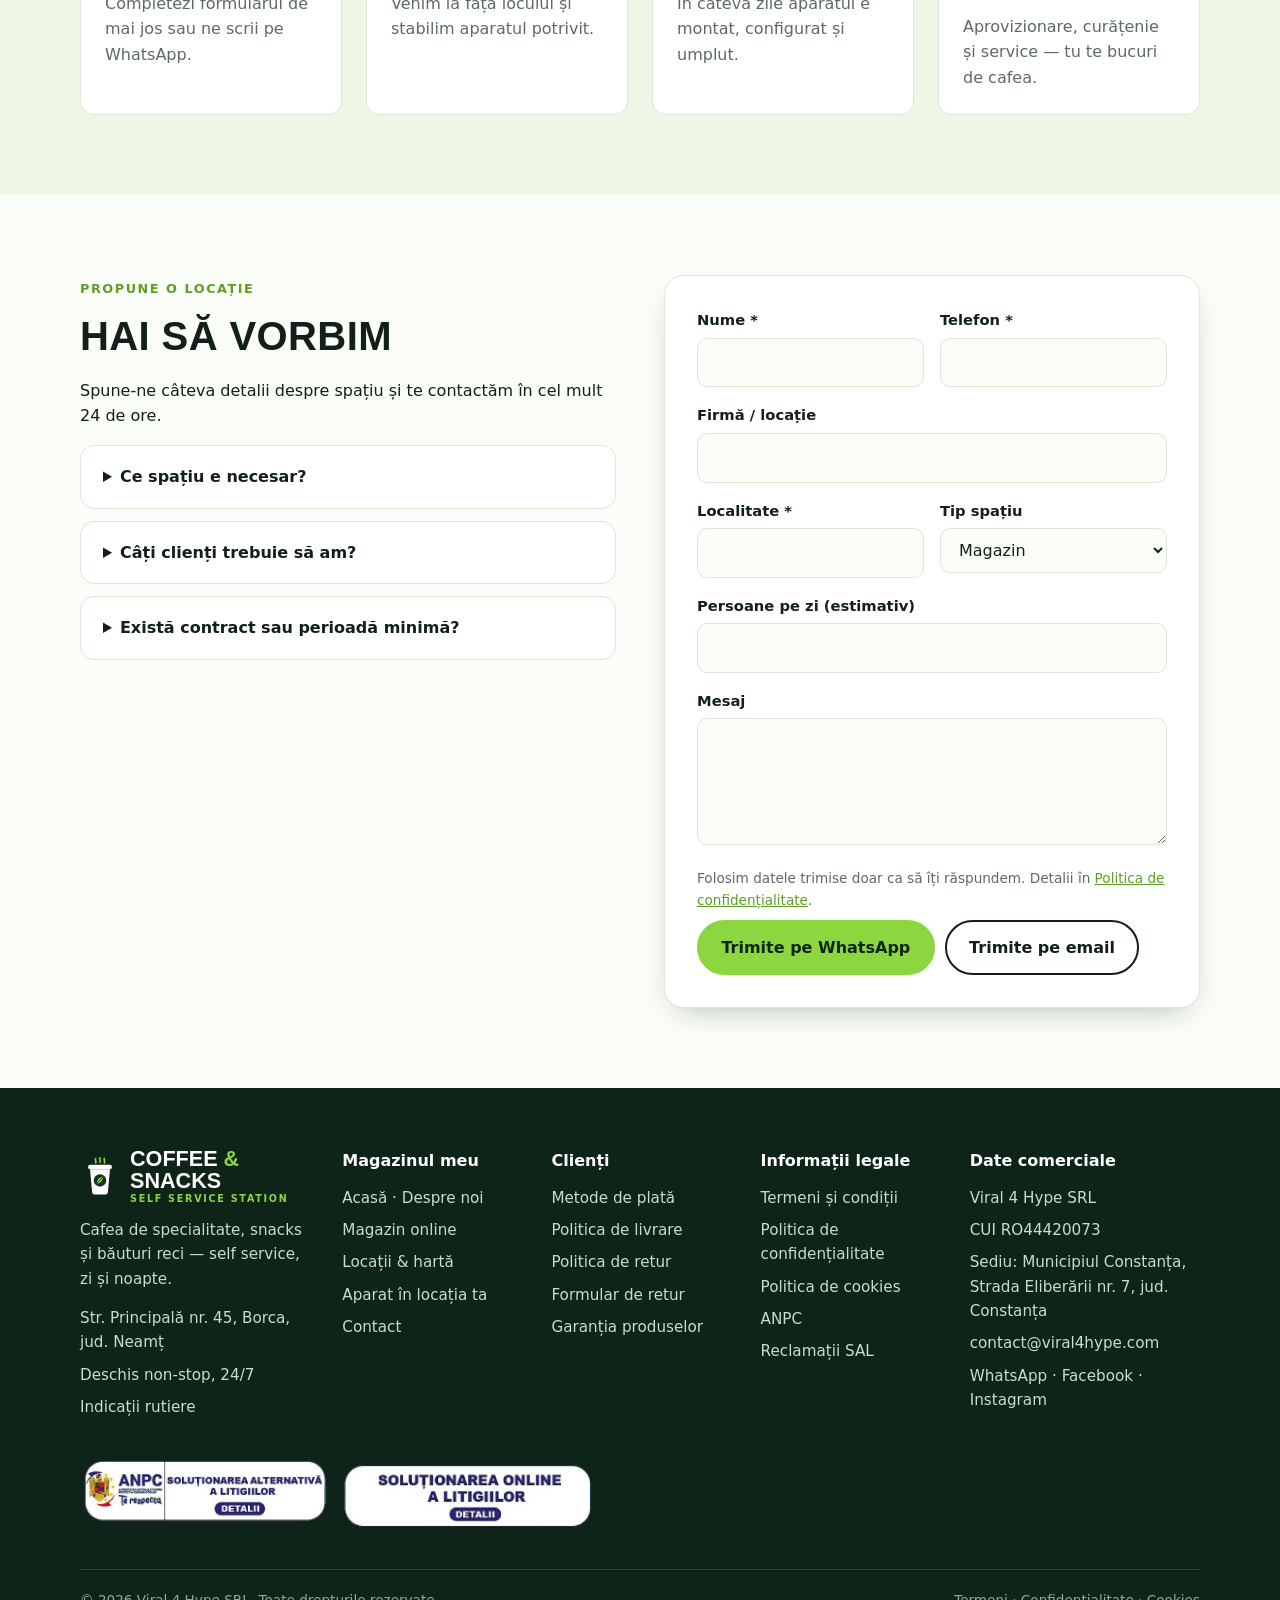
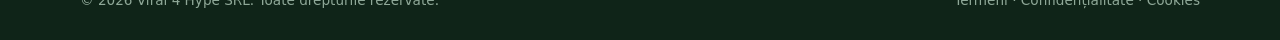
<file: vending.html>
<!doctype html>
<html lang="ro">
<head>
  <meta charset="utf-8">
  <meta http-equiv="Content-Security-Policy" content="default-src 'self'; script-src 'self' https://unpkg.com; style-src 'self' 'unsafe-inline' https://fonts.googleapis.com https://unpkg.com; font-src https://fonts.gstatic.com; img-src 'self' data: https://*.tile.openstreetmap.org https://unpkg.com; connect-src 'self' https://api.emailjs.com; object-src 'none'; base-uri 'self'; form-action 'self'; upgrade-insecure-requests">
  <meta name="referrer" content="strict-origin-when-cross-origin">
  <meta name="viewport" content="width=device-width, initial-scale=1">
  <title>Aparat de cafea în locația ta · Coffee &amp; Snacks</title>
  <meta name="description" content="Instalăm gratuit aparate de cafea și snacks în magazine, birouri, școli și fabrici. Aprovizionare, curățenie și service incluse.">
  <meta property="og:title" content="Aparat de cafea în locația ta · Coffee &amp; Snacks">
  <meta property="og:description" content="Instalăm gratuit aparate de cafea și snacks în magazine, birouri, școli și fabrici. Aprovizionare, curățenie și service incluse.">
  <meta name="theme-color" content="#0f2418">
  <meta property="og:image" content="assets/img/foto/hero.jpg">
  <link rel="icon" href="assets/img/favicon.svg" type="image/svg+xml">
  <link rel="preconnect" href="https://fonts.googleapis.com">
  <link rel="preconnect" href="https://fonts.gstatic.com" crossorigin>
  <link href="https://fonts.googleapis.com/css2?family=Caveat:wght@600;700&family=Inter:wght@400;500;600;700&family=Oswald:wght@500;600;700&display=swap" rel="stylesheet">
  <link rel="stylesheet" href="assets/css/style.css">
</head>
<body>
  <a class="skip-link" href="#main">Sari la conținut</a>
  <header class="site-header">
    <div class="container header-inner">
      <a class="logo" href="index.html" aria-label="Coffee &amp; Snacks – acasă"><img src="assets/img/logo.svg" alt="" width="40" height="40"><span>Coffee <span class="amp">&amp;</span> Snacks<small>SELF SERVICE STATION</small></span></a>
      <button class="nav-toggle" type="button" aria-expanded="false" aria-controls="site-nav" aria-label="Meniu">
        <svg width="26" height="26" viewBox="0 0 24 24" fill="none" stroke="currentColor" stroke-width="2" stroke-linecap="round"><path d="M4 7h16M4 12h16M4 17h16"/></svg>
      </button>
      <nav class="site-nav" id="site-nav" aria-label="Navigare principală">
        <ul>
          <li><a href="index.html">Acasă</a></li>
          <li><a href="locatii.html">Locații</a></li>
          <li><a href="magazin.html">Magazin</a></li>
          <li><a href="vending.html" aria-current="page">Parteneri</a></li>
          <li><a href="contact.html">Contact</a></li>
          <li><a class="btn" href="locatii.html">Harta locațiilor</a></li>
        </ul>
      </nav>
    </div>
  </header>

  <main id="main">
    <section class="page-hero">
      <div class="container">
        <span class="eyebrow">Pentru parteneri</span>
        <h1>Un aparat Coffee &amp; Snacks în locația ta</h1>
        <p>Ne extindem rețeaua. Aducem gratuit aparate de cafea de specialitate și snacks în magazine, firme, școli, clinici, benzinării și fabrici — tu oferi spațiul, noi ne ocupăm de tot restul.</p>
      </div>
    </section>

    <section class="section">
      <div class="container">
        <div class="section-head center">
          <h2>De ce să lucrezi cu noi</h2>
        </div>
        <div class="grid grid-3">
          <article class="card">
            <div class="icon"><svg viewBox="0 0 24 24" fill="none" stroke="currentColor" stroke-width="2" stroke-linecap="round" stroke-linejoin="round"><path d="M20 12V8H6a2 2 0 0 1 0-4h12v4"/><path d="M4 6v12a2 2 0 0 0 2 2h14v-4"/><path d="M18 12a2 2 0 0 0 0 4h4v-4z"/></svg></div>
            <h3>Zero investiție</h3>
            <p>Aparatul, instalarea și consumabilele sunt ale noastre. Ai nevoie doar de o priză și puțin spațiu.</p>
          </article>
          <article class="card">
            <div class="icon"><svg viewBox="0 0 24 24" fill="none" stroke="currentColor" stroke-width="2" stroke-linecap="round" stroke-linejoin="round"><path d="M21 12a9 9 0 1 1-3-6.7L21 8"/><path d="M21 3v5h-5"/></svg></div>
            <h3>Aprovizionare &amp; curățenie</h3>
            <p>Venim regulat să umplem, să curățăm și să verificăm aparatul. Tu nu te ocupi de nimic.</p>
          </article>
          <article class="card">
            <div class="icon"><svg viewBox="0 0 24 24" fill="none" stroke="currentColor" stroke-width="2" stroke-linecap="round" stroke-linejoin="round"><path d="M12 2v20M17 5H9.5a3.5 3.5 0 0 0 0 7h5a3.5 3.5 0 0 1 0 7H6"/></svg></div>
            <h3>Câștig pentru tine</h3>
            <p>Comision din vânzări sau prețuri preferențiale pentru angajații tăi — alegi varianta potrivită.</p>
          </article>
          <article class="card">
            <div class="icon"><svg viewBox="0 0 24 24" fill="none" stroke="currentColor" stroke-width="2" stroke-linecap="round" stroke-linejoin="round"><path d="M17 8h1a4 4 0 1 1 0 8h-1"/><path d="M3 8h14v9a4 4 0 0 1-4 4H7a4 4 0 0 1-4-4z"/></svg></div>
            <h3>Cafea de specialitate</h3>
            <p>Aceeași cafea din stația noastră din Borca: espresso, cappuccino, latte și ciocolată caldă.</p>
          </article>
          <article class="card">
            <div class="icon"><svg viewBox="0 0 24 24" fill="none" stroke="currentColor" stroke-width="2" stroke-linecap="round" stroke-linejoin="round"><rect x="2" y="5" width="20" height="14" rx="2"/><path d="M2 10h20"/></svg></div>
            <h3>Plată cash și card</h3>
            <p>Aparate moderne cu acceptor de bancnote și POS contactless pentru clienții tăi.</p>
          </article>
          <article class="card">
            <div class="icon"><svg viewBox="0 0 24 24" fill="none" stroke="currentColor" stroke-width="2" stroke-linecap="round" stroke-linejoin="round"><path d="M14.7 6.3a1 1 0 0 0 0 1.4l1.6 1.6a1 1 0 0 0 1.4 0l3.8-3.8a6 6 0 0 1-7.9 7.9l-6.9 6.9a2.1 2.1 0 0 1-3-3l6.9-6.9a6 6 0 0 1 7.9-7.9z"/></svg></div>
            <h3>Service rapid</h3>
            <p>Suntem din zonă. Dacă ceva nu merge, intervenim repede.</p>
          </article>
        </div>
      </div>
    </section>

    <section class="section section-alt">
      <div class="container">
        <div class="section-head center">
          <h2>Cum funcționează</h2>
        </div>
        <ol class="steps">
          <li><h3>Ne contactezi</h3><p>Completezi formularul de mai jos sau ne scrii pe WhatsApp.</p></li>
          <li><h3>Evaluăm locația</h3><p>Venim la fața locului și stabilim aparatul potrivit.</p></li>
          <li><h3>Instalăm</h3><p>În câteva zile aparatul e montat, configurat și umplut.</p></li>
          <li><h3>Ne ocupăm de tot</h3><p>Aprovizionare, curățenie și service — tu te bucuri de cafea.</p></li>
        </ol>
      </div>
    </section>

    <section class="section" id="parteneriat">
      <div class="container split" style="align-items:start">
        <div>
          <span class="eyebrow" style="color:var(--lime-dark)">Propune o locație</span>
          <h2>Hai să vorbim</h2>
          <p>Spune-ne câteva detalii despre spațiu și te contactăm în cel mult 24 de ore.</p>
          <div class="faq">
            <details>
              <summary>Ce spațiu e necesar?</summary>
              <p>Aproximativ 1 m² pentru aparatul de cafea sau 1,5 m² pentru cafea + snacks, plus o priză 230V.</p>
            </details>
            <details>
              <summary>Câți clienți trebuie să am?</summary>
              <p>De regulă, minim 30–50 de persoane pe zi. Pentru firme, de la aproximativ 15 angajați.</p>
            </details>
            <details>
              <summary>Există contract sau perioadă minimă?</summary>
              <p>Lucrăm cu un contract simplu de comodat. Detaliile le stabilim împreună, în funcție de locație.</p>
            </details>
          </div>
        </div>
        <form class="form" data-mail-form="Propunere locație aparat Coffee & Snacks" novalidate>
          <div class="form-row">
            <div class="field">
              <label for="p-name">Nume *</label>
              <input id="p-name" name="nume" required autocomplete="name">
            </div>
            <div class="field">
              <label for="p-phone">Telefon *</label>
              <input id="p-phone" name="telefon" type="tel" required autocomplete="tel">
            </div>
          </div>
          <div class="field">
            <label for="p-company">Firmă / locație</label>
            <input id="p-company" name="firma" autocomplete="organization">
          </div>
          <div class="form-row">
            <div class="field">
              <label for="p-city">Localitate *</label>
              <input id="p-city" name="localitate" required>
            </div>
            <div class="field">
              <label for="p-type">Tip spațiu</label>
              <select id="p-type" name="tip">
                <option>Magazin</option>
                <option>Birouri / firmă</option>
                <option>Școală / liceu</option>
                <option>Clinică / spital</option>
                <option>Fabrică / depozit</option>
                <option>Benzinărie / service auto</option>
                <option>Altceva</option>
              </select>
            </div>
          </div>
          <div class="field">
            <label for="p-traffic">Persoane pe zi (estimativ)</label>
            <input id="p-traffic" name="trafic" inputmode="numeric">
          </div>
          <div class="field">
            <label for="p-msg">Mesaj</label>
            <textarea id="p-msg" name="mesaj" rows="4"></textarea>
          </div>
          <p class="fine">Folosim datele trimise doar ca să îți răspundem. Detalii în <a href="politica-de-confidentialitate.html">Politica de confidențialitate</a>.</p>
          <div class="form-actions">
            <button class="btn" type="submit" data-via="whatsapp">Trimite pe WhatsApp</button>
            <button class="btn btn-ghost" type="submit" data-via="email">Trimite pe email</button>
          </div>
          <p class="form-ok" hidden>Mulțumim! Se deschide aplicația pentru a trimite mesajul.</p>
        </form>
      </div>
    </section>
  </main>

  <footer class="site-footer">
    <div class="container">
      <div class="footer-grid">
        <div>
          <a class="logo" href="index.html" aria-label="Coffee &amp; Snacks – acasă"><img src="assets/img/logo.svg" alt="" width="40" height="40"><span>Coffee <span class="amp">&amp;</span> Snacks<small>SELF SERVICE STATION</small></span></a>
          <p style="margin-top:14px">Cafea de specialitate, snacks și băuturi reci — self service, zi și noapte.</p>
          <ul>
            <li data-config="shop.address"></li>
            <li data-config="shop.hours"></li>
            <li><a data-href="map" href="#" target="_blank" rel="noopener">Indicații rutiere</a></li>
          </ul>
        </div>
        <div>
          <h4>Magazinul meu</h4>
          <ul>
            <li><a href="index.html">Acasă · Despre noi</a></li>
            <li><a href="magazin.html">Magazin online</a></li>
            <li><a href="locatii.html">Locații &amp; hartă</a></li>
            <li><a href="vending.html">Aparat în locația ta</a></li>
            <li><a href="contact.html">Contact</a></li>
          </ul>
        </div>
        <div>
          <h4>Clienți</h4>
          <ul>
            <li><a href="metode-de-plata.html">Metode de plată</a></li>
            <li><a href="politica-de-livrare.html">Politica de livrare</a></li>
            <li><a href="politica-de-retur.html">Politica de retur</a></li>
            <li><a href="formular-de-retur.html">Formular de retur</a></li>
            <li><a href="garantia-produselor.html">Garanția produselor</a></li>
          </ul>
        </div>
        <div>
          <h4>Informații legale</h4>
          <ul>
            <li><a href="termeni-si-conditii.html">Termeni și condiții</a></li>
            <li><a href="politica-de-confidentialitate.html">Politica de confidențialitate</a></li>
            <li><a href="politica-cookies.html">Politica de cookies</a></li>
            <li><a href="https://anpc.ro" target="_blank" rel="noopener">ANPC</a></li>
            <li><a href="https://reclamatiisal.anpc.ro/" target="_blank" rel="noopener">Reclamații SAL</a></li>
          </ul>
        </div>
        <div>
          <h4>Date comerciale</h4>
          <ul>
            <li data-config="companyName"></li>
            <li data-if-config="regCom">Nr. Reg. Com. <span data-config="regCom"></span></li>
            <li>CUI <span data-config="cui"></span></li>
            <li data-if-config="registeredOffice">Sediu: <span data-config="registeredOffice"></span></li>
            <li><a data-href="email" href="#" data-config="email"></a></li>
            <li><a data-href="whatsapp" href="#" target="_blank" rel="noopener">WhatsApp</a> · <a data-href="social.facebook" href="#" target="_blank" rel="noopener">Facebook</a> · <a data-href="social.instagram" href="#" target="_blank" rel="noopener">Instagram</a></li>
          </ul>
        </div>
      </div>
      <div class="footer-badges">
        <a href="https://reclamatiisal.anpc.ro/" target="_blank" rel="noopener"><img src="assets/img/anpc-sal.png" alt="ANPC – Soluționarea alternativă a litigiilor" width="250" height="64" loading="lazy"></a>
        <a href="https://ec.europa.eu/consumers/odr" target="_blank" rel="noopener"><img src="assets/img/anpc-sol.png" alt="Soluționarea online a litigiilor" width="250" height="70" loading="lazy"></a>
      </div>
      <div class="footer-bottom">
        <span>© <span data-year></span> <span data-config="companyName"></span>. Toate drepturile rezervate.</span>
        <span><a href="termeni-si-conditii.html">Termeni</a> · <a href="politica-de-confidentialitate.html">Confidențialitate</a> · <a href="politica-cookies.html">Cookies</a></span>
      </div>
    </div>
  </footer>

  <script src="assets/js/config.js"></script>
  <script src="assets/js/main.js"></script>
</body>
</html>
</file>
<file: assets/css/style.css>
:root {
  --forest: #0f2418;
  --forest-2: #163524;
  --forest-3: #1f4a31;
  --lime: #8cd63f;
  --lime-dark: #5f9e24;
  --mint: #eef6e6;
  --paper: #fbfdf8;
  --ink: #12201a;
  --muted: #5b6b62;
  --line: #dde8d4;
  --ok: #3f8f2a;
  --radius: 14px;
  --shadow: 0 12px 32px -14px rgba(15, 36, 24, 0.35);
  --max: 1160px;
  --font: "Inter", system-ui, -apple-system, "Segoe UI", Roboto, sans-serif;
  --font-display: "Oswald", "Arial Narrow", Impact, sans-serif;
  --font-script: "Caveat", "Segoe Script", cursive;
}

*,
*::before,
*::after {
  box-sizing: border-box;
}

html {
  scroll-behavior: smooth;
}

body {
  margin: 0;
  font-family: var(--font);
  color: var(--ink);
  background: var(--paper);
  line-height: 1.6;
  -webkit-font-smoothing: antialiased;
}

img,
svg {
  display: block;
  max-width: 100%;
}

a {
  color: var(--lime-dark);
}

h1,
h2,
h3 {
  font-family: var(--font-display);
  line-height: 1.1;
  margin: 0 0 0.5em;
  font-weight: 700;
  text-transform: uppercase;
  letter-spacing: 0.01em;
}

h1 {
  font-size: clamp(2.2rem, 5vw, 3.6rem);
}

h2 {
  font-size: clamp(1.7rem, 3.4vw, 2.5rem);
}

h3 {
  font-size: 1.3rem;
}

.script {
  font-family: var(--font-script);
  font-weight: 700;
  text-transform: none;
  letter-spacing: 0;
  color: var(--lime);
}

.hl {
  color: var(--lime);
}

p {
  margin: 0 0 1em;
}

.container {
  width: 100%;
  max-width: var(--max);
  margin: 0 auto;
  padding: 0 20px;
}

.skip-link {
  position: absolute;
  left: -999px;
}

.skip-link:focus {
  left: 12px;
  top: 12px;
  z-index: 100;
  background: #fff;
  padding: 8px 12px;
}

/* ---------- Buttons ---------- */
.btn {
  display: inline-flex;
  align-items: center;
  justify-content: center;
  gap: 8px;
  padding: 0.8em 1.4em;
  border-radius: 999px;
  border: 2px solid var(--lime);
  background: var(--lime);
  color: var(--forest);
  font: inherit;
  font-weight: 600;
  text-decoration: none;
  cursor: pointer;
  transition: background 0.2s, border-color 0.2s, transform 0.2s;
}

.btn:hover {
  background: #a3e85c;
  border-color: #a3e85c;
  transform: translateY(-1px);
}

.btn-ghost {
  background: transparent;
  color: inherit;
  border-color: currentColor;
}

.btn-ghost:hover {
  background: rgba(140, 214, 63, 0.12);
  border-color: var(--lime);
}

.btn-small {
  padding: 0.45em 1em;
  font-size: 0.9rem;
}

.link-btn {
  background: none;
  border: 0;
  padding: 0;
  font: inherit;
  color: inherit;
  text-align: left;
  cursor: pointer;
}

.link-btn:hover {
  color: var(--lime-dark);
}

.link-arrow {
  font-weight: 600;
  text-decoration: none;
}

.link-arrow::after {
  content: " →";
}

/* ---------- Header ---------- */
.site-header {
  position: sticky;
  top: 0;
  z-index: 50;
  background: rgba(15, 36, 24, 0.96);
  backdrop-filter: blur(8px);
  border-bottom: 1px solid rgba(140, 214, 63, 0.25);
}

.header-inner {
  display: flex;
  align-items: center;
  justify-content: space-between;
  height: 70px;
}

.logo {
  display: flex;
  align-items: center;
  gap: 10px;
  font-family: var(--font-display);
  font-weight: 700;
  font-size: 1.35rem;
  line-height: 1;
  text-transform: uppercase;
  color: #fff;
  text-decoration: none;
}

.logo img {
  width: 40px;
  height: 40px;
}

.logo small {
  display: block;
  font-family: var(--font);
  font-size: 0.6rem;
  font-weight: 600;
  letter-spacing: 0.18em;
  color: var(--lime);
  margin-top: 3px;
}

.logo .amp {
  color: var(--lime);
}

.site-nav ul {
  display: flex;
  gap: 4px;
  list-style: none;
  margin: 0;
  padding: 0;
  align-items: center;
}

.site-nav a {
  display: block;
  padding: 8px 14px;
  border-radius: 999px;
  color: #e4efe6;
  text-decoration: none;
  font-weight: 500;
}

.site-nav a:hover,
.site-nav a[aria-current="page"] {
  background: rgba(140, 214, 63, 0.14);
  color: var(--lime);
}

.site-nav .btn {
  color: var(--forest);
  padding: 8px 18px;
}

.site-nav .btn:hover {
  color: var(--forest);
  background: #a3e85c;
}

.nav-toggle {
  display: none;
  background: none;
  border: 0;
  padding: 8px;
  cursor: pointer;
  color: #fff;
}

@media (max-width: 860px) {
  .nav-toggle {
    display: block;
  }

  .site-nav {
    position: absolute;
    top: 70px;
    left: 0;
    right: 0;
    background: var(--forest);
    border-bottom: 1px solid rgba(140, 214, 63, 0.25);
    display: none;
    padding: 12px 20px 20px;
  }

  .site-nav.open {
    display: block;
  }

  .site-nav ul {
    flex-direction: column;
    align-items: stretch;
  }

  .site-nav .btn {
    margin-top: 8px;
  }
}

/* ---------- Hero ---------- */
.hero {
  position: relative;
  background:
    radial-gradient(circle at 78% 30%, rgba(140, 214, 63, 0.22), transparent 42%),
    radial-gradient(circle at 0% 100%, rgba(140, 214, 63, 0.1), transparent 40%),
    linear-gradient(135deg, var(--forest) 0%, var(--forest-2) 60%, var(--forest-3) 100%);
  color: #fff;
  overflow: hidden;
}

.hero h1 {
  font-size: clamp(2.6rem, 6.5vw, 4.6rem);
}

.hero h1 .script {
  display: block;
  font-size: 0.8em;
  margin-top: 6px;
}

.hero-inner {
  display: grid;
  grid-template-columns: 1.15fr 0.85fr;
  gap: 40px;
  align-items: center;
  padding: 90px 20px;
}

.eyebrow {
  display: inline-block;
  text-transform: uppercase;
  letter-spacing: 0.12em;
  font-size: 0.8rem;
  font-weight: 700;
  color: var(--lime);
  margin-bottom: 14px;
}

.hero .lead {
  font-size: 1.15rem;
  max-width: 34em;
  color: #d6e6d9;
}

.hero-actions {
  display: flex;
  flex-wrap: wrap;
  gap: 12px;
  margin-top: 28px;
}

.hero-photo {
  position: relative;
  margin: 0;
}

.hero-photo img {
  width: 100%;
  height: auto;
  border-radius: 24px;
  border: 3px solid rgba(140, 214, 63, 0.55);
  box-shadow: 0 30px 60px -20px rgba(0, 0, 0, 0.6);
  transform: rotate(1.5deg);
}

.hero-chip {
  position: absolute;
  top: -14px;
  left: -14px;
  background: var(--forest);
  border: 1px solid rgba(140, 214, 63, 0.5);
  border-radius: 999px;
  padding: 8px 16px;
  box-shadow: 0 10px 24px rgba(0, 0, 0, 0.35);
}

.hero-price {
  position: absolute;
  right: -12px;
  bottom: -18px;
  background: var(--forest);
  box-shadow: 0 12px 26px rgba(0, 0, 0, 0.4);
}

.hero-where {
  display: flex;
  align-items: flex-start;
  gap: 10px;
  margin: 26px 0 0;
  color: #c9dccd;
  font-size: 0.95rem;
}

.hero-where svg {
  width: 20px;
  height: 20px;
  flex-shrink: 0;
  color: var(--lime);
  margin-top: 2px;
}

.hero-where strong {
  color: #fff;
}

.hero-where a {
  color: var(--lime);
}

.hero .open-now {
  display: inline-flex;
  align-items: center;
  gap: 8px;
  font-weight: 600;
  color: var(--lime);
}

.hero .open-now::before {
  content: "";
  width: 10px;
  height: 10px;
  border-radius: 50%;
  background: var(--lime);
  box-shadow: 0 0 0 4px rgba(140, 214, 63, 0.3);
}

@media (max-width: 860px) {
  .hero-photo {
    margin: 10px 8px 24px;
  }
}

.hero-card {
  background: rgba(255, 255, 255, 0.07);
  border: 1px solid rgba(255, 255, 255, 0.14);
  border-radius: 22px;
  padding: 28px;
  backdrop-filter: blur(4px);
}

.hero-card .open-now {
  display: inline-flex;
  align-items: center;
  gap: 8px;
  font-weight: 600;
  color: var(--lime);
}

.hero-card .open-now::before {
  content: "";
  width: 10px;
  height: 10px;
  border-radius: 50%;
  background: var(--lime);
  box-shadow: 0 0 0 4px rgba(140, 214, 63, 0.3);
}

.hero-card h2 {
  font-size: 1.6rem;
  margin-top: 12px;
}

.hero-card p {
  color: #d6e6d9;
  margin-bottom: 0.4em;
}

.hero-card .btn {
  margin-top: 16px;
}

.page-hero {
  background:
    radial-gradient(circle at 90% 10%, rgba(140, 214, 63, 0.22), transparent 45%),
    linear-gradient(135deg, var(--forest), var(--forest-3));
  color: #fff;
  padding: 64px 0 56px;
}

.page-hero p {
  max-width: 40em;
  color: #d6e6d9;
  font-size: 1.1rem;
  margin: 0;
}

@media (max-width: 860px) {
  .hero-inner {
    grid-template-columns: 1fr;
    padding: 60px 20px;
  }
}

/* ---------- Sections ---------- */
.section {
  padding: 80px 0;
}

.section-alt {
  background: var(--mint);
}

.section-head {
  max-width: 640px;
  margin-bottom: 40px;
}

.section-head.center {
  text-align: center;
  margin-left: auto;
  margin-right: auto;
}

.section-head p {
  color: var(--muted);
  font-size: 1.1rem;
}

.grid {
  display: grid;
  gap: 24px;
}

.grid-3 {
  grid-template-columns: repeat(auto-fit, minmax(260px, 1fr));
}

.grid-4 {
  grid-template-columns: repeat(auto-fit, minmax(220px, 1fr));
}

.card {
  background: #fff;
  border: 1px solid var(--line);
  border-radius: var(--radius);
  padding: 28px;
  box-shadow: var(--shadow);
}

.card .icon {
  width: 52px;
  height: 52px;
  display: grid;
  place-items: center;
  border-radius: 14px;
  background: var(--mint);
  color: var(--lime-dark);
  margin-bottom: 18px;
}

.card .icon svg {
  width: 28px;
  height: 28px;
}

.card p {
  color: var(--muted);
  margin: 0;
}

.card .link-arrow {
  display: inline-block;
  margin-top: 14px;
}

/* ---------- Stats ---------- */
.stats {
  display: grid;
  grid-template-columns: repeat(auto-fit, minmax(160px, 1fr));
  gap: 20px;
  text-align: center;
}

.stat strong {
  display: block;
  font-family: var(--font-display);
  font-size: 2.6rem;
  color: var(--lime-dark);
  line-height: 1.1;
}

.stat span {
  color: var(--muted);
}

/* ---------- Split / steps ---------- */
.split {
  display: grid;
  grid-template-columns: 1fr 1fr;
  gap: 48px;
  align-items: center;
}

@media (max-width: 860px) {
  .split {
    grid-template-columns: 1fr;
  }
}

.check-list {
  list-style: none;
  padding: 0;
  margin: 0 0 24px;
}

.check-list li {
  position: relative;
  padding-left: 32px;
  margin-bottom: 12px;
}

.check-list li::before {
  content: "";
  position: absolute;
  left: 0;
  top: 4px;
  width: 20px;
  height: 20px;
  border-radius: 50%;
  background: var(--lime) url("data:image/svg+xml,%3Csvg xmlns='http://www.w3.org/2000/svg' viewBox='0 0 20 20' fill='none' stroke='white' stroke-width='2.5' stroke-linecap='round' stroke-linejoin='round'%3E%3Cpath d='M5 10.5l3.2 3L15 7'/%3E%3C/svg%3E") center/contain no-repeat;
}

.steps {
  counter-reset: step;
  list-style: none;
  padding: 0;
  margin: 0;
  display: grid;
  grid-template-columns: repeat(auto-fit, minmax(220px, 1fr));
  gap: 24px;
}

.steps li {
  counter-increment: step;
  background: #fff;
  border: 1px solid var(--line);
  border-radius: var(--radius);
  padding: 28px 24px 24px;
  position: relative;
}

.steps li::before {
  content: counter(step);
  display: grid;
  place-items: center;
  width: 40px;
  height: 40px;
  border-radius: 50%;
  background: var(--forest);
  color: var(--mint);
  font-family: var(--font-display);
  font-weight: 700;
  margin-bottom: 14px;
}

.steps p {
  color: var(--muted);
  margin: 0;
}

.illustration {
  border-radius: 22px;
  background: linear-gradient(160deg, var(--mint), #d9ead0);
  padding: 32px;
  color: var(--forest-2);
}

/* ---------- CTA band ---------- */
.cta-band {
  background:
    radial-gradient(circle at 100% 0%, rgba(140, 214, 63, 0.35), transparent 50%),
    linear-gradient(135deg, var(--forest), var(--forest-3));
  color: #fff;
  border-radius: 24px;
  padding: 48px;
  display: flex;
  gap: 24px;
  align-items: center;
  justify-content: space-between;
  flex-wrap: wrap;
}

.cta-band h2 {
  margin-bottom: 0.25em;
}

.cta-band p {
  margin: 0;
  opacity: 0.92;
}



/* ---------- Shop ---------- */
.shop-toolbar {
  display: flex;
  flex-wrap: wrap;
  gap: 16px;
  align-items: center;
  justify-content: space-between;
  margin-bottom: 28px;
}

.chips {
  display: flex;
  flex-wrap: wrap;
  gap: 8px;
}

.chip {
  border: 1px solid var(--line);
  background: #fff;
  border-radius: 999px;
  padding: 7px 16px;
  font: inherit;
  font-size: 0.92rem;
  cursor: pointer;
  color: var(--ink);
}

.chip:hover {
  border-color: var(--lime);
}

.chip[aria-pressed="true"] {
  background: var(--forest);
  border-color: var(--forest);
  color: var(--mint);
}

.search {
  position: relative;
  flex: 0 1 280px;
}

.search input {
  width: 100%;
  padding: 10px 16px 10px 40px;
  border: 1px solid var(--line);
  border-radius: 999px;
  font: inherit;
  background: #fff;
}

.search svg {
  position: absolute;
  left: 14px;
  top: 50%;
  transform: translateY(-50%);
  width: 18px;
  height: 18px;
  color: var(--muted);
}

.product-grid {
  display: grid;
  grid-template-columns: repeat(auto-fill, minmax(240px, 1fr));
  gap: 24px;
}

.product-card {
  background: #fff;
  border: 1px solid var(--line);
  border-radius: var(--radius);
  overflow: hidden;
  display: flex;
  flex-direction: column;
  transition: box-shadow 0.2s, transform 0.2s;
}

.product-card:hover {
  box-shadow: var(--shadow);
  transform: translateY(-2px);
}

.product-card.is-unavailable .product-media {
  filter: grayscale(0.8);
  opacity: 0.75;
}

.product-media {
  position: relative;
  aspect-ratio: 4 / 3;
  border: 0;
  padding: 0;
  cursor: pointer;
  background: linear-gradient(160deg, var(--mint), #d9ead0);
  display: grid;
  place-items: center;
  color: var(--forest-2);
  width: 100%;
}

.product-media img {
  position: absolute;
  inset: 0;
  width: 100%;
  height: 100%;
  object-fit: contain;
}

/* Pozele cu pungile au fundal alb: le afișăm întregi, pe alb */
.product-media:has(img),
.dialog-media:has(img) {
  background: #fff;
}

.placeholder {
  width: 42%;
  height: auto;
  opacity: 0.85;
}

.badges {
  position: absolute;
  top: 12px;
  left: 12px;
  display: flex;
  gap: 6px;
  flex-wrap: wrap;
}

.badge {
  display: inline-block;
  background: var(--lime);
  color: var(--forest);
  font-size: 0.75rem;
  font-weight: 700;
  padding: 3px 10px;
  border-radius: 999px;
}

.badge-muted {
  background: var(--muted);
}

.product-body {
  padding: 18px 20px 20px;
  display: flex;
  flex-direction: column;
  flex: 1;
}

.product-body h3 {
  font-size: 1.12rem;
  margin-bottom: 4px;
}

.product-cat {
  font-size: 0.78rem;
  text-transform: uppercase;
  letter-spacing: 0.08em;
  color: var(--muted);
  margin-bottom: 6px;
}

.product-unit {
  color: var(--muted);
  font-size: 0.92rem;
  margin-bottom: 14px;
}

.product-foot {
  margin-top: auto;
  display: flex;
  align-items: center;
  justify-content: space-between;
  gap: 8px;
}

.price {
  font-weight: 700;
  font-size: 1.15rem;
  color: var(--forest);
}

.price-lg {
  font-size: 1.6rem;
  font-family: var(--font-display);
}

.empty {
  text-align: center;
  color: var(--muted);
  padding: 40px 0;
}

.info-strip {
  display: grid;
  grid-template-columns: repeat(auto-fit, minmax(220px, 1fr));
  gap: 16px;
  margin-bottom: 36px;
}

.info-strip div {
  background: var(--mint);
  border-radius: var(--radius);
  padding: 16px 20px;
  font-size: 0.95rem;
}

.info-strip strong {
  display: block;
  color: var(--forest);
}

/* ---------- Dialog ---------- */
.product-dialog {
  border: 0;
  border-radius: 20px;
  padding: 0;
  max-width: 820px;
  width: calc(100% - 32px);
  box-shadow: 0 30px 80px -20px rgba(0, 0, 0, 0.5);
}

.product-dialog::backdrop {
  background: rgba(10, 24, 16, 0.6);
}

.dialog-close {
  /* rămâne vizibil când fereastra se derulează pe telefon */
  position: sticky;
  top: 12px;
  display: block;
  margin: 12px 12px -50px auto;
  width: 38px;
  height: 38px;
  border-radius: 50%;
  border: 0;
  background: #fff;
  box-shadow: 0 2px 8px rgba(0, 0, 0, 0.15);
  font-size: 1.4rem;
  line-height: 1;
  cursor: pointer;
  z-index: 2;
}

#product-dialog-content {
  display: grid;
  grid-template-columns: 1fr 1fr;
}

.dialog-media {
  background: linear-gradient(160deg, var(--mint), #d9ead0);
  display: grid;
  place-items: center;
  color: var(--forest-2);
  min-height: 280px;
}

.dialog-media img {
  width: 100%;
  height: 100%;
  max-height: 520px;
  object-fit: contain;
}

.dialog-info {
  padding: 36px 32px 28px;
}

.dialog-actions {
  display: flex;
  flex-wrap: wrap;
  gap: 10px;
  margin: 8px 0 14px;
}

.notice {
  background: #f1f9e8;
  border-left: 4px solid var(--lime);
  padding: 10px 14px;
  border-radius: 6px;
  font-size: 0.95rem;
}

.fine {
  font-size: 0.85rem;
  color: var(--muted);
  margin: 0;
}

@media (max-width: 700px) {
  #product-dialog-content {
    grid-template-columns: 1fr;
  }

  .dialog-media {
    min-height: 200px;
  }
}

/* ---------- Locations ---------- */
.location-toolbar {
  display: flex;
  flex-wrap: wrap;
  gap: 12px;
  align-items: center;
  justify-content: space-between;
  margin-bottom: 24px;
}

select,
input,
textarea {
  font: inherit;
  color: inherit;
}

.select {
  padding: 10px 16px;
  border: 1px solid var(--line);
  border-radius: 999px;
  background: #fff;
}

.location-list {
  list-style: none;
  padding: 0;
  margin: 0;
  display: grid;
  grid-template-columns: repeat(auto-fill, minmax(280px, 1fr));
  gap: 20px;
}

.location-card {
  background: #fff;
  border: 1px solid var(--line);
  border-radius: var(--radius);
  padding: 22px;
}

.location-card.has-image {
  padding-top: 0;
  overflow: hidden;
}

.location-img {
  display: block;
  width: calc(100% + 44px);
  max-width: none;
  margin: 0 -22px 18px;
  aspect-ratio: 4 / 3;
  object-fit: cover;
}

.location-price {
  font-family: var(--font-display);
  font-weight: 700;
  font-size: 1.1rem;
  color: var(--lime-dark);
  margin-bottom: 10px;
}

.location-card.is-own {
  border: 2px solid var(--lime);
  background: linear-gradient(160deg, #fff, var(--mint));
}

.location-head {
  display: flex;
  justify-content: space-between;
  align-items: center;
  margin-bottom: 10px;
}

.location-type {
  font-size: 0.78rem;
  text-transform: uppercase;
  letter-spacing: 0.08em;
  color: var(--muted);
  font-weight: 600;
}

.location-addr {
  margin-bottom: 4px;
}

.location-hours {
  color: var(--muted);
  font-size: 0.95rem;
}

.tags {
  list-style: none;
  padding: 0;
  margin: 0 0 14px;
  display: flex;
  flex-wrap: wrap;
  gap: 6px;
}

.tags li {
  font-size: 0.8rem;
  background: var(--mint);
  border-radius: 999px;
  padding: 3px 10px;
}

.map-wrap {
  border-radius: 20px;
  overflow: hidden;
  border: 1px solid var(--line);
  min-height: 340px;
  background: var(--mint);
}

.map-wrap iframe {
  width: 100%;
  height: 100%;
  min-height: 340px;
  border: 0;
  display: block;
}

/* ---------- Forms ---------- */
.form {
  background: #fff;
  border: 1px solid var(--line);
  border-radius: 20px;
  padding: 32px;
  box-shadow: var(--shadow);
}

.form-row {
  display: grid;
  grid-template-columns: 1fr 1fr;
  gap: 16px;
}

@media (max-width: 600px) {
  .form-row {
    grid-template-columns: 1fr;
  }

  .form {
    padding: 22px;
  }

  .cta-band {
    padding: 32px 24px;
  }
}

.field {
  margin-bottom: 16px;
}

.field label {
  display: block;
  font-weight: 600;
  font-size: 0.92rem;
  margin-bottom: 6px;
}

.field input,
.field select,
.field textarea {
  width: 100%;
  padding: 11px 14px;
  border: 1px solid var(--line);
  border-radius: 10px;
  background: var(--paper);
}

.field input:focus,
.field select:focus,
.field textarea:focus,
.search input:focus,
.select:focus {
  outline: 2px solid var(--lime);
  outline-offset: 1px;
  border-color: var(--lime);
}

.form-actions {
  display: flex;
  flex-wrap: wrap;
  gap: 10px;
  margin-top: 8px;
}

.form-ok {
  margin-top: 16px;
  color: var(--ok);
  font-weight: 600;
}

.contact-list {
  list-style: none;
  padding: 0;
  margin: 0;
}

.contact-list li {
  display: flex;
  gap: 14px;
  align-items: flex-start;
  padding: 16px 0;
  border-bottom: 1px solid var(--line);
}

.contact-list li:last-child {
  border-bottom: 0;
}

.contact-list svg {
  width: 24px;
  height: 24px;
  color: var(--lime-dark);
  flex-shrink: 0;
  margin-top: 2px;
}

.contact-list strong {
  display: block;
}

.contact-list a {
  color: var(--ink);
}

/* ---------- FAQ ---------- */
.faq details {
  background: #fff;
  border: 1px solid var(--line);
  border-radius: var(--radius);
  padding: 18px 22px;
  margin-bottom: 12px;
}

.faq summary {
  font-weight: 600;
  cursor: pointer;
}

.faq details p {
  margin: 12px 0 0;
  color: var(--muted);
}

/* ---------- Footer ---------- */
.site-footer {
  background: var(--forest);
  color: #c9dccd;
  padding: 60px 0 28px;
  font-size: 0.95rem;
}

.footer-grid {
  display: grid;
  grid-template-columns: 1.3fr 1fr 1fr 1fr 1.3fr;
  gap: 32px;
}

@media (max-width: 1080px) {
  .footer-grid {
    grid-template-columns: 1fr 1fr 1fr;
  }
}

@media (max-width: 860px) {
  .footer-grid {
    grid-template-columns: 1fr 1fr;
  }
}

@media (max-width: 520px) {
  .footer-grid {
    grid-template-columns: 1fr;
  }
}

.site-footer h4 {
  color: #fff;
  margin: 0 0 12px;
  font-size: 1rem;
}

.site-footer ul {
  list-style: none;
  padding: 0;
  margin: 0;
}

.site-footer li {
  margin-bottom: 8px;
}

.site-footer a {
  color: #c9dccd;
  text-decoration: none;
}

.site-footer a:hover {
  color: var(--lime);
}

.site-footer .logo {
  color: #fff;
  margin-bottom: 12px;
}

.footer-bottom {
  border-top: 1px solid rgba(255, 255, 255, 0.12);
  margin-top: 40px;
  padding-top: 20px;
  display: flex;
  flex-wrap: wrap;
  gap: 12px;
  justify-content: space-between;
  font-size: 0.85rem;
  color: #8fa898;
}

.footer-bottom a {
  color: #8fa898;
}

/* ---------- Brand components ---------- */
.features {
  display: grid;
  grid-template-columns: repeat(auto-fit, minmax(200px, 1fr));
  gap: 0;
  background: var(--forest);
  color: #fff;
  border-radius: 22px;
  overflow: hidden;
}

.feature {
  padding: 28px 24px;
  text-align: center;
  border-right: 1px solid rgba(140, 214, 63, 0.2);
}

.feature:last-child {
  border-right: 0;
}

.feature svg {
  width: 44px;
  height: 44px;
  margin: 0 auto 12px;
  color: var(--lime);
}

.feature strong {
  display: block;
  font-family: var(--font-display);
  text-transform: uppercase;
  font-size: 1.15rem;
  letter-spacing: 0.02em;
}

.feature span {
  color: #b9cfc0;
  font-size: 0.92rem;
}

@media (max-width: 860px) {
  .feature {
    border-right: 0;
    border-bottom: 1px solid rgba(140, 214, 63, 0.2);
  }
}

.overlap {
  margin-top: -56px;
  position: relative;
  z-index: 2;
}

.price-circle {
  display: inline-grid;
  place-items: center;
  width: 92px;
  height: 92px;
  border-radius: 50%;
  border: 3px solid var(--lime);
  font-family: var(--font-display);
  font-weight: 700;
  font-size: 2.4rem;
  line-height: 0.9;
  color: #fff;
  text-align: center;
}

.price-circle small {
  display: block;
  font-size: 0.9rem;
  letter-spacing: 0.08em;
}

/* Meniu */
.menu-wrap {
  display: grid;
  grid-template-columns: 1.1fr 0.9fr;
  gap: 40px;
  align-items: start;
}

@media (max-width: 860px) {
  .menu-wrap {
    grid-template-columns: 1fr;
  }
}

.menu-list {
  list-style: none;
  margin: 0 0 24px;
  padding: 0;
  display: grid;
  grid-template-columns: 1fr 1fr;
  gap: 0 32px;
}

@media (max-width: 520px) {
  .menu-list {
    grid-template-columns: 1fr;
  }
}

.menu-list li {
  display: flex;
  align-items: baseline;
  gap: 8px;
  padding: 10px 0;
  border-bottom: 1px dashed var(--line);
}

.menu-list li::after {
  content: "";
  order: 1;
  flex: 1;
}

.menu-list .item {
  font-weight: 600;
}

.menu-list .p {
  order: 2;
  font-family: var(--font-display);
  font-weight: 700;
  color: var(--lime-dark);
  white-space: nowrap;
}

.offer {
  display: flex;
  align-items: center;
  gap: 20px;
  background: var(--forest);
  color: #fff;
  border-radius: 20px;
  padding: 24px 28px;
  margin-bottom: 16px;
}

.offer h3 {
  margin: 0 0 4px;
}

.offer p {
  margin: 0;
  color: #c9dccd;
}

.offer .price-circle {
  flex-shrink: 0;
}

.extras {
  list-style: none;
  padding: 0;
  margin: 0;
  display: grid;
  grid-template-columns: repeat(auto-fit, minmax(160px, 1fr));
  gap: 10px;
}

.extras li {
  background: var(--mint);
  border-radius: 12px;
  padding: 12px 16px;
}

.extras strong {
  white-space: nowrap;
  color: var(--lime-dark);
  font-family: var(--font-display);
  font-size: 1.15rem;
}

.photo {
  border-radius: 22px;
  overflow: hidden;
  box-shadow: var(--shadow);
  background: var(--mint);
}

.photo img {
  width: 100%;
  height: 100%;
  object-fit: cover;
}

.photo-tall {
  aspect-ratio: 3 / 4;
}

/* Galerie */
.gallery {
  display: grid;
  grid-template-columns: repeat(4, 1fr);
  grid-auto-rows: 220px;
  gap: 14px;
}

.gallery figure {
  margin: 0;
  border-radius: 16px;
  overflow: hidden;
  position: relative;
  background: var(--mint);
}

.gallery figure.big {
  grid-column: span 2;
  grid-row: span 2;
}

.gallery img {
  width: 100%;
  height: 100%;
  object-fit: cover;
  transition: transform 0.4s;
}

.gallery figure:hover img {
  transform: scale(1.04);
}

.gallery figcaption {
  position: absolute;
  left: 0;
  right: 0;
  bottom: 0;
  padding: 24px 14px 10px;
  color: #fff;
  font-size: 0.85rem;
  font-weight: 600;
  background: linear-gradient(transparent, rgba(10, 24, 16, 0.85));
}

@media (max-width: 860px) {
  .gallery {
    grid-template-columns: repeat(2, 1fr);
    grid-auto-rows: 180px;
  }
}

/* Banda slogan */
.slogan-band {
  background: var(--forest);
  color: #fff;
  text-align: center;
  padding: 56px 20px;
}

.slogan-band p {
  font-family: var(--font-script);
  font-size: clamp(2rem, 5vw, 3.2rem);
  line-height: 1.15;
  margin: 0;
}

.slogan-band p .hl {
  color: var(--lime);
}

/* Afișe / noutăți */
.posters {
  display: grid;
  grid-template-columns: 1fr 1fr;
  gap: 20px;
}

.posters img {
  border-radius: 18px;
  box-shadow: var(--shadow);
  width: 100%;
  height: auto;
}

.posters-single {
  grid-template-columns: 1fr;
  max-width: 460px;
  justify-self: center;
}

@media (max-width: 700px) {
  .posters {
    grid-template-columns: 1fr;
  }
}

/* Hartă */
.map {
  height: 460px;
  border-radius: 20px;
  overflow: hidden;
  border: 1px solid var(--line);
  background: var(--mint);
  z-index: 0;
}

.map-small {
  height: 360px;
}

.map-fallback {
  padding: 40px;
  text-align: center;
  color: var(--muted);
}

.map-pin {
  background: none;
  border: 0;
}

.map-pin span {
  display: grid;
  place-items: center;
  width: 100%;
  height: 100%;
  border-radius: 50% 50% 50% 0;
  transform: rotate(-45deg);
  background: var(--forest);
  border: 3px solid var(--lime);
  box-shadow: 0 6px 14px rgba(0, 0, 0, 0.35);
}

.map-pin-own span {
  background: var(--lime);
  border-color: var(--forest);
  color: var(--forest);
  font-family: var(--font-display);
  font-weight: 700;
  font-size: 0.8rem;
}

.map-pin span b {
  transform: rotate(45deg);
  line-height: 1;
}

.map-label {
  background: var(--forest);
  color: #fff;
  border: 0;
  border-radius: 999px;
  padding: 3px 10px;
  font-family: var(--font);
  font-size: 0.78rem;
  font-weight: 600;
  box-shadow: 0 4px 10px rgba(0, 0, 0, 0.25);
}

.map-label-own {
  background: var(--lime);
  color: var(--forest);
}

.map-label::before {
  display: none;
}

.leaflet-popup-content {
  font-family: var(--font);
  font-size: 0.9rem;
  line-height: 1.45;
}

.leaflet-popup-content a {
  color: var(--lime-dark);
  font-weight: 600;
}

.location-details {
  font-size: 0.92rem;
  color: var(--forest-3);
  font-weight: 600;
  margin-bottom: 4px;
}

.location-actions {
  display: flex;
  flex-wrap: wrap;
  gap: 16px;
}

.location-actions .link-btn {
  color: var(--lime-dark);
}

.notice-soft {
  font-size: 0.88rem;
  color: var(--muted);
  margin-top: 12px;
}

.visually-hidden {
  position: absolute;
  width: 1px;
  height: 1px;
  padding: 0;
  margin: -1px;
  overflow: hidden;
  clip: rect(0 0 0 0);
  white-space: nowrap;
  border: 0;
}

/* ---------- Opțiuni produs (gramaj / măcinătură) ---------- */
.option-group {
  margin: 0 0 14px;
}

.option-label {
  display: block;
  font-weight: 600;
  font-size: 0.92rem;
  margin: 0 0 6px;
}

.chips-sm {
  gap: 6px;
  margin-bottom: 14px;
}

.chips-sm .chip {
  padding: 4px 12px;
  font-size: 0.85rem;
}

/* ---------- Coș ---------- */
.header-inner .site-nav {
  margin-left: auto;
}

.cart-btn {
  order: 2;
  position: relative;
  display: inline-grid;
  place-items: center;
  width: 44px;
  height: 44px;
  margin-left: 14px;
  border: 0;
  border-radius: 50%;
  background: rgba(255, 255, 255, 0.08);
  color: #fff;
  cursor: pointer;
}

.cart-btn:hover {
  background: rgba(255, 255, 255, 0.16);
}

.nav-toggle {
  order: 3;
}

@media (max-width: 860px) {
  .cart-btn {
    margin-left: auto;
    margin-right: 6px;
  }
}

.cart-count {
  position: absolute;
  top: -2px;
  right: -2px;
  min-width: 20px;
  height: 20px;
  padding: 0 5px;
  border-radius: 999px;
  background: var(--lime);
  color: var(--forest);
  font-size: 0.75rem;
  font-weight: 700;
  line-height: 20px;
  text-align: center;
}

.cart-count[hidden] {
  display: none;
}

.cart-dialog {
  border: 0;
  border-radius: 20px;
  padding: 32px 28px 24px;
  max-width: 560px;
  width: calc(100% - 32px);
  box-shadow: 0 30px 80px -20px rgba(0, 0, 0, 0.5);
}

.cart-dialog::backdrop {
  background: rgba(10, 24, 16, 0.6);
}

.cart-dialog h2 {
  margin: 0 0 16px;
}

.cart-empty {
  color: var(--muted);
}

.cart-list {
  list-style: none;
  margin: 0;
  padding: 0;
}

.cart-item {
  display: grid;
  grid-template-columns: 1fr auto auto auto;
  align-items: center;
  gap: 12px;
  padding: 12px 0;
  border-bottom: 1px solid var(--line);
}

.cart-item-info {
  display: grid;
  gap: 2px;
}

.cart-item-info span {
  color: var(--muted);
  font-size: 0.88rem;
}

.cart-item-total {
  font-weight: 700;
  white-space: nowrap;
}

.cart-remove {
  border: 0;
  background: none;
  font-size: 1.3rem;
  line-height: 1;
  color: var(--muted);
  cursor: pointer;
  padding: 4px;
}

.cart-sum {
  display: flex;
  justify-content: space-between;
  align-items: baseline;
  font-size: 1.15rem;
  margin: 16px 0 20px;
}

.cart-form .field {
  margin-bottom: 12px;
}

.qty {
  display: inline-flex;
  align-items: center;
  border: 1px solid var(--line);
  border-radius: 999px;
  overflow: hidden;
}

.qty button {
  border: 0;
  background: #fff;
  width: 30px;
  height: 30px;
  font: inherit;
  font-size: 1.1rem;
  cursor: pointer;
}

.qty button:hover {
  background: var(--mint);
}

.qty span {
  min-width: 26px;
  text-align: center;
  font-weight: 600;
}

.qty-lg button {
  width: 40px;
  height: 44px;
}

.check {
  display: inline-flex;
  align-items: center;
  gap: 8px;
  font-weight: 600;
  cursor: pointer;
}

.check input {
  width: 18px;
  height: 18px;
  accent-color: var(--forest);
}

.grind-method {
  margin-top: 10px;
}

.added {
  font-weight: 600;
  color: var(--forest-2);
  margin: 0 0 12px;
}

.btn.is-added {
  background: var(--forest);
  border-color: var(--forest);
  color: var(--mint);
}

@media (max-width: 520px) {
  .cart-item {
    grid-template-columns: 1fr auto auto;
  }

  .cart-item-info {
    grid-column: 1 / -1;
  }
}

/* ---------- Footer: insigne ANPC ---------- */
.footer-badges {
  display: flex;
  flex-wrap: wrap;
  gap: 12px;
  margin-top: 32px;
}

.footer-badges img {
  display: block;
  width: 250px;
  height: auto;
  border-radius: 10px;
}

.footer-badges a:hover img {
  box-shadow: 0 0 0 2px var(--lime);
}

/* ---------- Pagini legale ---------- */
.prose {
  max-width: 820px;
}

.prose h2 {
  font-size: 1.35rem;
  margin: 36px 0 10px;
}

.prose h2:first-child {
  margin-top: 0;
}

.prose p,
.prose li {
  line-height: 1.65;
}

.prose ul,
.prose ol {
  padding-left: 1.3em;
}

.prose li {
  margin-bottom: 6px;
}

.prose a {
  color: var(--forest-2);
  font-weight: 600;
}

.prose .form {
  margin: 24px 0 8px;
}

.company-box {
  background: var(--mint);
  border-left: 4px solid var(--lime);
  border-radius: 10px;
  padding: 16px 20px;
  line-height: 1.7;
  margin: 12px 0;
}

.table-wrap,
.prose .table {
  width: 100%;
  border-collapse: collapse;
  font-size: 0.93rem;
  display: block;
  overflow-x: auto;
}

.prose .table th,
.prose .table td {
  text-align: left;
  padding: 10px 12px;
  border-bottom: 1px solid var(--line);
  vertical-align: top;
}

.prose .table th {
  background: var(--mint);
}

.updated {
  margin-top: 40px;
  color: var(--muted);
  font-size: 0.88rem;
}

/* ---------- Coș: acord și confirmare ---------- */
.cart-form .check {
  font-weight: 400;
  align-items: flex-start;
  line-height: 1.45;
  margin: 4px 0 14px;
}

.cart-form .check input {
  flex: none;
  margin-top: 2px;
}

.cart-form .check a {
  color: var(--forest-2);
  font-weight: 600;
}

.cart-shipping {
  display: flex;
  justify-content: space-between;
  color: var(--muted);
  font-size: 0.95rem;
  margin: 12px 0 0;
}

.cart-sum {
  margin-top: 8px;
}

.hp-field {
  position: absolute;
  left: -9999px;
  width: 1px;
  height: 1px;
  overflow: hidden;
}

.form-error {
  color: #b42318;
  font-weight: 600;
  margin: 0 0 12px;
}

.order-done {
  text-align: center;
  padding: 8px 0;
}

.order-done .order-id {
  display: inline-block;
  font-size: 1.3rem;
  font-weight: 700;
  letter-spacing: 0.04em;
  background: var(--mint);
  border-radius: 10px;
  padding: 8px 16px;
  margin: 6px 0 14px;
}

.order-done .dialog-actions {
  justify-content: center;
}

.legal-notice {
  margin: 24px 0;
  max-width: 560px;
}

.legal-notice img {
  display: block;
  width: 100%;
  height: auto;
  border: 1px solid var(--line);
  border-radius: 8px;
}

.legal-notice figcaption {
  font-size: 0.88rem;
  color: var(--muted);
  margin-top: 8px;
}

/* ---------- Ferestre: pagina din spate nu se mai derulează ---------- */
html.modal-open,
html:has(dialog[open]) {
  overflow: hidden;
}

.product-dialog,
.cart-dialog {
  max-height: calc(100dvh - 32px);
  overflow-y: auto;
  overscroll-behavior: contain;
}

.cart-dialog .dialog-close {
  top: -20px;
  margin: -20px -14px -38px auto;
}

.cart-item .qty {
  justify-self: start;
}
</file>
